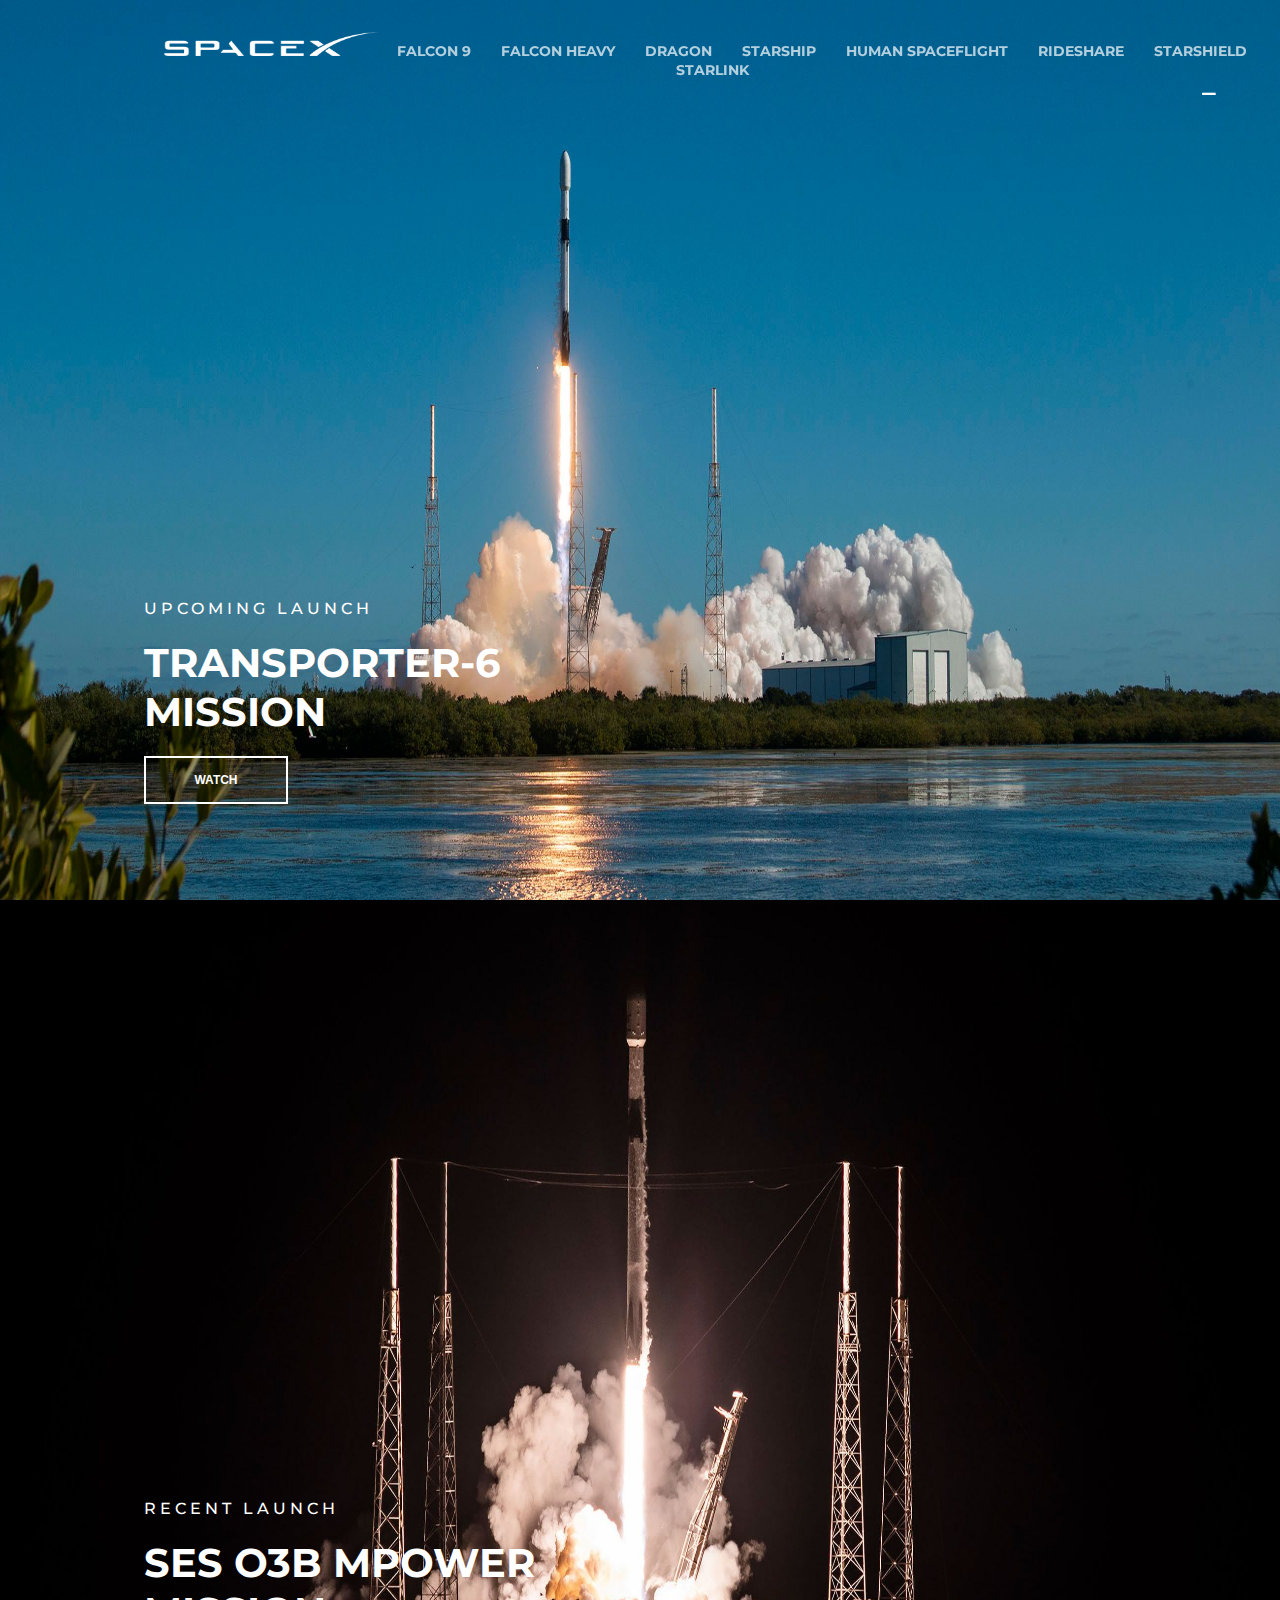
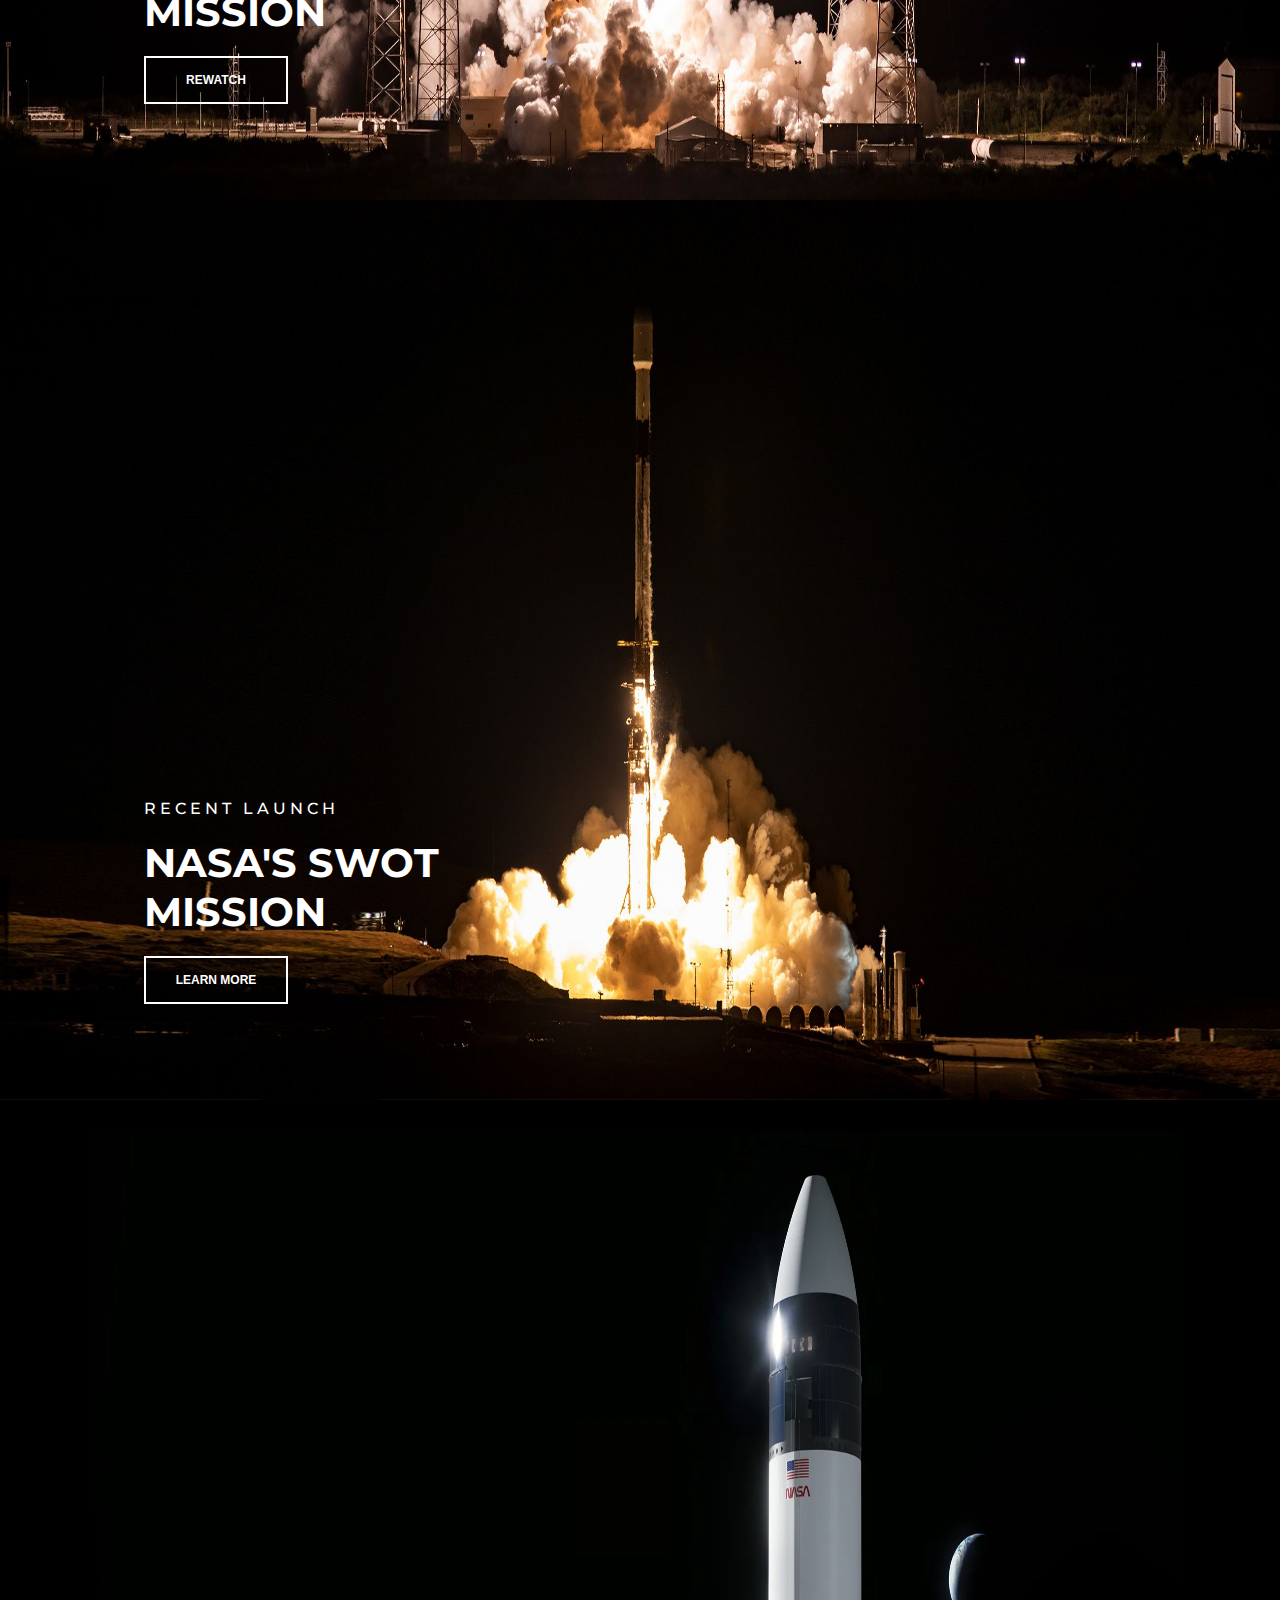
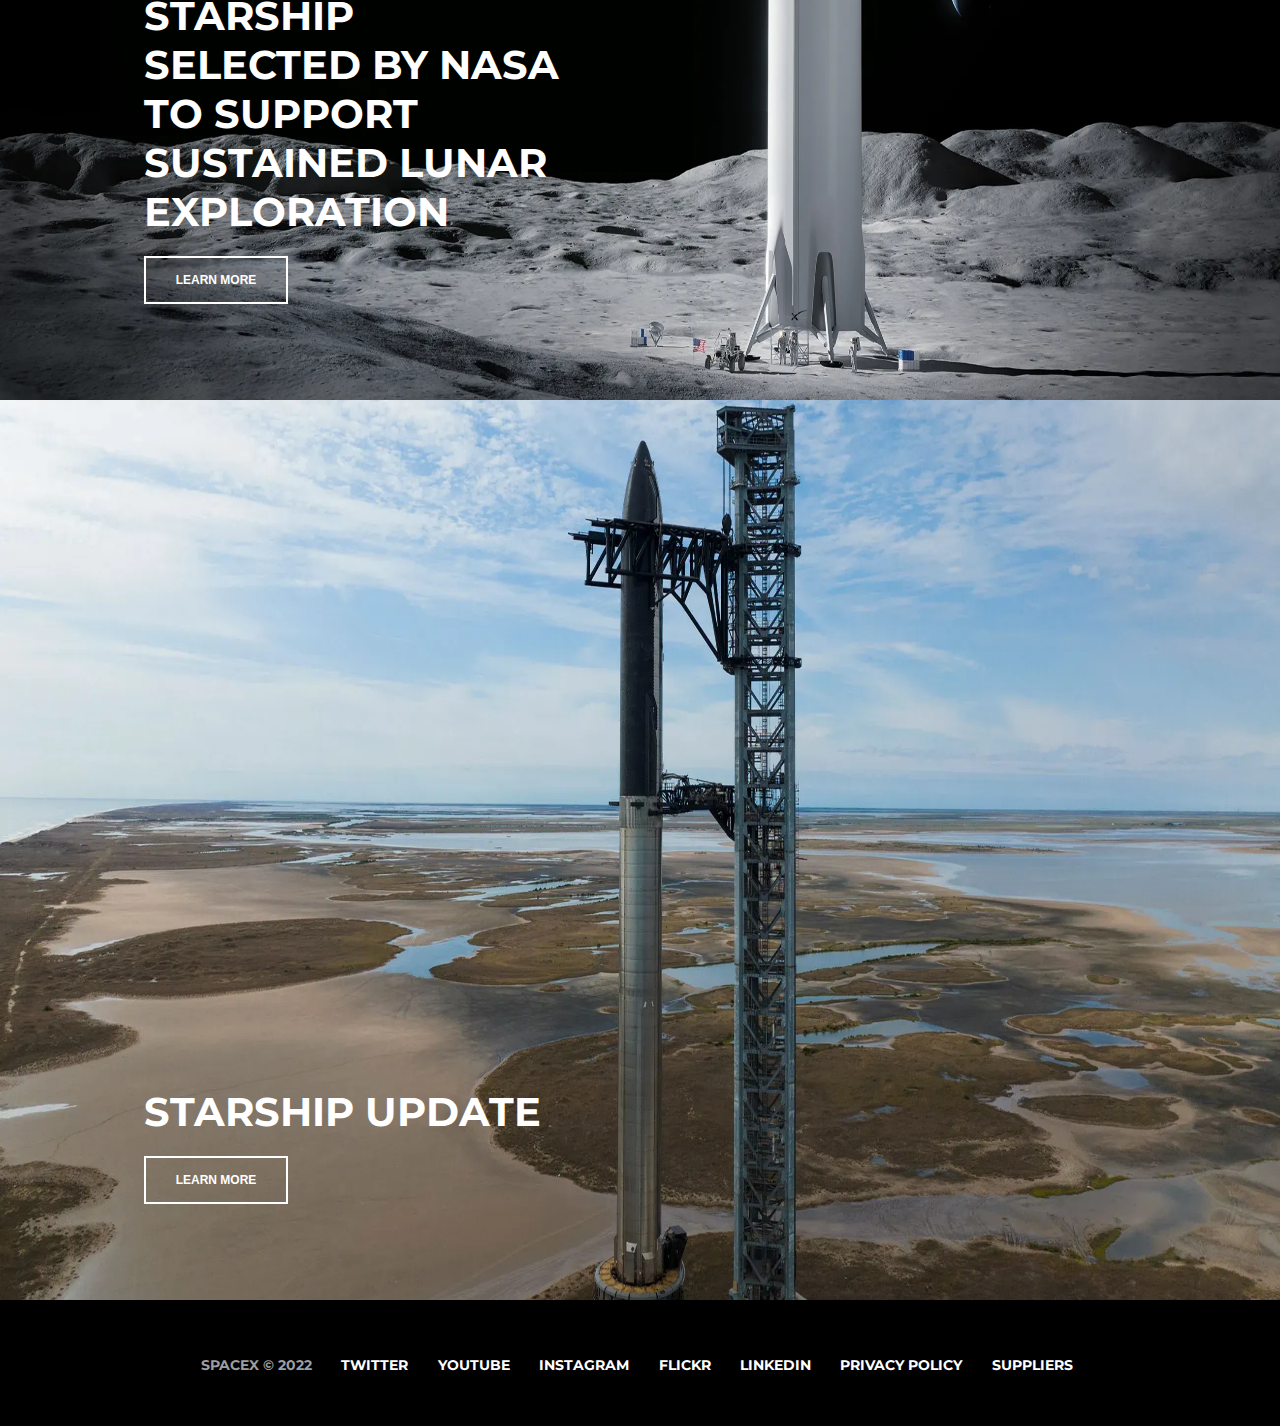
<file: index.html>
<!DOCTYPE html>
<html lang="en">

<head>
    <meta charset="UTF-8">
    <meta http-equiv="X-UA-Compatible" content="IE=edge">
    <meta name="viewport" content="width=device-width, initial-scale=1.0">
    <title>SpaceX clone</title>
    <link rel="icon" type="image/png" href="images/spacex logo icon.png">
    <link rel="stylesheet" href="styles.css">
    <link rel="stylesheet" href="header-footer/header.css">
    <link rel="stylesheet" href="https://cdnjs.cloudflare.com/ajax/libs/font-awesome/4.7.0/css/font-awesome.min.css">
</head>

<body>
    <header>
        <nav id="navigation">
            <section id="left_side">
                <a href="index.html"><img src="images/spacex logo.png" alt="SpcaeX Logo"
                        id="navLogo"></a>
                <a class="nav_link" href="falcon 9/index.html">FALCON 9</a>
                <a class="nav_link" href="falcon_heavy/index.html">FALCON HEAVY</a>
                <a class="nav_link" href="dragon/index.html">DRAGON</a>
                <a class="nav_link" href="starship/index.html">STARSHIP</a>
                <a class="nav_link" href="human_spaceflight/index.html">HUMAN SPACEFLIGHT</a>
                <a class="nav_link" href="rideshare/index.html">RIDESHARE</a>
                <a class="nav_link" href="starshield/index.html">STARSHIELD</a>
                <a class="nav_link" href="https://www.starlink.com/">STARLINK</a>
            </section>
            <section id="right_side">
                <i class="fa fa-bars" id="menuicon" onclick="menu()"></i>
                <nav id="menubar">
                    <ul><a href="falcon 9/index.html">FALCON 9</a></ul>
                    <hr>
                    <ul><a href="falcon_heavy/index.html">FALCON HEAVY</a></ul>
                    <hr>
                    <ul><a href="dragon/index.html">DRAGON</a></ul>
                    <hr>
                    <ul><a href="starship/index.html">STARSHIP</a></ul>
                    <hr>
                    <ul><a href="human_spaceflight/index.html">HUMAN SPACEFLIGHT</a></ul>
                    <hr>
                    <ul><a href="rideshare/index.html">RIDESHARE</a></ul>
                    <hr>
                    <ul><a href="starshield/index.html">STARSHIELD</a></ul>
                    <hr>
                    <ul><a href="https://www.starlink.com/">STARLINK</a></ul>
                    <hr>
                    <ul><a href="mission/index.html">MISSION</a></ul>
                    <hr>
                    <ul><a href="launches/index.html">LAUNCHES</a></ul>
                    <hr>
                    <ul><a href="careers/index.html">CAREERS</a></ul>
                    <hr>
                    <ul><a href="updates/index.html">UPDATES</a></ul>
                    <hr>
                    <ul><a href="https://shop.spacex.com/">SHOP</a></ul>
                    <hr>
                </nav>
            </section>
        </nav>
    </header>
    <main>
        <div class="content" id="TRANSPORTER-6 MISSION">
            <section class="outer_section">
                <img src="images/transporter-6 mission .jpg" alt="TRANSPORTER-6 MISSION IMAGE">
            </section>
            <section class="inner_section">
                <section class="section_description">
                    <h5>UPCOMING LAUNCH</h5>
                    <h1>TRANSPORTER-6 MISSION</h1>
                    <button>WATCH</button>
                </section>

            </section>
        </div>
        <div class="content" id="SES O3B MPOWER MISSION">
            <section class="outer_section">
                <img src="images/ses o3b mpower mission .jpg" alt="SES O3B MPOWER MISSION IMAGE">
            </section>
            <section class="inner_section">

                <section class="section_description">
                    <h5>RECENT LAUNCH</h5>
                    <h1>SES O3B MPOWER MISSION</h1>
                    <button>REWATCH</button>
                </section>

            </section>
        </div>
        <div class="content" id="NASA-S SWOT MISSION">
            <section class="outer_section">
                <img src="images/nasa's s swot mission.jpg" alt="NASA-S SWOT MISSION IMAGE">
            </section>
            <section class="inner_section">

                <section class="section_description">
                    <h5>RECENT LAUNCH</h5>
                    <h1>NASA'S SWOT MISSION</h1>
                    <button>LEARN MORE</button>
                </section>

            </section>
        </div>
        <div class="content" id="SUSTAINED LUNAR EXPLORATION">
            <section class="outer_section">
                <img src="images/sustained lunar exploration .webp"
                    alt="STARSHIP SELECTED BY NASA TO SUPPORT SUSTAINED LUNAR EXPLORATION IMAGE">
            </section>
            <section class="inner_section">

                <section class="section_description">
                    <h5></h5>
                    <h1>STARSHIP SELECTED BY NASA TO SUPPORT SUSTAINED LUNAR EXPLORATION</h1>
                    <button>LEARN MORE</button>
                </section>

            </section>
        </div>
        <div class="content" id="STARSHIP UPDATE">
            <section class="outer_section">
                <img src="images/starship update .webp" alt="STARSHIP UPDATE IMAGE">
            </section>
            <section class="inner_section">

                <section class="section_description">
                    <h5></h5>
                    <h1>STARSHIP UPDATE</h1>
                    <button>LEARN MORE</button>
                </section>

            </section>
        </div>
    </main>
    <footer>
        <span>SPACEX © 2022</span>
        <a href="#">TWITTER</a>
        <a href="#">YOUTUBE</a>
        <a href="#">INSTAGRAM</a>
        <a href="#">FLICKR</a>
        <a href="#">LINKEDIN</a>
        <a href="#">PRIVACY POLICY</a>
        <a href="#">SUPPLIERS</a>
    </footer>
    <script src="javascript/script.js"></script>
    <style>
        @keyframes in {
            from {
                opacity: 0;
                transform: translateX(5em);
            }

            to {
                opacity: 1;
                transform: translateX(0);
            }
        }

        @keyframes out {
            from {
                opacity: 1;
                transform: translateX(0);
            }

            to {
                opacity: 0;
                transform: translateX(5em);
            }
        }
    </style>
</body>

</html>
</file>
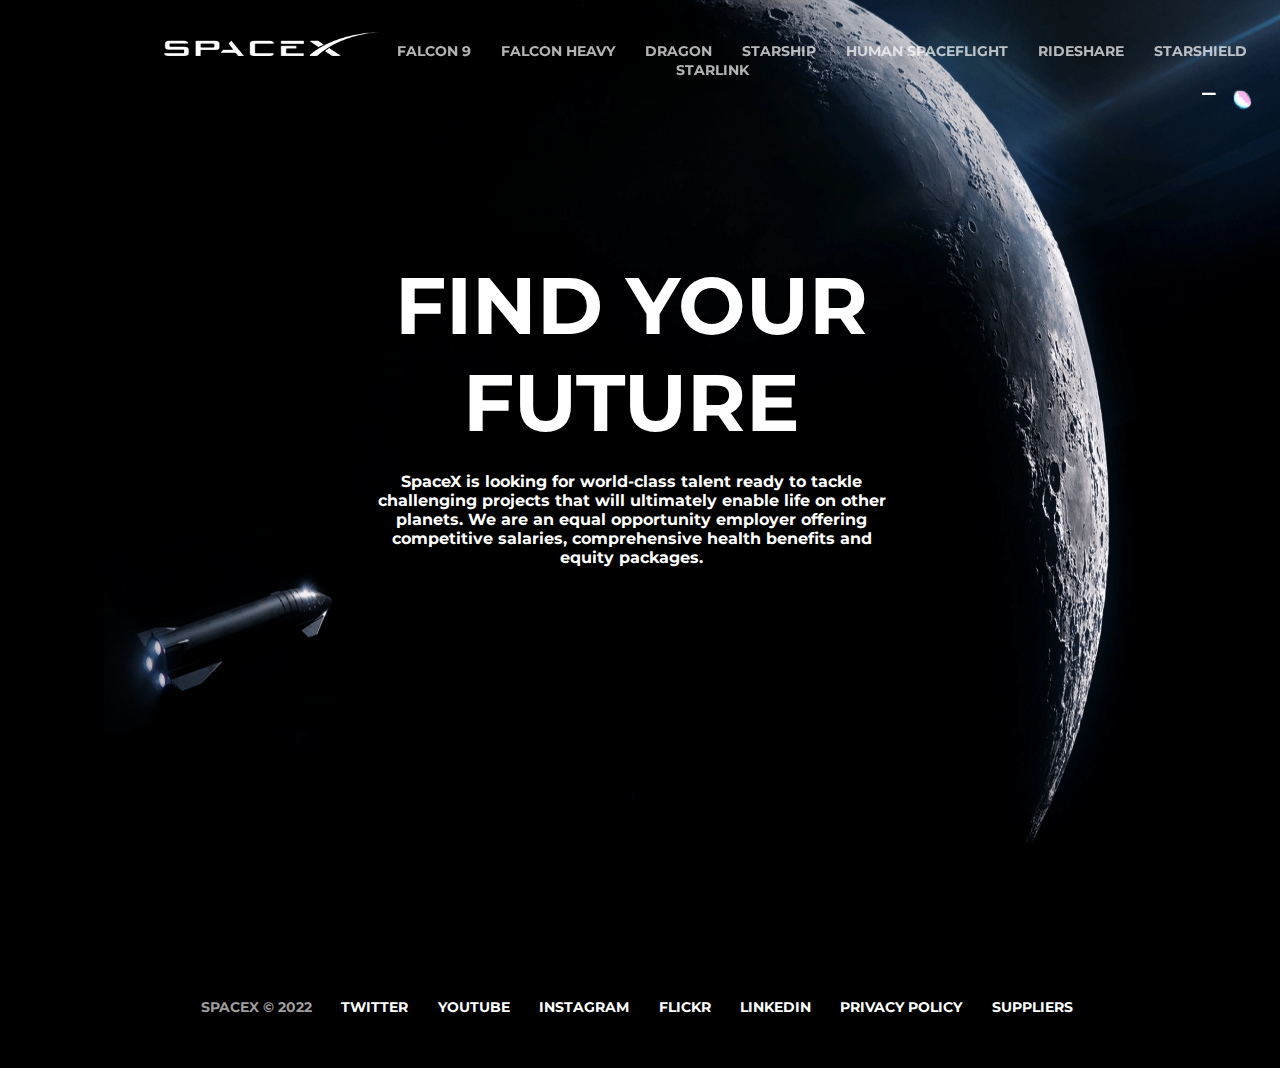
<file: careers/index.html>
<!DOCTYPE html>
<html lang="en">

<head>
    <meta charset="UTF-8">
    <meta http-equiv="X-UA-Compatible" content="IE=edge">
    <meta name="viewport" content="width=device-width, initial-scale=1.0">
    <title>SpaceX - Careers</title>
    <link rel="icon" type="image/png" href="../images/spacex logo icon.png">
    <link rel="stylesheet" href="styles.css">
    <link rel="stylesheet" href="../header-footer/header.css">
    <link rel="stylesheet" href="../header-footer/footer.css">
    <link rel="stylesheet" href="https://cdnjs.cloudflare.com/ajax/libs/font-awesome/4.7.0/css/font-awesome.min.css">

<body>
    <header>
        <nav id="navigation">
            <section id="left_side">
                <a href="../index.html"><img src="../images/spacex logo.png" alt="SpcaeX Logo"
                        id="navLogo"></a>
                <a class="nav_link" href="../falcon 9/index.html">FALCON 9</a>
                <a class="nav_link" href="../falcon_heavy/index.html">FALCON HEAVY</a>
                <a class="nav_link" href="../dragon/index.html">DRAGON</a>
                <a class="nav_link" href="../starship/index.html">STARSHIP</a>
                <a class="nav_link" href="../human_spaceflight/index.html">HUMAN SPACEFLIGHT</a>
                <a class="nav_link" href="../rideshare/index.html">RIDESHARE</a>
                <a class="nav_link" href="../starshield/index.html">STARSHIELD</a>
                <a class="nav_link" href="https://www.starlink.com/">STARLINK</a>
            </section>
            <section id="right_side">
                <i class="fa fa-bars" id="menuicon" onclick="menu()"></i>
                <nav id="menubar">
                    <ul><a href="../falcon 9/index.html">FALCON 9</a></ul>
                    <hr>
                    <ul><a href="../falcon_heavy/index.html">FALCON HEAVY</a></ul>
                    <hr>
                    <ul><a href="../dragon/index.html">DRAGON</a></ul>
                    <hr>
                    <ul><a href="../starship/index.html">STARSHIP</a></ul>
                    <hr>
                    <ul><a href="../human_spaceflight/index.html">HUMAN SPACEFLIGHT</a></ul>
                    <hr>
                    <ul><a href="../rideshare/index.html">RIDESHARE</a></ul>
                    <hr>
                    <ul><a href="../starshield/index.html">STARSHIELD</a></ul>
                    <hr>
                    <ul><a href="https://www.starlink.com/">STARLINK</a></ul>
                    <hr>
                    <ul><a href="../mission/index.html">MISSION</a></ul>
                    <hr>
                    <ul><a href="../launches/index.html">LAUNCHES</a></ul>
                    <hr>
                    <ul><a href="../careers/index.html">CAREERS</a></ul>
                    <hr>
                    <ul><a href="../updates/index.html">UPDATES</a></ul>
                    <hr>
                    <ul><a href="https://shop.spacex.com/">SHOP</a></ul>
                    <hr>
                </nav>
            </section>
        </nav>
    </header>
    <main>
        <div class="content">
            <section class="outer_section">
                <img src="SpaceX_Careers_BG.png" alt="CAREERS IMAGE">
            </section>
            <section class="inner_section">
                <section class="section_description section_description_mid">
                    <h1>FIND YOUR FUTURE</h1>
                    <h4>SpaceX is looking for world-class talent ready to tackle challenging
                        projects that will ultimately enable life on other planets.
                        We are an equal opportunity employer offering competitive salaries,
                        comprehensive health benefits and equity packages.</h4>
                </section>
            </section>
        </div>
    </main>
    <footer>
        <span>SPACEX © 2022</span>
        <a href="#">TWITTER</a>
        <a href="#">YOUTUBE</a>
        <a href="#">INSTAGRAM</a>
        <a href="#">FLICKR</a>
        <a href="#">LINKEDIN</a>
        <a href="#">PRIVACY POLICY</a>
        <a href="#">SUPPLIERS</a>
    </footer>
    <script src="../javascript/script.js"></script>
    <style>
        @keyframes in {
            from {
                opacity: 0;
                transform: translateX(5em);
            }

            to {
                opacity: 1;
                transform: translateX(0);
            }
        }

        @keyframes out {
            from {
                opacity: 1;
                transform: translateX(0);
            }

            to {
                opacity: 0;
                transform: translateX(5em);
            }
        }
    </style>
</body>

</html>
</file>
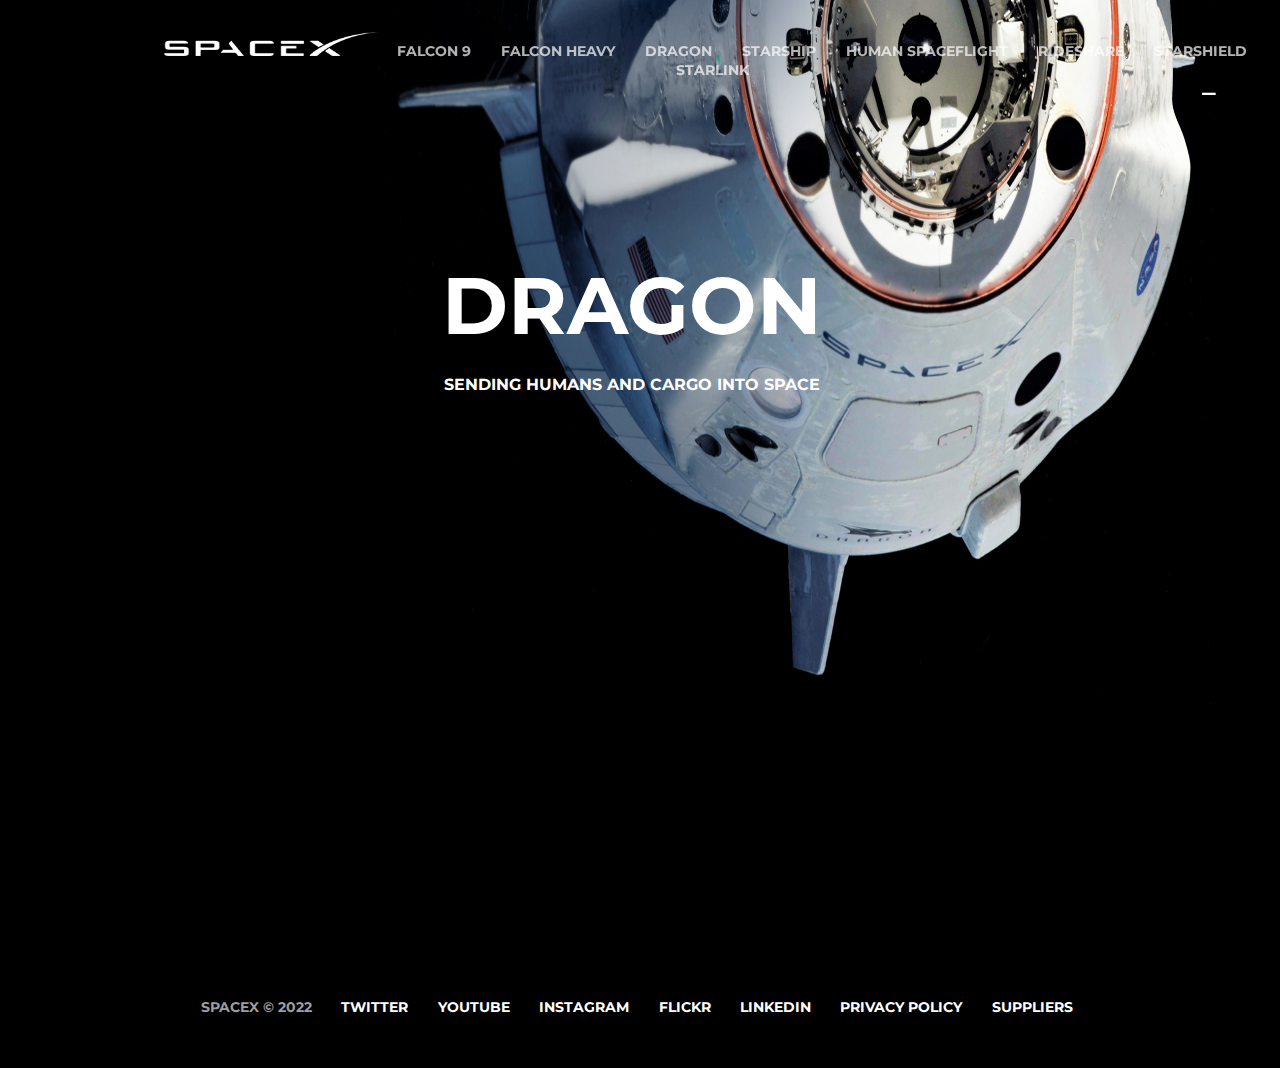
<file: dragon/index.html>
<!DOCTYPE html>
<html lang="en">

<head>
    <meta charset="UTF-8">
    <meta http-equiv="X-UA-Compatible" content="IE=edge">
    <meta name="viewport" content="width=device-width, initial-scale=1.0">
    <title>SpaceX - Dragon</title>
    <link rel="icon" type="image/png" href="../images/spacex logo icon.png">
    <link rel="stylesheet" href="styles.css">
    <link rel="stylesheet" href="../header-footer/header.css">
    <link rel="stylesheet" href="../header-footer/footer.css">
    <link rel="stylesheet" href="https://cdnjs.cloudflare.com/ajax/libs/font-awesome/4.7.0/css/font-awesome.min.css">

<body>
    <header>
        <nav id="navigation">
            <section id="left_side">
                <a href="../index.html"><img src="../images/spacex logo.png" alt="SpcaeX Logo"
                        id="navLogo"></a>
                <a class="nav_link" href="../falcon 9/index.html">FALCON 9</a>
                <a class="nav_link" href="../falcon_heavy/index.html">FALCON HEAVY</a>
                <a class="nav_link" href="../dragon/index.html">DRAGON</a>
                <a class="nav_link" href="../starship/index.html">STARSHIP</a>
                <a class="nav_link" href="../human_spaceflight/index.html">HUMAN SPACEFLIGHT</a>
                <a class="nav_link" href="../rideshare/index.html">RIDESHARE</a>
                <a class="nav_link" href="../starshield/index.html">STARSHIELD</a>
                <a class="nav_link" href="https://www.starlink.com/">STARLINK</a>
            </section>
            <section id="right_side">
                <i class="fa fa-bars" id="menuicon" onclick="menu()"></i>
                <nav id="menubar">
                    <ul><a href="../falcon 9/index.html">FALCON 9</a></ul>
                    <hr>
                    <ul><a href="../falcon_heavy/index.html">FALCON HEAVY</a></ul>
                    <hr>
                    <ul><a href="../dragon/index.html">DRAGON</a></ul>
                    <hr>
                    <ul><a href="../starship/index.html">STARSHIP</a></ul>
                    <hr>
                    <ul><a href="../human_spaceflight/index.html">HUMAN SPACEFLIGHT</a></ul>
                    <hr>
                    <ul><a href="../rideshare/index.html">RIDESHARE</a></ul>
                    <hr>
                    <ul><a href="../starshield/index.html">STARSHIELD</a></ul>
                    <hr>
                    <ul><a href="https://www.starlink.com/">STARLINK</a></ul>
                    <hr>
                    <ul><a href="../mission/index.html">MISSION</a></ul>
                    <hr>
                    <ul><a href="../launches/index.html">LAUNCHES</a></ul>
                    <hr>
                    <ul><a href="../careers/index.html">CAREERS</a></ul>
                    <hr>
                    <ul><a href="../updates/index.html">UPDATES</a></ul>
                    <hr>
                    <ul><a href="https://shop.spacex.com/">SHOP</a></ul>
                    <hr>
                </nav>
            </section>
        </nav>
    </header>
    <main>
        <div class="content">
            <section class="outer_section">
                <img src="dragon_feature.jpg" alt="DRAGON IMAGE">
            </section>
            <section class="inner_section">
                <section class="section_description section_description_mid">
                    <h1>DRAGON</h1>
                    <h4>SENDING HUMANS AND CARGO INTO SPACE</h4>
                </section>
            </section>
        </div>
    </main>
    <footer>
        <span>SPACEX © 2022</span>
        <a href="#">TWITTER</a>
        <a href="#">YOUTUBE</a>
        <a href="#">INSTAGRAM</a>
        <a href="#">FLICKR</a>
        <a href="#">LINKEDIN</a>
        <a href="#">PRIVACY POLICY</a>
        <a href="#">SUPPLIERS</a>
    </footer>
    <script src="../javascript/script.js"></script>
    <style>
        @keyframes in {
            from {
                opacity: 0;
                transform: translateX(5em);
            }

            to {
                opacity: 1;
                transform: translateX(0);
            }
        }

        @keyframes out {
            from {
                opacity: 1;
                transform: translateX(0);
            }

            to {
                opacity: 0;
                transform: translateX(5em);
            }
        }
    </style>
</body>

</html>
</file>
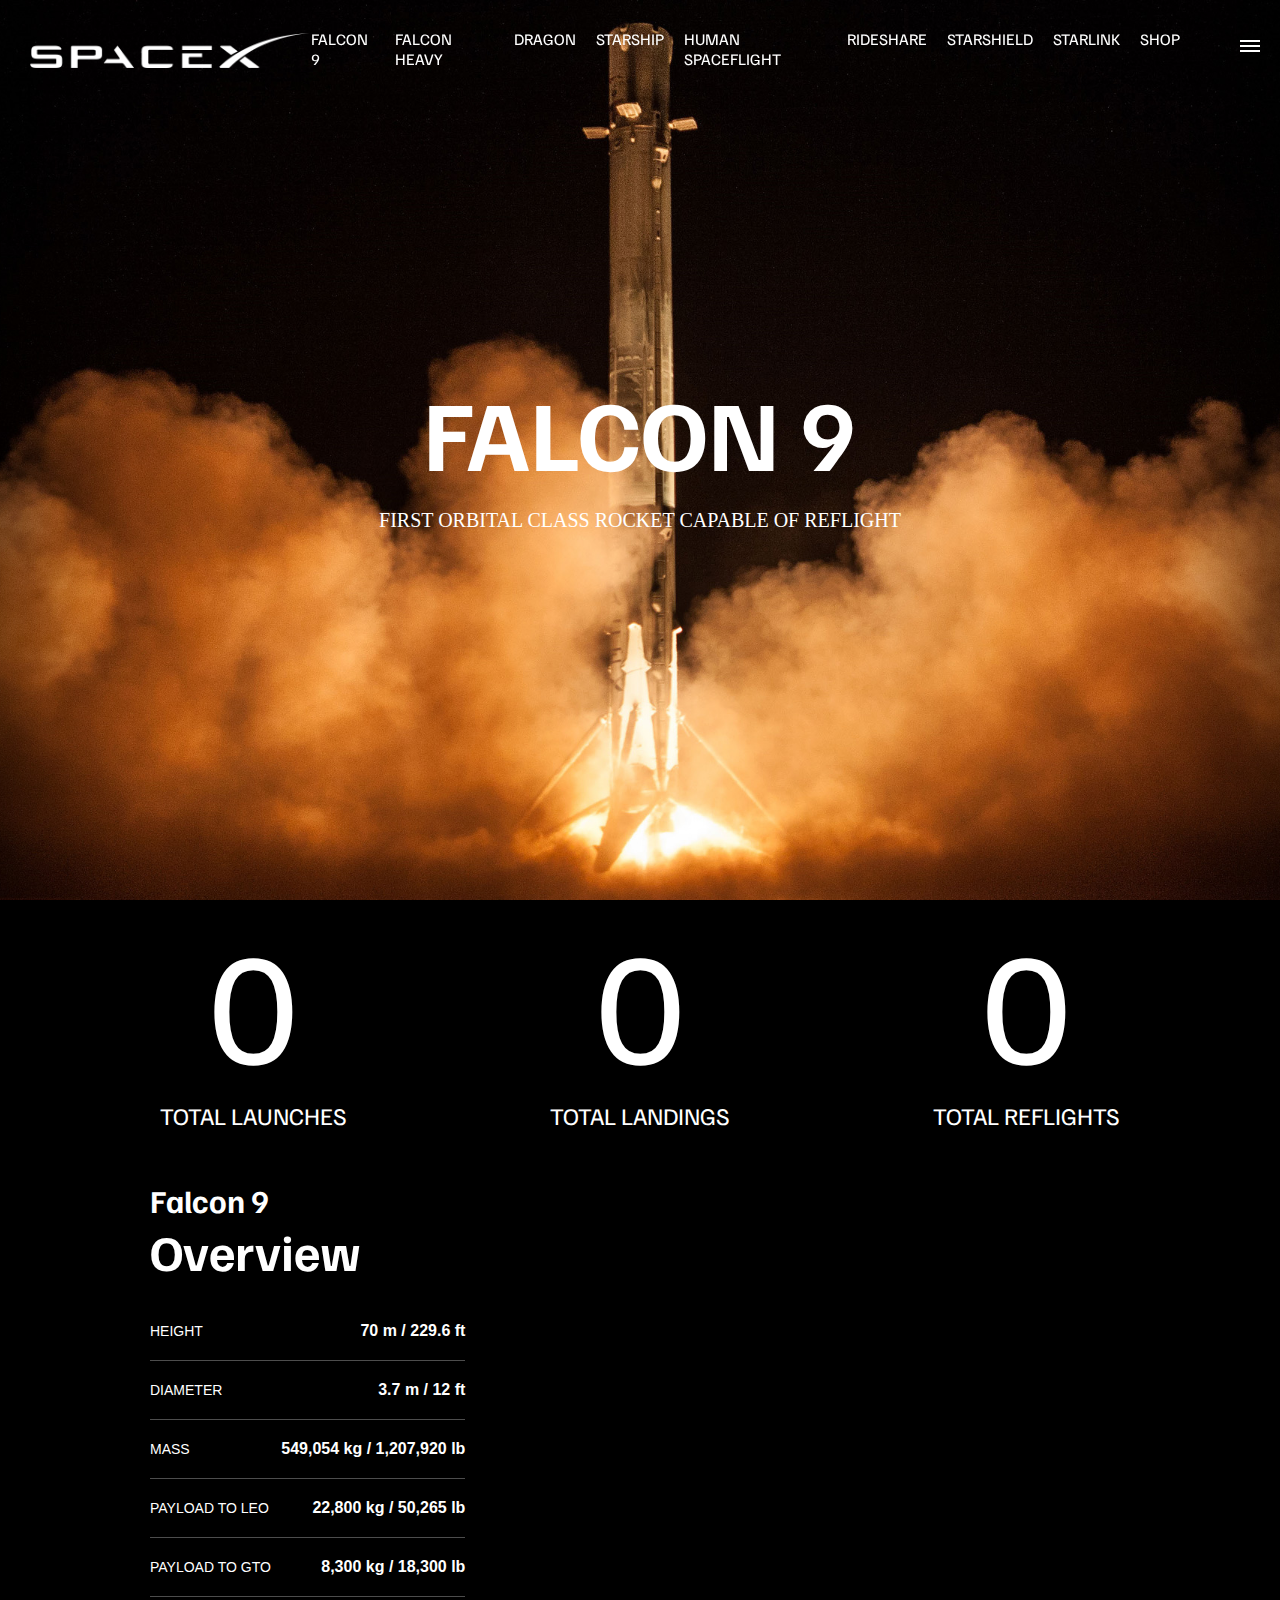
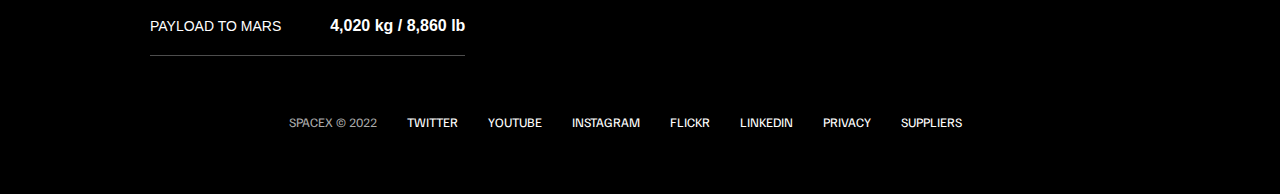
<file: falcon 9/index.html>
<!DOCTYPE html>
<html lang="en">
  <head>
    <meta charset="UTF-8" />
    <meta http-equiv="X-UA-Compatible" content="IE=edge" />
    <meta name="viewport" content="width=device-width, initial-scale=1.0" />
    <link rel="stylesheet" href="style.css" />
    <link rel="icon" type="image/png" href="../images/spacex logo icon.png">
    
    <title>SpaceX - Falcon 9</title>
  </head>
  <body>
    <div id="overlay"></div>
   
    <header class="main-header">
      <div class="logo">
        <a href="../index.html"><img src="../images/spacex logo.png" alt="SpcaeX Logo" id="navLogo" style="height: 35px;"></a>
      </div>
      <nav class="desktop-main-menu">
        <ul>
          <li><a href="../falcon 9/index.html">Falcon 9</a></li>
          <li><a href="../falcon_heavy/index.html">Falcon Heavy</a></li>
          <li><a href="../dragon/index.html">Dragon</a></li>
          <li><a href="../starship/index.html">Starship</a></li>
          <li><a href="../human_spaceflight/index.html">Human Spaceflight</a></li>
          <li><a href="../rideshare/index.html">Rideshare</a></li>
          <li><a href="../starshield/index.html">Starshield</a></li>
          <li><a href="https://www.starlink.com/">Starlink</a></li>
          <li><a href="https://shop.spacex.com/">Shop</a></li>
        </ul>
      </nav>
    </header>

    
    <button id="menu-btn" class="hamburger" type="button">
      <span class="hamburger-top"></span>
      <span class="hamburger-middle"></span>
      <span class="hamburger-bottom"></span>
    </button>

    <section class="section-animate bg-falcon-9"></section>
    <div class="section-inner-center">
      <h3>Falcon 9</h3>
      <p>First orbital class rocket capable of reflight</p>
    </div>

    <div class="stats">
     
      <div>
        <span class="counter" data-target="193">0</span>
        <h4>Total Launches</h4>
      </div>
      <div>
        <span class="counter" data-target="151">0</span>
        <h4>Total Landings</h4>
      </div>
      <div>
        <span class="counter" data-target="130">0</span>
        <h4>Total Reflights</h4>
      </div>
    </div>


    <div class="section-inner">
      <div id="reveal-overview" class="inner-left-middle">
        <h1 class="over-header js-stagger">Falcon 9</h1>
        <h2 class="js-stagger">Overview</h2>
        <table class="data additional-toggle" style="display: table;">
          <tbody>
            <tr class="js-stagger">
              <td>HEIGHT</td>
              <td>70 m <span>/ 229.6 ft</span></td>
            </tr>
            <tr class="js-stagger">
              <td>DIAMETER</td>
              <td>3.7 m <span>/ 12 ft</span></td>
            </tr>
            <tr class="js-stagger">
              <td>MASS</td>
              <td>549,054 kg <span>/ 1,207,920 lb</span></td>
            </tr>
            <tr class="js-stagger">
              <td>PAYLOAD TO LEO</td>
              <td>22,800 kg <span>/ 50,265 lb</span></td>
            </tr>
            <tr class="js-stagger">
              <td>PAYLOAD TO GTO</td>
              <td>8,300 kg <span>/ 18,300 lb</span></td>
            </tr>
            <tr class="js-stagger">
              <td>PAYLOAD TO MARS</td>
              <td>4,020 kg <span>/ 8,860 lb</span></td>
            </tr>
          </tbody>
        </table>
      </div>
    </div>


    
    

    <footer>
      <script src="script.js"></script>
      <ul>
        <li>SpaceX &copy; 2022</li>
        <li><a href="#">Twitter</a></li>
        <li><a href="#">YouTube</a></li>
        <li><a href="#">Instagram</a></li>
        <li><a href="#">Flickr</a></li>
        <li><a href="#">LinkedIn</a></li>
        <li><a href="#">Privacy</a></li>
        <li><a href="#">Suppliers</a></li>
      </ul>
    </footer>
  </body>
</html>
</file>
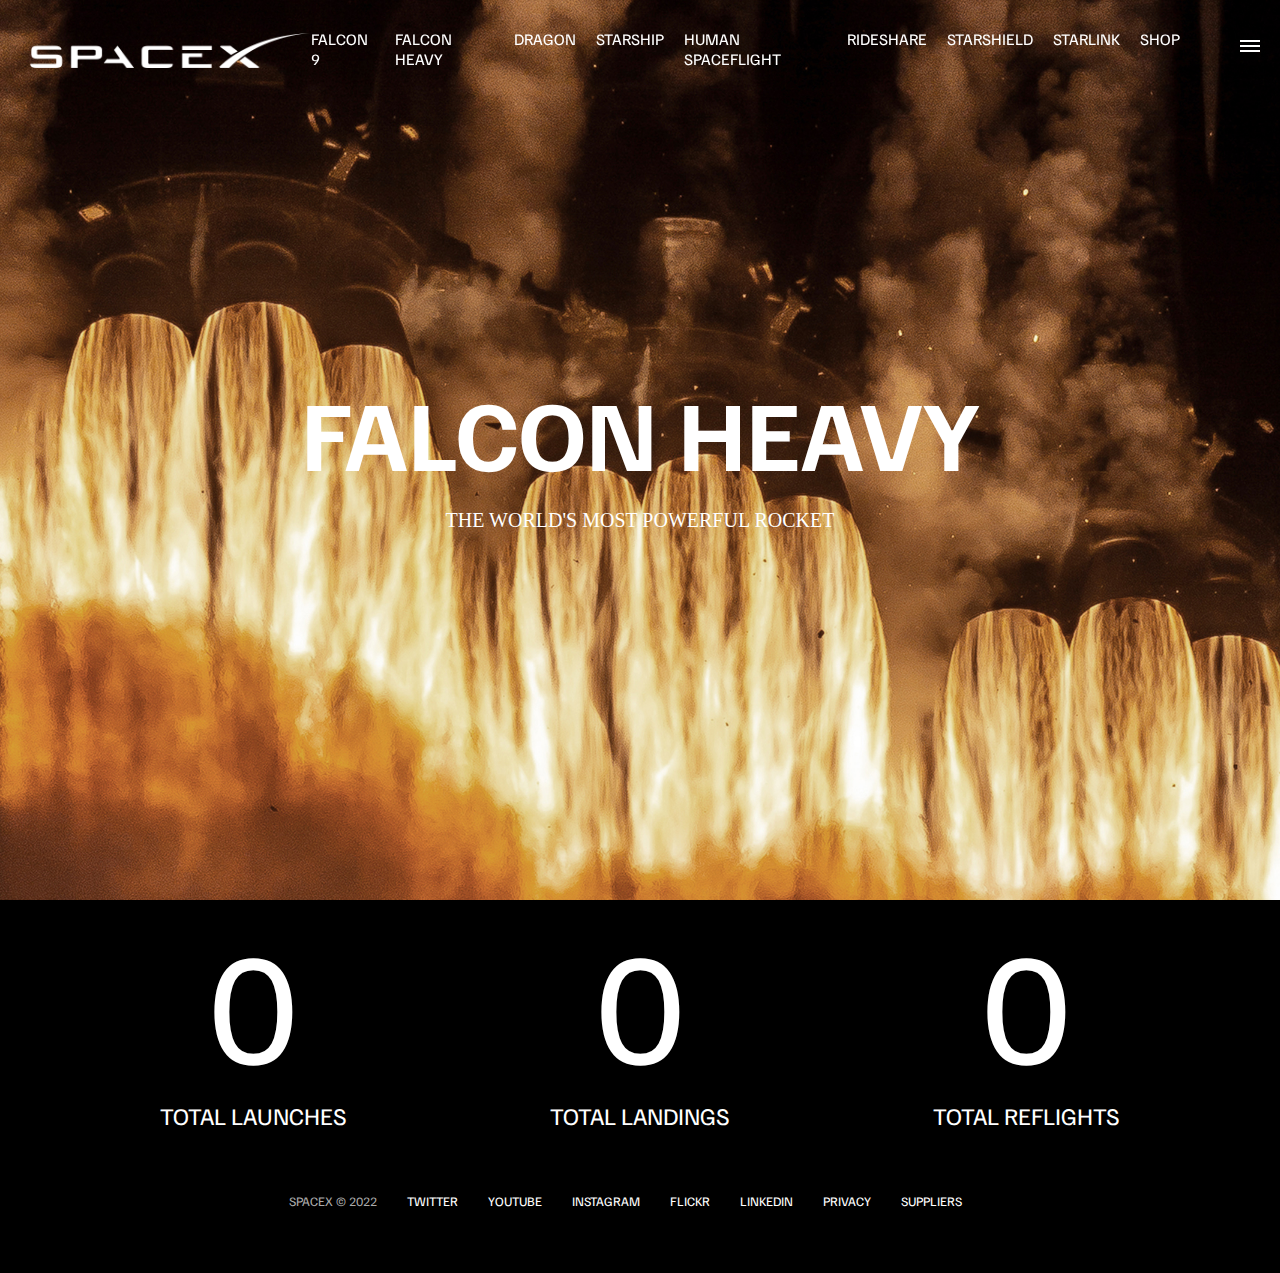
<file: falcon_heavy/index.html>
<!DOCTYPE html>
<html lang="en">
  <head>
    <meta charset="UTF-8" />
    <meta http-equiv="X-UA-Compatible" content="IE=edge" />
    <meta name="viewport" content="width=device-width, initial-scale=1.0" />
    <link rel="stylesheet" href="styles.css" />
    <link rel="icon" type="image/png" href="../images/spacex logo icon.png">
    
    <title>SpaceX - Falcon Heavy</title>
  </head>
  <body>
    <div id="overlay"></div>
   
    <header class="main-header">
      <div class="logo">
        <a href="../index.html"><img src="../images/spacex logo.png" alt="SpcaeX Logo" id="navLogo" style="height: 35px;"></a>
      </div>
      <nav class="desktop-main-menu">
        <ul>
          <li><a href="../falcon 9/index.html">Falcon 9</a></li>
          <li><a href="../falcon_heavy/index.html">Falcon Heavy</a></li>
          <li><a href="../dragon/index.html">Dragon</a></li>
          <li><a href="../starship/index.html">Starship</a></li>
          <li><a href="../human_spaceflight/index.html">Human Spaceflight</a></li>
          <li><a href="../rideshare/index.html">Rideshare</a></li>
          <li><a href="../starshield/index.html">Starshield</a></li>
          <li><a href="https://www.starlink.com/">Starlink</a></li>
          <li><a href="https://shop.spacex.com/">Shop</a></li>
        </ul>
      </nav>
    </header>

    
    <button id="menu-btn" class="hamburger" type="button">
      <span class="hamburger-top"></span>
      <span class="hamburger-middle"></span>
      <span class="hamburger-bottom"></span>
    </button>

    <section class="section-animate bg-falcon-9"></section>
    <div class="section-inner-center">
      <h3>FALCON HEAVY</h3>
      <p>The world's most powerful rocket</p>
    </div>

    <div class="stats">
      <div>
        <span class="counter" data-target="4">0</span>
        <h4>Total Launches</h4>
      </div>
      <div>
        <span class="counter" data-target="9">0</span>
        <h4>Total Landings</h4>
      </div>
      <div>
        <span class="counter" data-target="4">0</span>
        <h4>Total Reflights</h4>
      </div>
    </div>

    

    <footer>
      <script src="script.js"></script>
      <ul>
        <li>SpaceX &copy; 2022</li>
        <li><a href="#">Twitter</a></li>
        <li><a href="#">YouTube</a></li>
        <li><a href="#">Instagram</a></li>
        <li><a href="#">Flickr</a></li>
        <li><a href="#">LinkedIn</a></li>
        <li><a href="#">Privacy</a></li>
        <li><a href="#">Suppliers</a></li>
      </ul>
    </footer>
  </body>
</html>
</file>
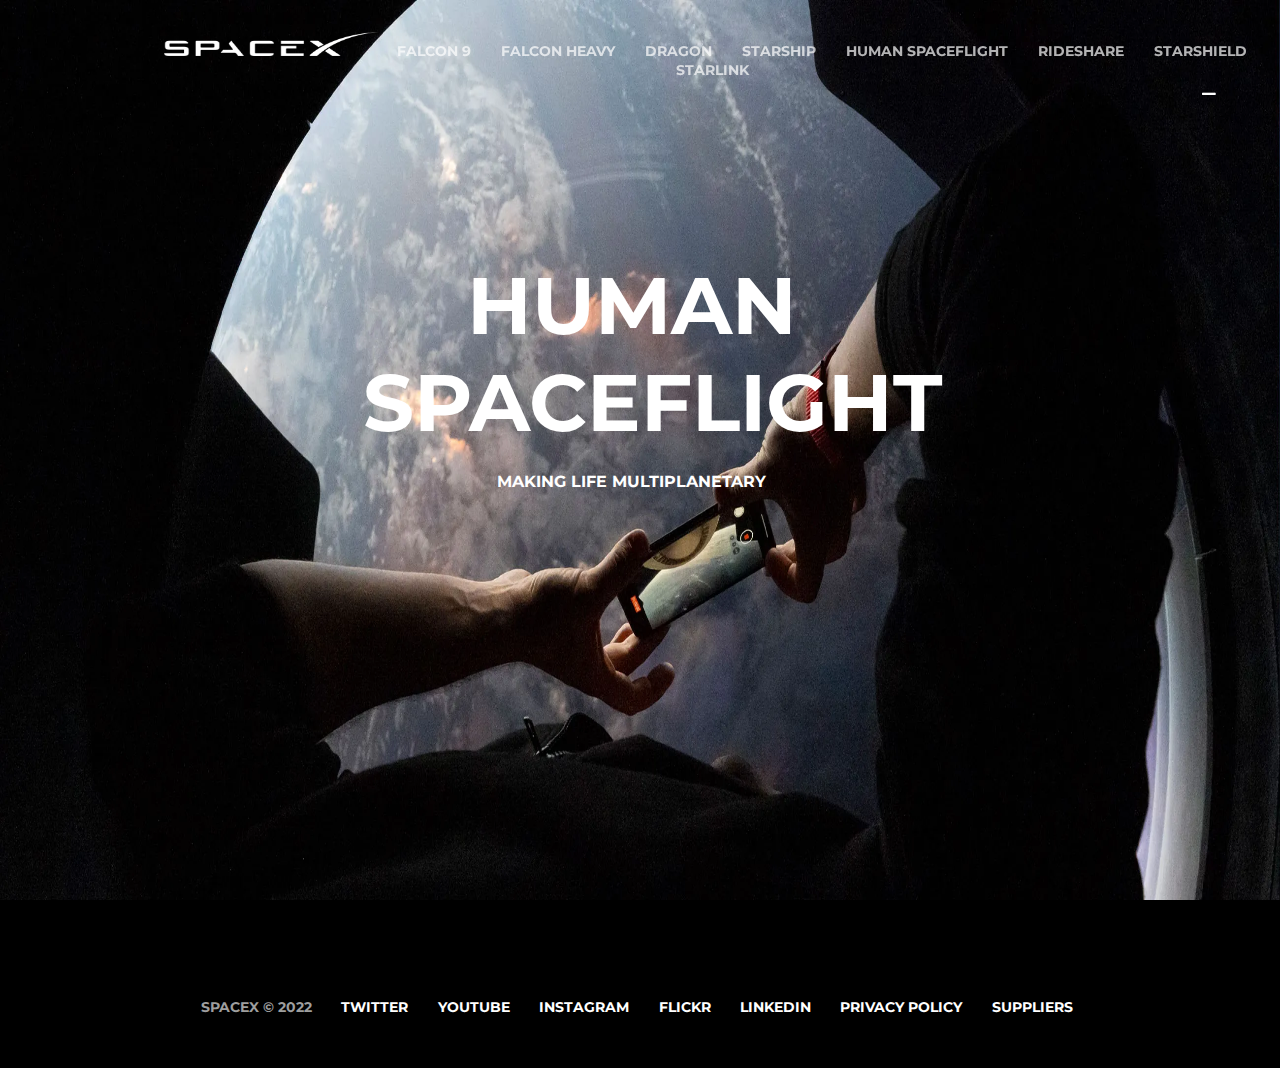
<file: human_spaceflight/index.html>
<!DOCTYPE html>
<html lang="en">

<head>
    <meta charset="UTF-8">
    <meta http-equiv="X-UA-Compatible" content="IE=edge">
    <meta name="viewport" content="width=device-width, initial-scale=1.0">
    <title>SpaceX - HUMAN SPACEFLIGHT</title>
    <link rel="icon" type="image/png" href="../images/spacex logo icon.png">
    <link rel="stylesheet" href="styles.css">
    <link rel="stylesheet" href="../header-footer/header.css">
    <link rel="stylesheet" href="../header-footer/footer.css">
    <link rel="stylesheet" href="https://cdnjs.cloudflare.com/ajax/libs/font-awesome/4.7.0/css/font-awesome.min.css">

<body>
    <header>
        <nav id="navigation">
            <section id="left_side">
                <a href="../index.html"><img src="../images/spacex logo.png" alt="SpcaeX Logo"
                        id="navLogo"></a>
                <a class="nav_link" href="../falcon 9/index.html">FALCON 9</a>
                <a class="nav_link" href="../falcon_heavy/index.html">FALCON HEAVY</a>
                <a class="nav_link" href="../dragon/index.html">DRAGON</a>
                <a class="nav_link" href="../starship/index.html">STARSHIP</a>
                <a class="nav_link" href="../human_spaceflight/index.html">HUMAN SPACEFLIGHT</a>
                <a class="nav_link" href="../rideshare/index.html">RIDESHARE</a>
                <a class="nav_link" href="../starshield/index.html">STARSHIELD</a>
                <a class="nav_link" href="https://www.starlink.com/">STARLINK</a>
            </section>
            <section id="right_side">
                <i class="fa fa-bars" id="menuicon" onclick="menu()"></i>
                <nav id="menubar">
                    <ul><a href="../falcon 9/index.html">FALCON 9</a></ul>
                    <hr>
                    <ul><a href="../falcon_heavy/index.html">FALCON HEAVY</a></ul>
                    <hr>
                    <ul><a href="../dragon/index.html">DRAGON</a></ul>
                    <hr>
                    <ul><a href="../starship/index.html">STARSHIP</a></ul>
                    <hr>
                    <ul><a href="../human_spaceflight/index.html">HUMAN SPACEFLIGHT</a></ul>
                    <hr>
                    <ul><a href="../rideshare/index.html">RIDESHARE</a></ul>
                    <hr>
                    <ul><a href="../starshield/index.html">STARSHIELD</a></ul>
                    <hr>
                    <ul><a href="https://www.starlink.com/">STARLINK</a></ul>
                    <hr>
                    <ul><a href="../mission/index.html">MISSION</a></ul>
                    <hr>
                    <ul><a href="../launches/index.html">LAUNCHES</a></ul>
                    <hr>
                    <ul><a href="../careers/index.html">CAREERS</a></ul>
                    <hr>
                    <ul><a href="../updates/index.html">UPDATES</a></ul>
                    <hr>
                    <ul><a href="https://shop.spacex.com/">SHOP</a></ul>
                    <hr>
                </nav>
            </section>
        </nav>
    </header>
    <main>
        <div class="content">
            <section class="outer_section">
                <img src="HSF.webp" alt="HUMAN SPACEFLIGHT IMAGE">
            </section>
            <section class="inner_section">
                <section class="section_description section_description_mid">
                    <h1>HUMAN SPACEFLIGHT</h1>
                    <h4>MAKING LIFE MULTIPLANETARY</h4>
                </section>
            </section>
        </div>
    </main>
    <footer>
        <span>SPACEX © 2022</span>
        <a href="#">TWITTER</a>
        <a href="#">YOUTUBE</a>
        <a href="#">INSTAGRAM</a>
        <a href="#">FLICKR</a>
        <a href="#">LINKEDIN</a>
        <a href="#">PRIVACY POLICY</a>
        <a href="#">SUPPLIERS</a>
    </footer>
    <script src="../javascript/script.js"></script>
    <style>
        @keyframes in {
            from {
                opacity: 0;
                transform: translateX(5em);
            }

            to {
                opacity: 1;
                transform: translateX(0);
            }
        }

        @keyframes out {
            from {
                opacity: 1;
                transform: translateX(0);
            }

            to {
                opacity: 0;
                transform: translateX(5em);
            }
        }
    </style>
</body>

</html>
</file>
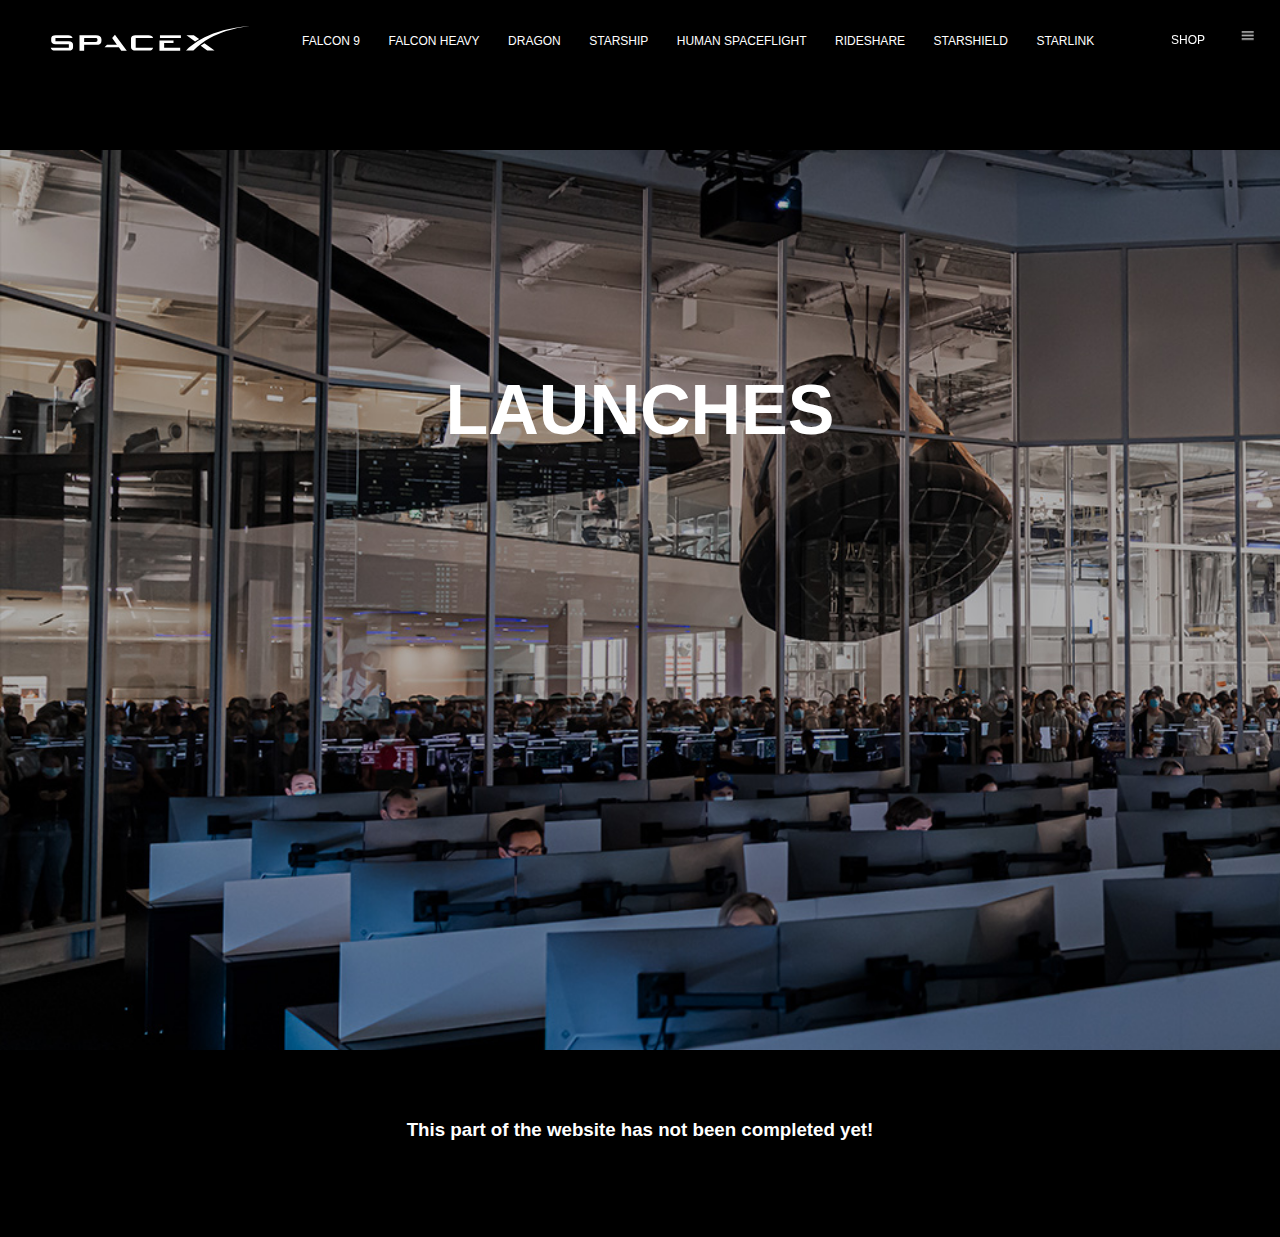
<file: launches/index.html>
<!DOCTYPE html>
<html lang="en">

<head>
  <meta charset="UTF-8">
  <meta http-equiv="X-UA-Compatible" content="IE=edge">
  <meta name="viewport" content="width=device-width, initial-scale=1.0">
  <title>SpaceX - Launches</title>
  <link rel="stylesheet" href="styles.css">
</head>
</head>

<body>
  <header>
    <a href="" class="logo">
      <svg version="1.1" x="0px" y="0px" viewBox="0 0 400 50">
        <title>SpaceX Logo</title>
        <g class="letter_s">
          <path class="fill-white" d="M37.5,30.5H10.9v-6.6h34.3c-0.9-2.8-3.8-5.4-8.9-5.4H11.4c-5.7,0-9,2.1-9,6.7v4.9c0,4,3.4,6.3,8.4,6.3h26.9v7H1.5
              c0.9,3.8,3.8,5.8,9,5.8h27.1c5.7,0,8.5-2.2,8.5-6.9v-4.9C46.1,33.1,42.8,30.8,37.5,30.5z"></path>
        </g>
        <g class="letter_p">
          <path class="fill-white" d="M91.8,18.6H59v30.7h9.3V37.5h24.2c6.7,0,10.4-2.3,10.4-7.7v-3.4C102.8,21.4,98.6,18.6,91.8,18.6z M94.8,28.4
              c0,2.2-0.4,3.4-4,3.4H68.3l0.1-8h22c4,0,4.5,1.2,4.5,3.3V28.4z"></path>
        </g>
        <g class="letter_a">
          <polygon class="fill-white"
            points="129.9,17.3 124.3,24.2 133.8,37.3 114,37.3 109.1,42.5 137.7,42.5 142.6,49.3 153.6,49.3  "></polygon>
        </g>
        <g class="letter_c">
          <path class="fill-white" d="M171.4,23.9h34.8c-0.9-3.6-4.4-5.4-9.4-5.4h-26c-4.5,0-8.8,1.8-8.8,6.7v17.2c0,4.9,4.3,6.7,8.8,6.7h26.3
              c6,0,8.1-1.7,9.1-5.8h-34.8V23.9z"></path>
        </g>
        <g class="letter_e">
          <polygon class="fill-white"
            points="228.3,43.5 228.3,34.1 247,34.1 247,28.9 218.9,28.9 218.9,49.3 260.4,49.3 260.4,43.5  "></polygon>
          <rect class="fill-white" x="219.9" y="18.6" width="41.9" height="5.4"></rect>
        </g>
        <g class="letter_x">
          <path class="fill-white" d="M287.6,18.6H273l17.2,12.6c2.5-1.7,5.4-3.5,8-5L287.6,18.6z"></path>
          <path class="fill-white" d="M308.8,34.3c-2.5,1.7-5,3.6-7.4,5.4l13,9.5h14.7L308.8,34.3z"></path>
        </g>
        <g class="letter_swoosh">
          <path class="fill-white"
            d="M399,0.7c-80,4.6-117,38.8-125.3,46.9l-1.7,1.6h14.8C326.8,9.1,384.3,2,399,0.7L399,0.7z"></path>
        </g>
      </svg>
    </a>
    <nav class="center-nav">
      <a href="../falcon 9/index.html">FALCON 9</a>
      <a href="../falcon_heavy/index.html">FALCON HEAVY</a>
      <a href="../dragon/index.html">DRAGON</a>
      <a href="../starship/index.html">STARSHIP</a>
      <a href="../human_spaceflight/index.html">HUMAN SPACEFLIGHT</a>
      <a href="../rideshare/index.html">RIDESHARE</a>
      <a href="../starshield/index.html">STARSHIELD</a>
      <a href="https://www.starlink.com/">STARLINK</a>
    </nav>
    <nav class="right-nav">
      <a href="https://shop.spacex.com/">SHOP</a>
    </nav>
  </header>
  <div class="shadow"></div>
  <button id="hamburger" onclick="toggle()">|||</button>
  <nav class="mobile-nav">
    <a href="">FALCON 9</a>
    <a href="../falcon 9/index.html">FALCON 9</a>
    <a href="../falcon_heavy/index.html">FALCON HEAVY</a>
    <a href="../dragon/index.html">DRAGON</a>
    <a href="../starship/index.html">STARSHIP</a>
    <a href="../human_spaceflight/index.html">HUMAN SPACEFLIGHT</a>
    <a href="../rideshare/index.html">RIDESHARE</a>
    <a href="../starshield/index.html">STARSHIELD</a>
    <a href="https://www.starlink.com/">STARLINK</a>
    <a href="../mission/index.html">MISSION</a>
    <a href="../launches/index.html">LAUNCHES</a>
    <a href="../careers/index.html">CAREERS</a>
    <a href="../updates/index.html">UPDATES</a>
    <a href="https://shop.spacex.com/">SHOP</a>
  </nav>
  <div class="launches" style="background-image:url('images/launches.jpg')">
    <h3 id="launches-quote">LAUNCHES</h3>
  </div>
  <div>
    <h3 id="down">This part of the website has not been completed yet!</h3>
  </div>
  <script src="nav.js"></script>
</body>

</html>
</file>
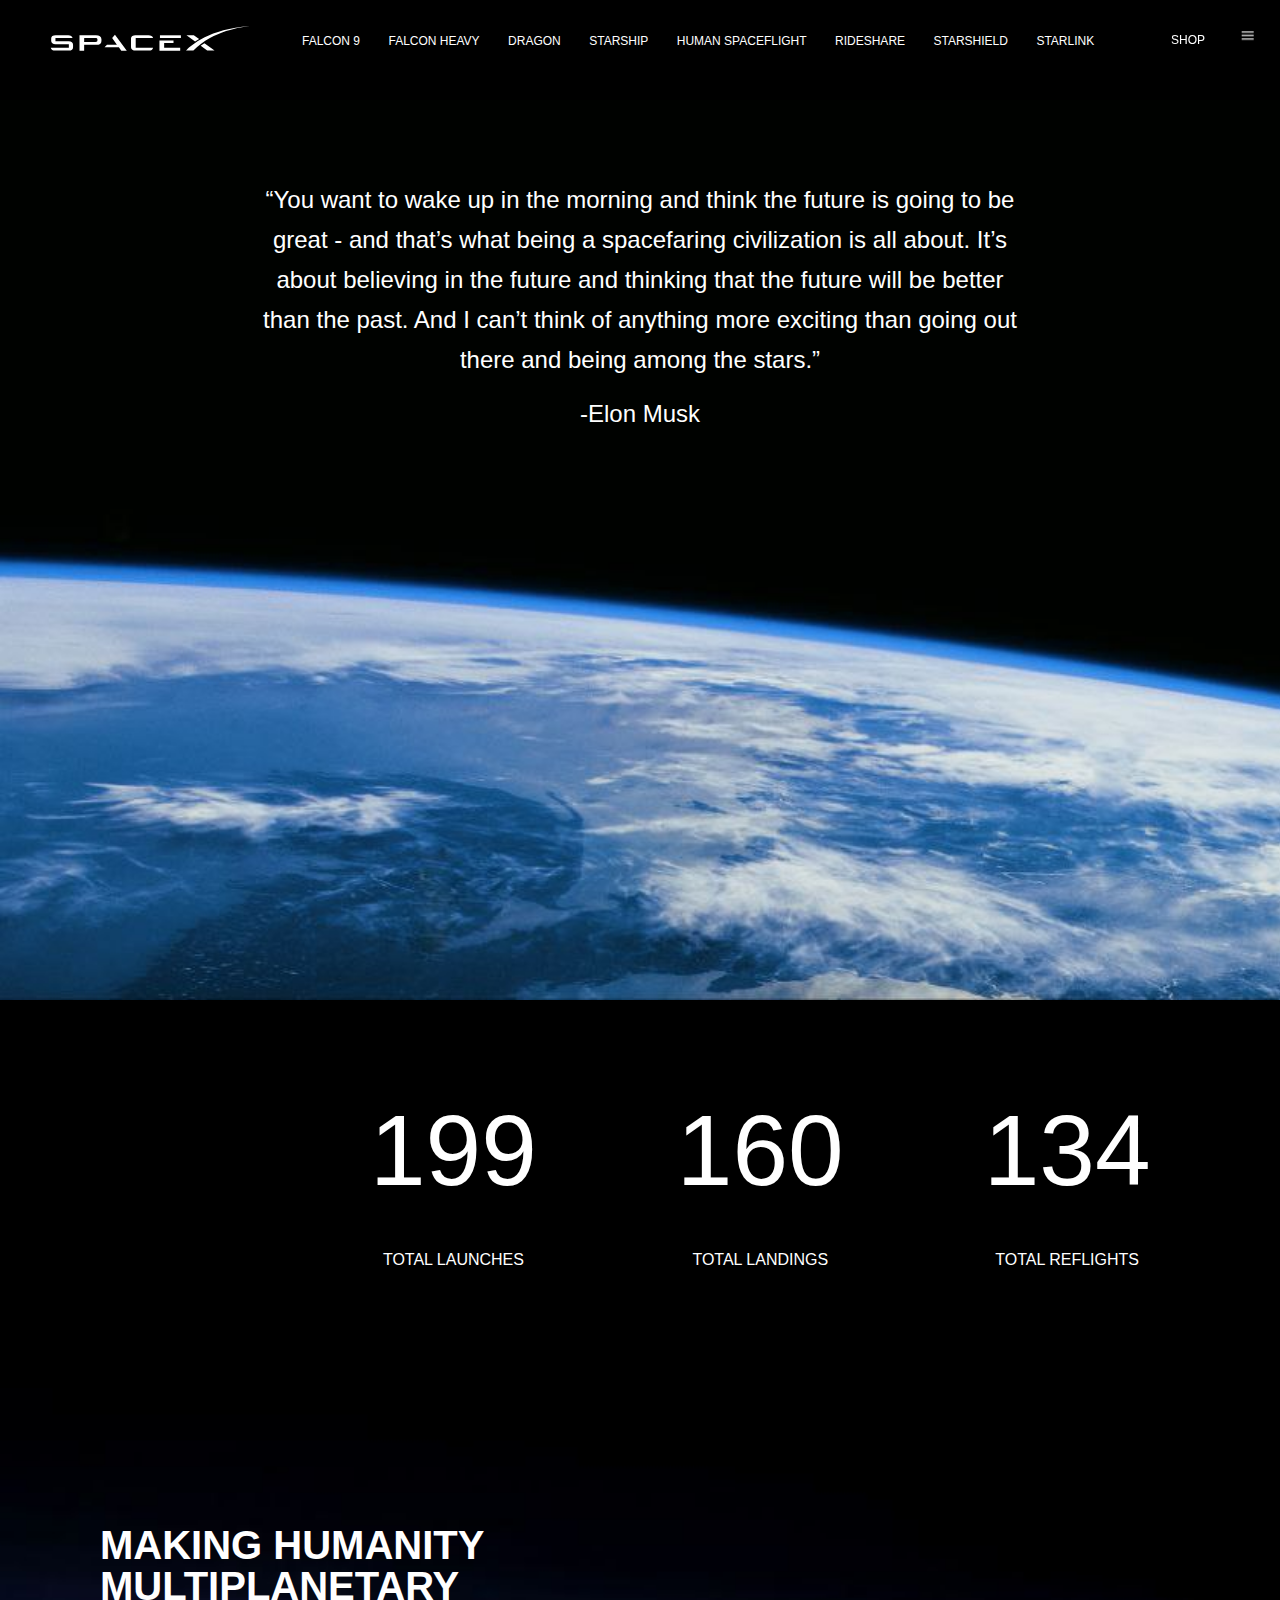
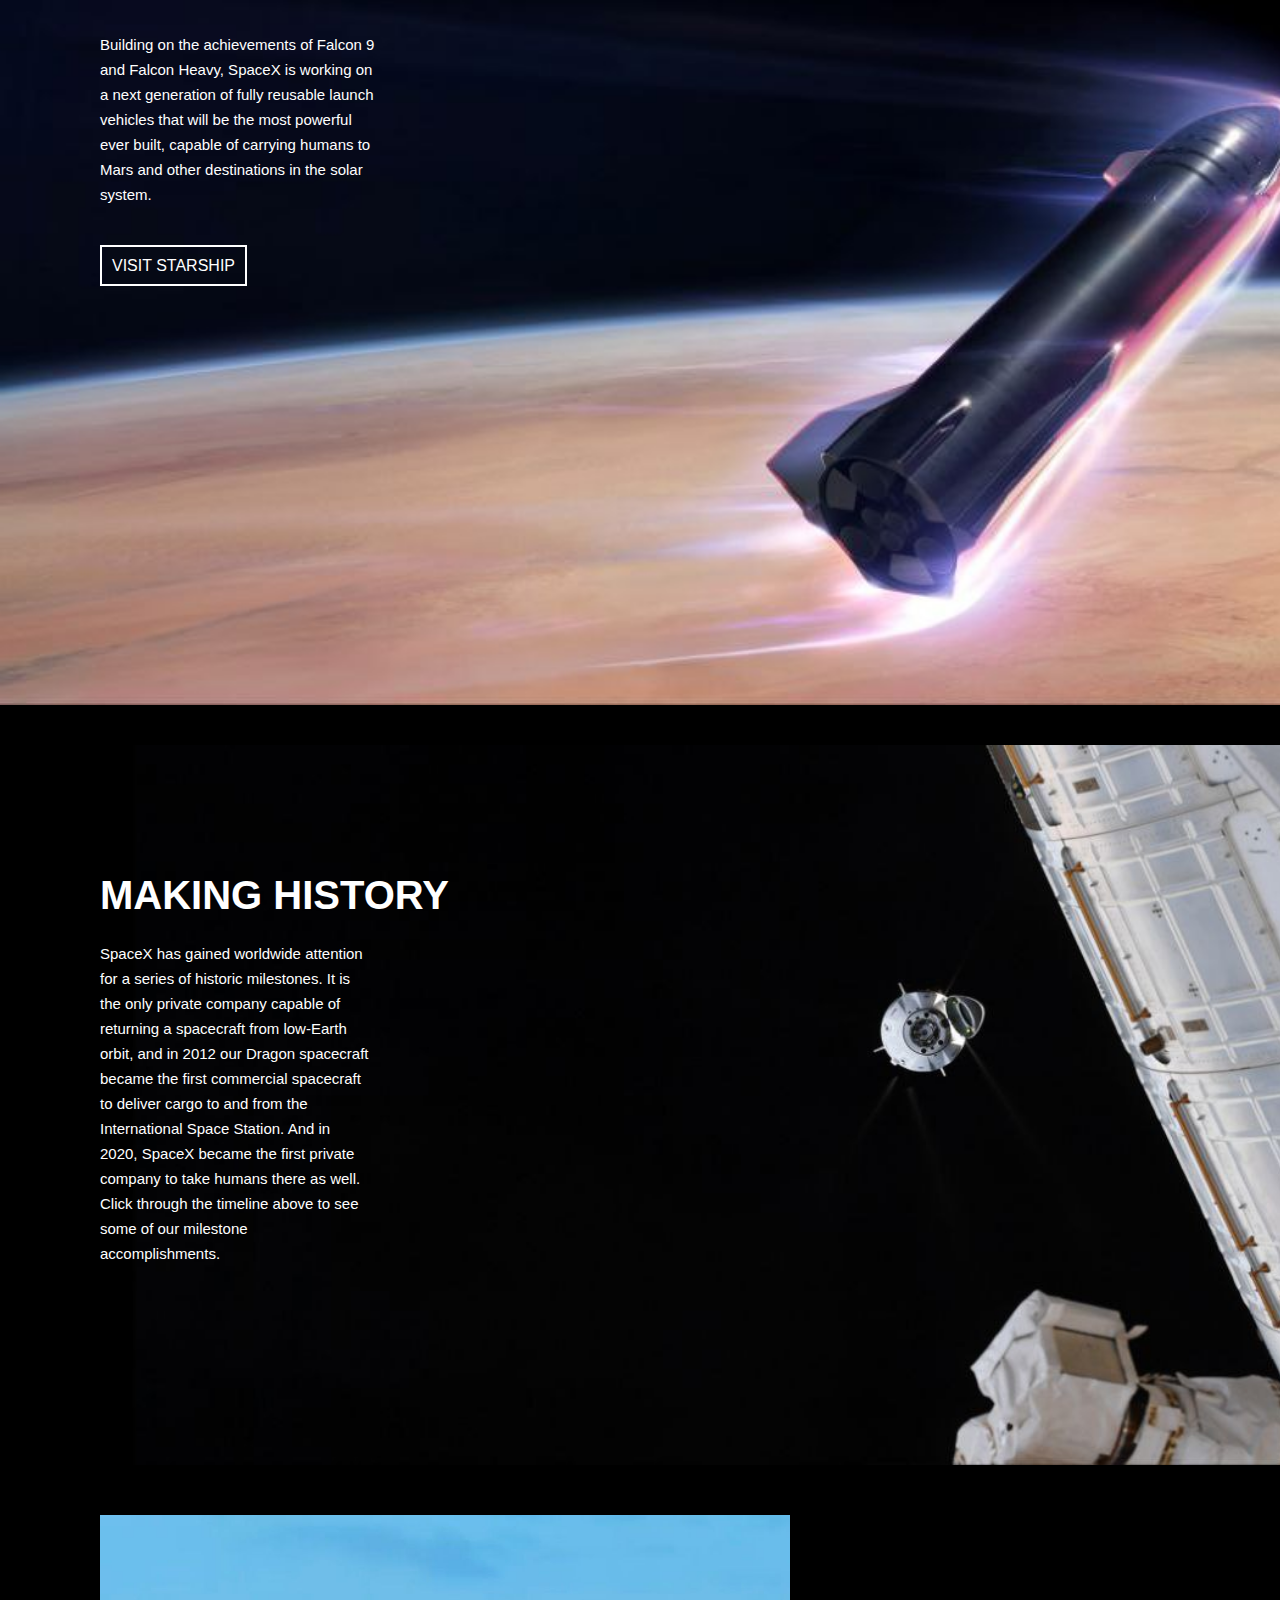
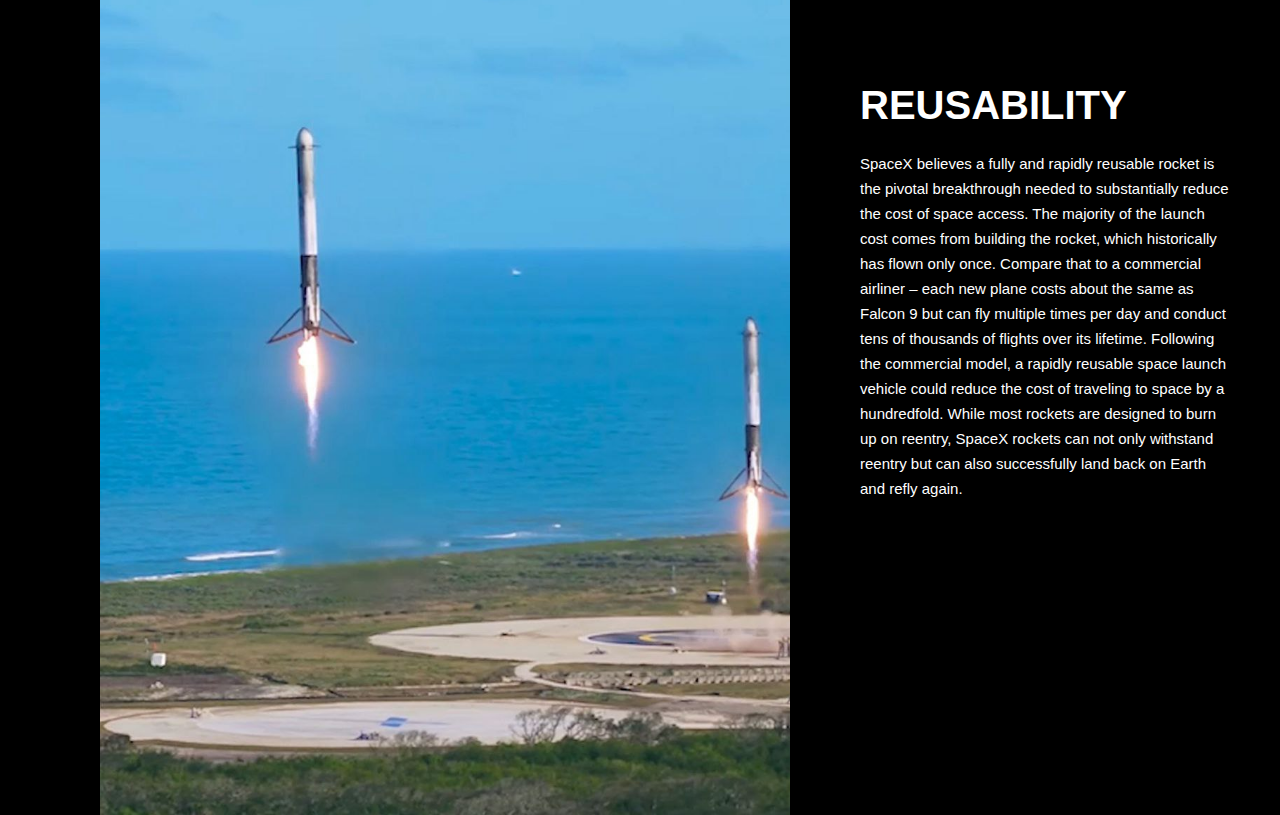
<file: mission/index.html>
<!DOCTYPE html>
<html lang="en">

<head>
  <meta charset="UTF-8">
  <meta http-equiv="X-UA-Compatible" content="IE=edge">
  <meta name="viewport" content="width=device-width, initial-scale=1.0">
  <title>SpaceX - Mission</title>
  <!--CSS link-->
  <link rel="stylesheet" href="styles.css">
</head>

<body>
  <header>
    <a href="" class="logo">
      <svg version="1.1" x="0px" y="0px" viewBox="0 0 400 50">
        <title>SpaceX Logo</title>
        <g class="letter_s">
          <path class="fill-white" d="M37.5,30.5H10.9v-6.6h34.3c-0.9-2.8-3.8-5.4-8.9-5.4H11.4c-5.7,0-9,2.1-9,6.7v4.9c0,4,3.4,6.3,8.4,6.3h26.9v7H1.5
          c0.9,3.8,3.8,5.8,9,5.8h27.1c5.7,0,8.5-2.2,8.5-6.9v-4.9C46.1,33.1,42.8,30.8,37.5,30.5z"></path>
        </g>
        <g class="letter_p">
          <path class="fill-white" d="M91.8,18.6H59v30.7h9.3V37.5h24.2c6.7,0,10.4-2.3,10.4-7.7v-3.4C102.8,21.4,98.6,18.6,91.8,18.6z M94.8,28.4
          c0,2.2-0.4,3.4-4,3.4H68.3l0.1-8h22c4,0,4.5,1.2,4.5,3.3V28.4z"></path>
        </g>
        <g class="letter_a">
          <polygon class="fill-white"
            points="129.9,17.3 124.3,24.2 133.8,37.3 114,37.3 109.1,42.5 137.7,42.5 142.6,49.3 153.6,49.3  "></polygon>
        </g>
        <g class="letter_c">
          <path class="fill-white" d="M171.4,23.9h34.8c-0.9-3.6-4.4-5.4-9.4-5.4h-26c-4.5,0-8.8,1.8-8.8,6.7v17.2c0,4.9,4.3,6.7,8.8,6.7h26.3
          c6,0,8.1-1.7,9.1-5.8h-34.8V23.9z"></path>
        </g>
        <g class="letter_e">
          <polygon class="fill-white"
            points="228.3,43.5 228.3,34.1 247,34.1 247,28.9 218.9,28.9 218.9,49.3 260.4,49.3 260.4,43.5  "></polygon>
          <rect class="fill-white" x="219.9" y="18.6" width="41.9" height="5.4"></rect>
        </g>
        <g class="letter_x">
          <path class="fill-white" d="M287.6,18.6H273l17.2,12.6c2.5-1.7,5.4-3.5,8-5L287.6,18.6z"></path>
          <path class="fill-white" d="M308.8,34.3c-2.5,1.7-5,3.6-7.4,5.4l13,9.5h14.7L308.8,34.3z"></path>
        </g>
        <g class="letter_swoosh">
          <path class="fill-white"
            d="M399,0.7c-80,4.6-117,38.8-125.3,46.9l-1.7,1.6h14.8C326.8,9.1,384.3,2,399,0.7L399,0.7z"></path>
        </g>
      </svg>
    </a>
    <nav class="center-nav">
      <a href="../falcon 9/index.html">FALCON 9</a>
      <a href="../falcon_heavy/index.html">FALCON HEAVY</a>
      <a href="../dragon/index.html">DRAGON</a>
      <a href="../starship/index.html">STARSHIP</a>
      <a href="../human_spaceflight/index.html">HUMAN SPACEFLIGHT</a>
      <a href="../rideshare/index.html">RIDESHARE</a>
      <a href="../starshield/index.html">STARSHIELD</a>
      <a href="https://www.starlink.com/">STARLINK</a>
    </nav>
    <nav class="right-nav">
      <a href="https://shop.spacex.com/">SHOP</a>
    </nav>
  </header>
  <div class="shadow"></div>
  <button id="hamburger" onclick="toggle()">|||</button>
  <nav class="mobile-nav">
    <a href="">FALCON 9</a>
    <a href="../falcon 9/index.html">FALCON 9</a>
    <a href="../falcon_heavy/index.html">FALCON HEAVY</a>
    <a href="../dragon/index.html">DRAGON</a>
    <a href="../starship/index.html">STARSHIP</a>
    <a href="../human_spaceflight/index.html">HUMAN SPACEFLIGHT</a>
    <a href="../rideshare/index.html">RIDESHARE</a>
    <a href="../starshield/index.html">STARSHIELD</a>
    <a href="https://www.starlink.com/">STARLINK</a>
    <a href="../mission/index.html">MISSION</a>
    <a href="../launches/index.html">LAUNCHES</a>
    <a href="../careers/index.html">CAREERS</a>
    <a href="../updates/index.html">UPDATES</a>
    <a href="https://shop.spacex.com/">SHOP</a>
  </nav>
  <section>
    <div class="mission-feature" style="background-image:url('images/mission_feature.jpg')">
      <h2 id="mission-quote">“You want to wake up in the morning and think the future is going to be great - and that’s
        what being a spacefaring civilization is all about. It’s about believing in the future and thinking that the
        future will be better than the past. And I can’t think of anything more exciting than going out there and being
        among the stars.”
      </h2>
      <h2 id="mission-quote2">-Elon Musk</h2>
    </div>
  </section>

  <!--content -->
  <section id="content-center">
    <div class="col-lg-4 features">
      <h3>199</h3>
      <p>TOTAL LAUNCHES</p>
    </div>
    <div class="col-lg-4 features">
      <h3>160</h3>
      <p>TOTAL LANDINGS</p>
    </div>
    <div class="col-lg-4 features">
      <h3>134</h3>
      <p>TOTAL REFLIGHTS</p>
    </div>
  </section>
  <!--Making Humanity-->
  <div class="making-humanity" style="background-image:url(images/mission_humans.jpg)">
    <h3 id="making-humanity-quote">MAKING HUMANITY</h3>
    <h3 id="making-humanity-quote2">MULTIPLANETARY</h3>
    <h1 id="making-humanity-quote3">Building on the achievements of Falcon 9 and Falcon Heavy, SpaceX is working on a
      next generation of fully reusable launch vehicles that will be the most powerful ever built, capable of carrying
      humans to Mars and other destinations in the solar system.</h1>
    <a href="" id="making-humanity-button">VISIT STARSHIP </a>
  </div>
  <script src="nav.js"></script>
  <!--Slider-->
  <div class="slider" style="background-image:url(images/mission-slider-01.jpg)">
    <h3 id="slider-quote-01">MAKING HISTORY</h3>
    <h1 id="slider-quote-02">SpaceX has gained worldwide attention for a series of historic milestones. It is the only
      private company capable of returning a spacecraft from low-Earth orbit, and in 2012 our Dragon spacecraft became
      the first commercial spacecraft to deliver cargo to and from the International Space Station. And in 2020, SpaceX
      became the first private company to take humans there as well. Click through the timeline above to see some of our
      milestone accomplishments.</h1>
  </div>
  <section id="REUSABILITY">
    <div class="video" style="background-image: url(images/mission_reusability.jpg);">

    </div>
    <div class="re">
      <h3 id="re-text">REUSABILITY</h3>
      <h1 id="re-text2">SpaceX believes a fully and rapidly reusable rocket is the pivotal breakthrough needed to
        substantially reduce the cost of space access. The majority of the launch cost comes from building the rocket,
        which historically has flown only once.

        Compare that to a commercial airliner – each new plane costs about the same as Falcon 9 but can fly multiple
        times per day and conduct tens of thousands of flights over its lifetime. Following the commercial model, a
        rapidly reusable space launch vehicle could reduce the cost of traveling to space by a hundredfold.

        While most rockets are designed to burn up on reentry, SpaceX rockets can not only withstand reentry but can
        also successfully land back on Earth and refly again.</h1>
    </div>
  </section>
</body>

</html>
</file>
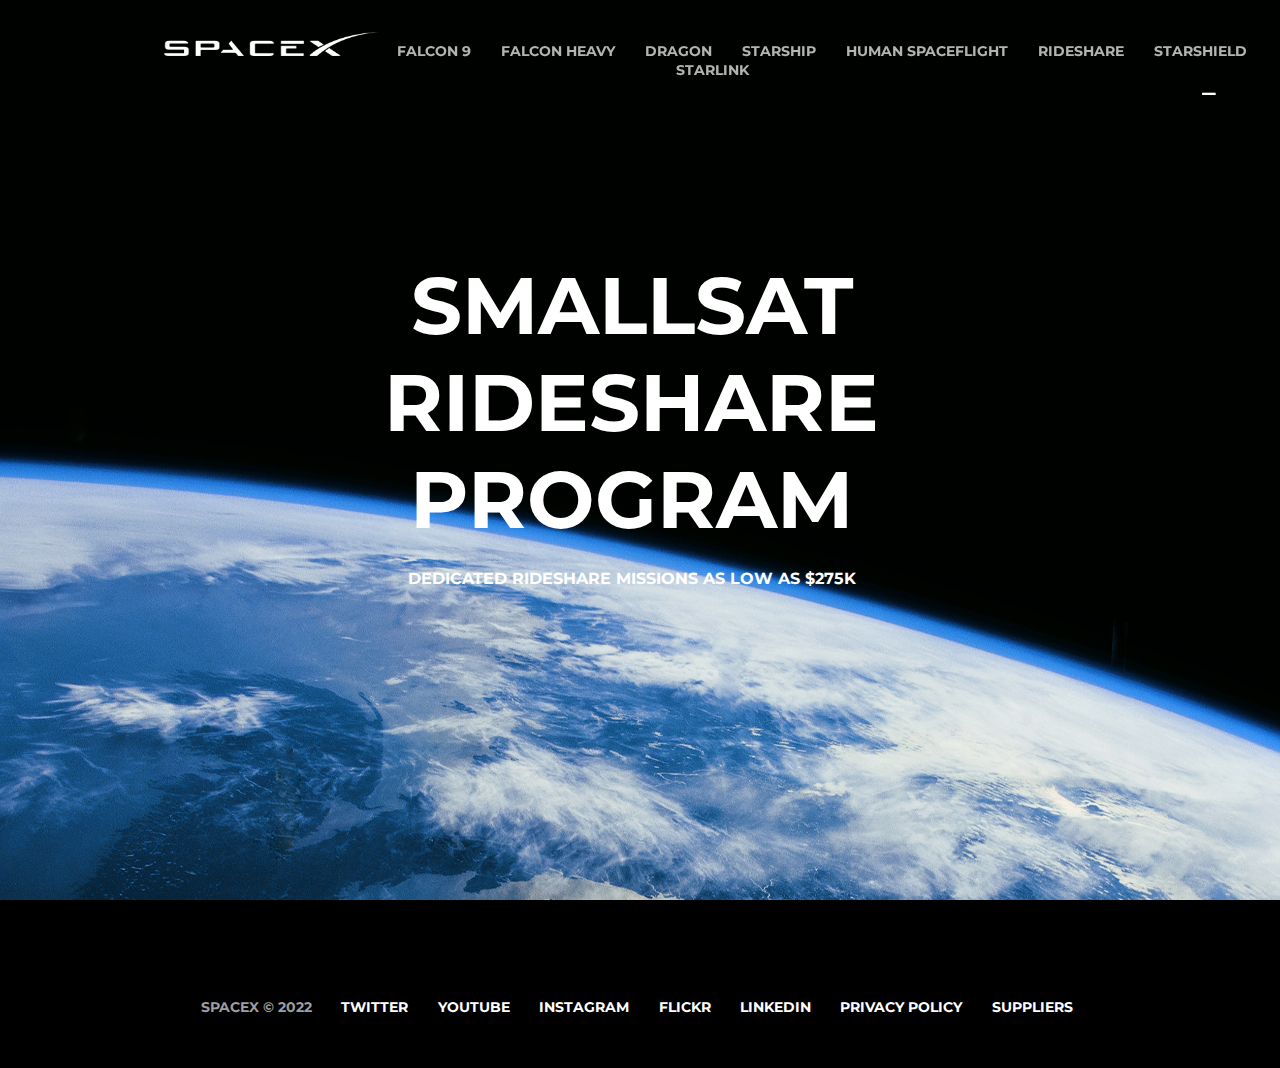
<file: rideshare/index.html>
<!DOCTYPE html>
<html lang="en">

<head>
    <meta charset="UTF-8">
    <meta http-equiv="X-UA-Compatible" content="IE=edge">
    <meta name="viewport" content="width=device-width, initial-scale=1.0">
    <title>SpaceX - Rideshare</title>
    <link rel="icon" type="image/png" href="../images/spacex logo icon.png">
    <link rel="stylesheet" href="styles.css">
    <link rel="stylesheet" href="../header-footer/header.css">
    <link rel="stylesheet" href="../header-footer/footer.css">
    <link rel="stylesheet" href="https://cdnjs.cloudflare.com/ajax/libs/font-awesome/4.7.0/css/font-awesome.min.css">

<body>
    <header>
        <nav id="navigation">
            <section id="left_side">
                <a href="../index.html"><img src="../images/spacex logo.png" alt="SpcaeX Logo"
                        id="navLogo"></a>
                <a class="nav_link" href="../falcon 9/index.html">FALCON 9</a>
                <a class="nav_link" href="../falcon_heavy/index.html">FALCON HEAVY</a>
                <a class="nav_link" href="../dragon/index.html">DRAGON</a>
                <a class="nav_link" href="../starship/index.html">STARSHIP</a>
                <a class="nav_link" href="../human_spaceflight/index.html">HUMAN SPACEFLIGHT</a>
                <a class="nav_link" href="../rideshare/index.html">RIDESHARE</a>
                <a class="nav_link" href="../starshield/index.html">STARSHIELD</a>
                <a class="nav_link" href="https://www.starlink.com/">STARLINK</a>
            </section>
            <section id="right_side">
                <i class="fa fa-bars" id="menuicon" onclick="menu()"></i>
                <nav id="menubar">
                    <ul><a href="../falcon 9/index.html">FALCON 9</a></ul>
                    <hr>
                    <ul><a href="../falcon_heavy/index.html">FALCON HEAVY</a></ul>
                    <hr>
                    <ul><a href="../dragon/index.html">DRAGON</a></ul>
                    <hr>
                    <ul><a href="../starship/index.html">STARSHIP</a></ul>
                    <hr>
                    <ul><a href="../human_spaceflight/index.html">HUMAN SPACEFLIGHT</a></ul>
                    <hr>
                    <ul><a href="../rideshare/index.html">RIDESHARE</a></ul>
                    <hr>
                    <ul><a href="../starshield/index.html">STARSHIELD</a></ul>
                    <hr>
                    <ul><a href="https://www.starlink.com/">STARLINK</a></ul>
                    <hr>
                    <ul><a href="../mission/index.html">MISSION</a></ul>
                    <hr>
                    <ul><a href="../launches/index.html">LAUNCHES</a></ul>
                    <hr>
                    <ul><a href="../careers/index.html">CAREERS</a></ul>
                    <hr>
                    <ul><a href="../updates/index.html">UPDATES</a></ul>
                    <hr>
                    <ul><a href="https://shop.spacex.com/">SHOP</a></ul>
                    <hr>
                </nav>
            </section>
        </nav>
    </header>
    <main>
        <div class="content">
            <section class="outer_section">
                <img src="rideshare_feature.jpg" alt="RIDESHARE IMAGE">
            </section>
            <section class="inner_section">
                <section class="section_description section_description_mid">
                    <h1>SMALLSAT
                        RIDESHARE PROGRAM</h1>
                    <h4>DEDICATED RIDESHARE MISSIONS AS LOW AS $275K</h4>
                </section>
            </section>
        </div>
    </main>
    <footer>
        <span>SPACEX © 2022</span>
        <a href="#">TWITTER</a>
        <a href="#">YOUTUBE</a>
        <a href="#">INSTAGRAM</a>
        <a href="#">FLICKR</a>
        <a href="#">LINKEDIN</a>
        <a href="#">PRIVACY POLICY</a>
        <a href="#">SUPPLIERS</a>
    </footer>
    <script src="../javascript/script.js"></script>
    <style>
        @keyframes in {
            from {
                opacity: 0;
                transform: translateX(5em);
            }

            to {
                opacity: 1;
                transform: translateX(0);
            }
        }

        @keyframes out {
            from {
                opacity: 1;
                transform: translateX(0);
            }

            to {
                opacity: 0;
                transform: translateX(5em);
            }
        }
    </style>
</body>

</html>
</file>
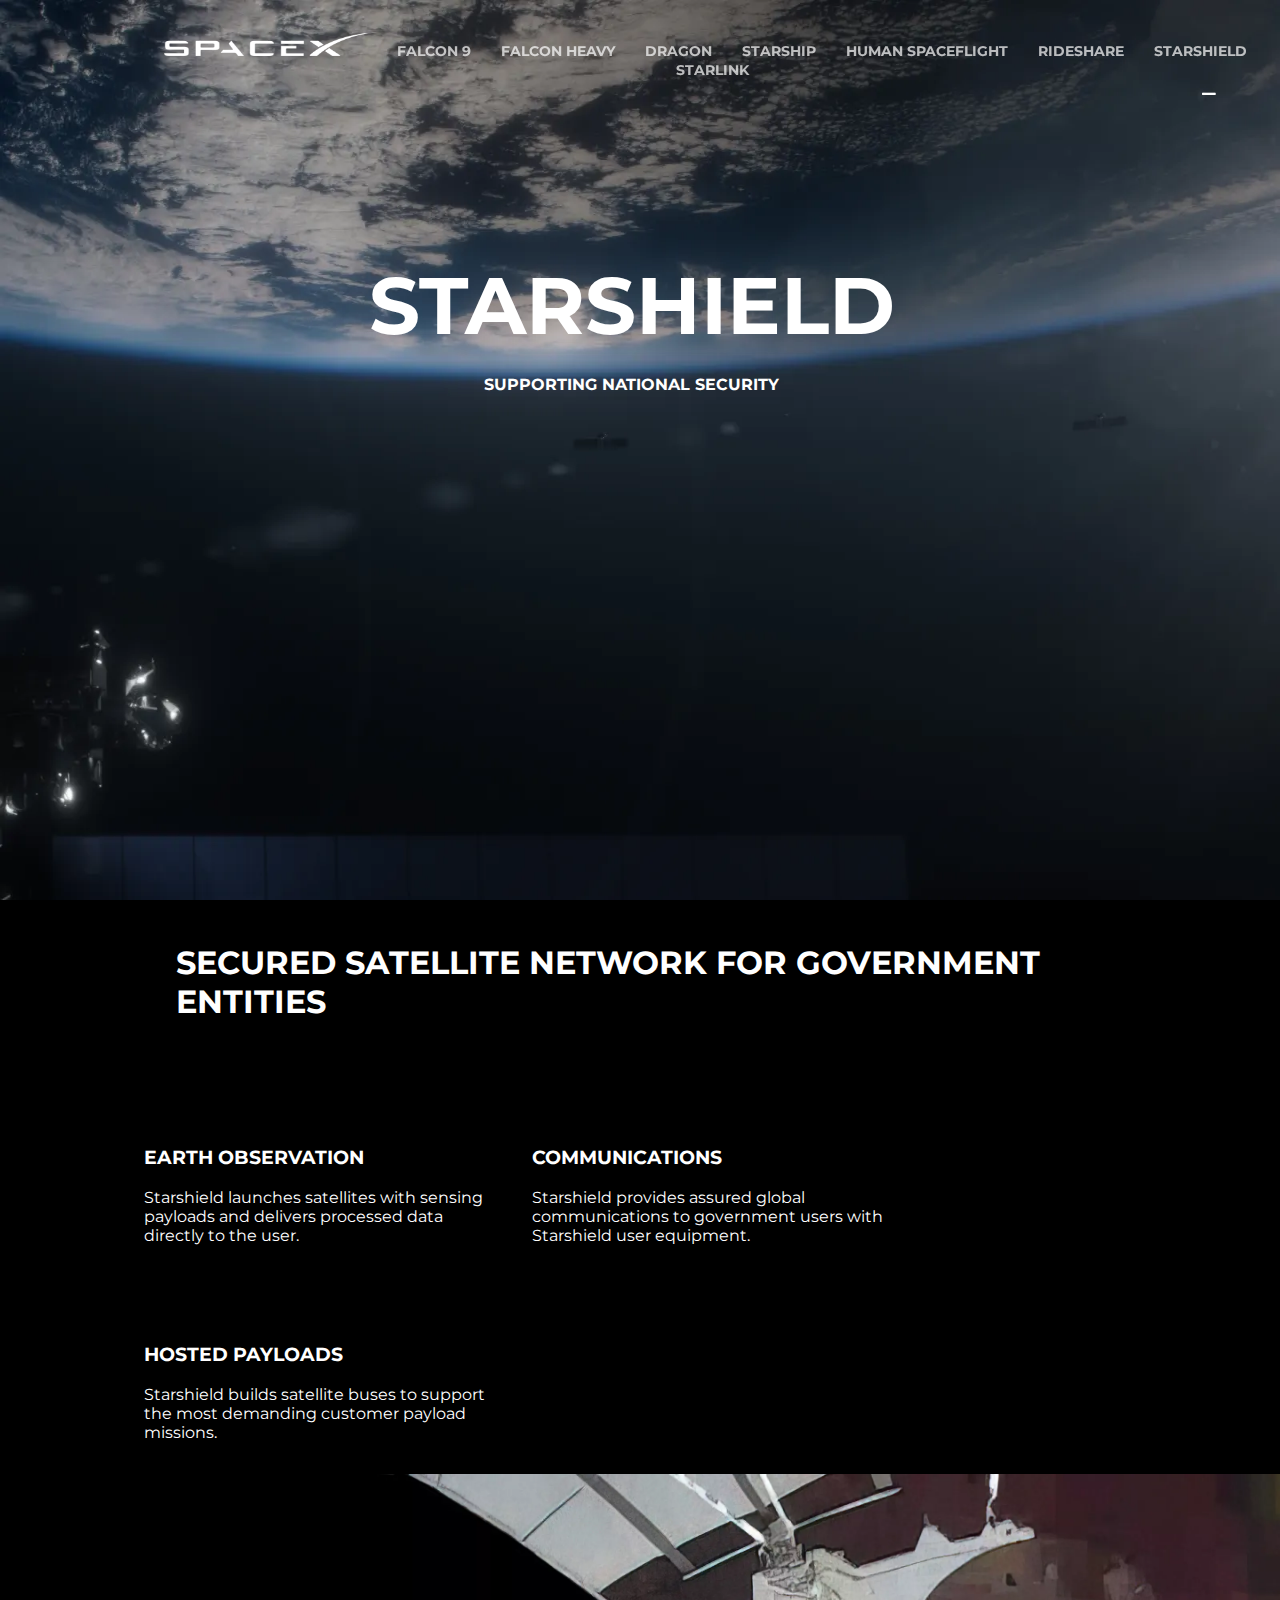
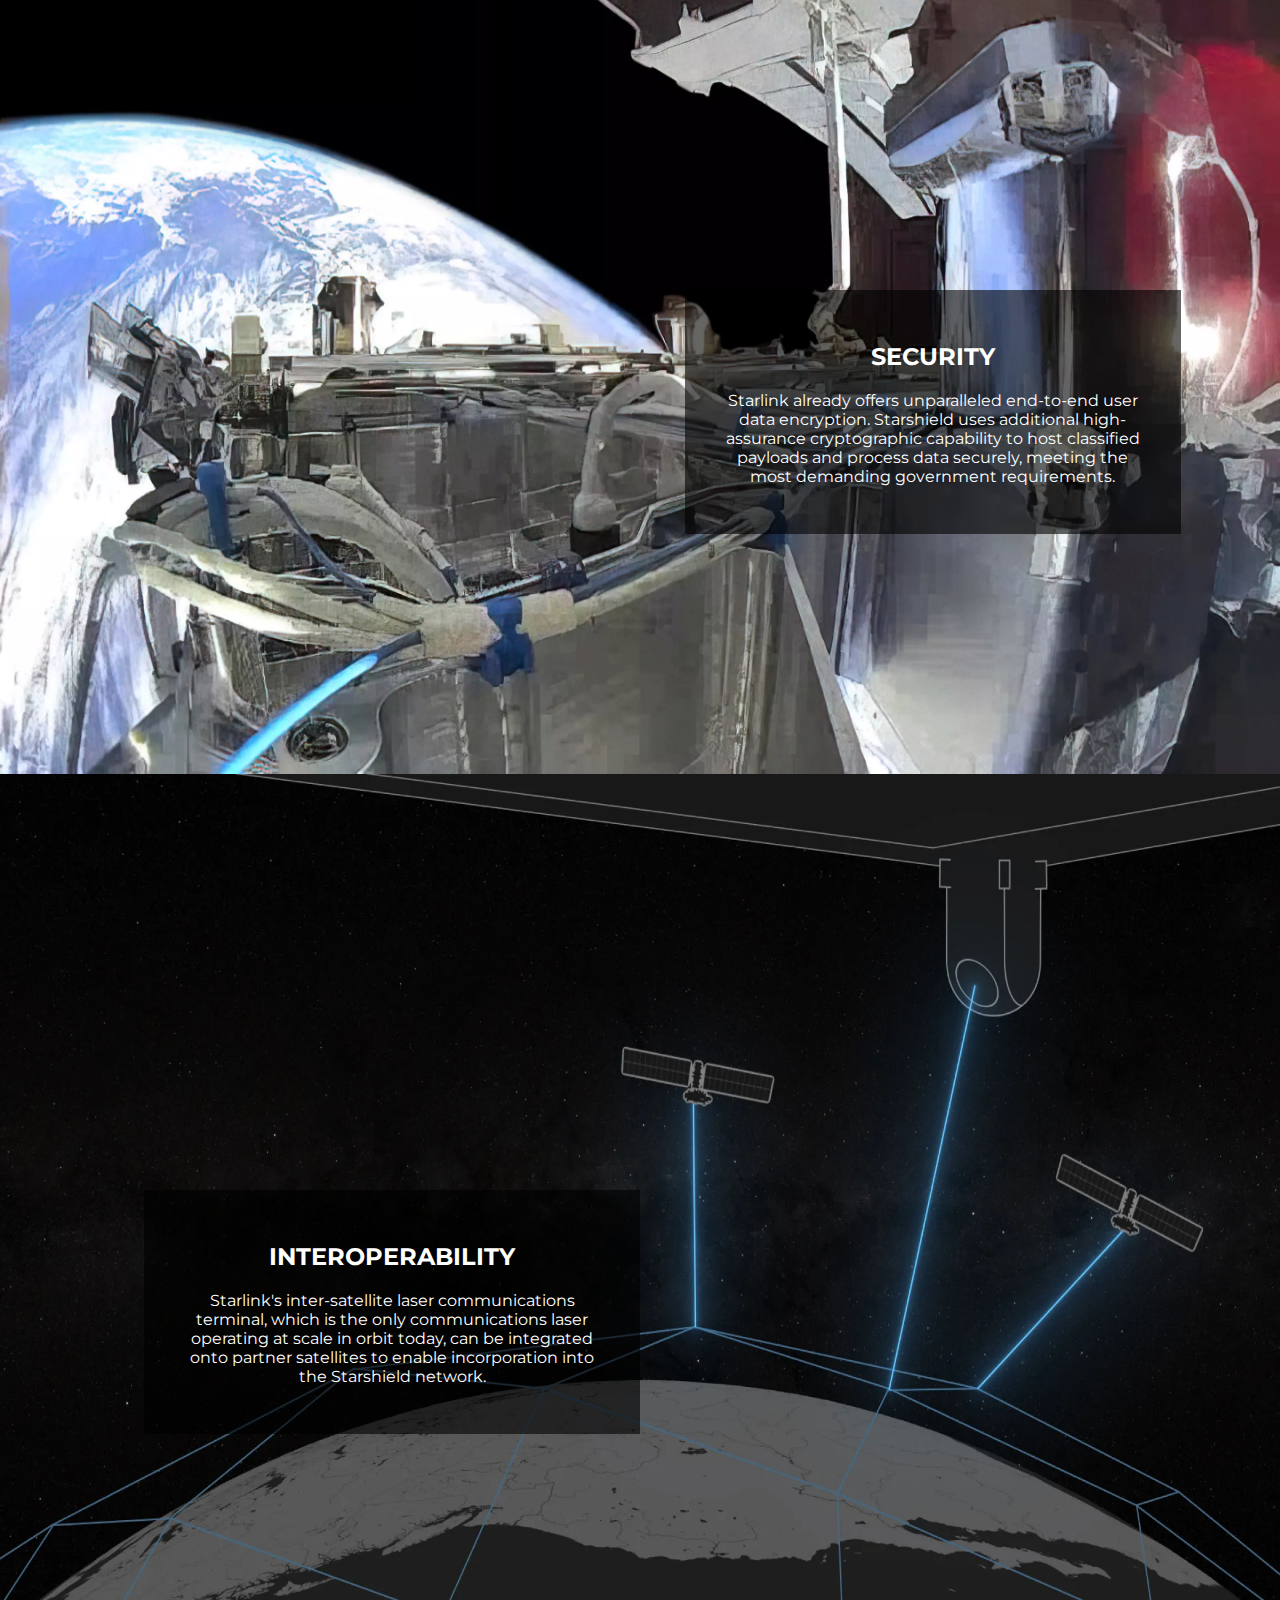
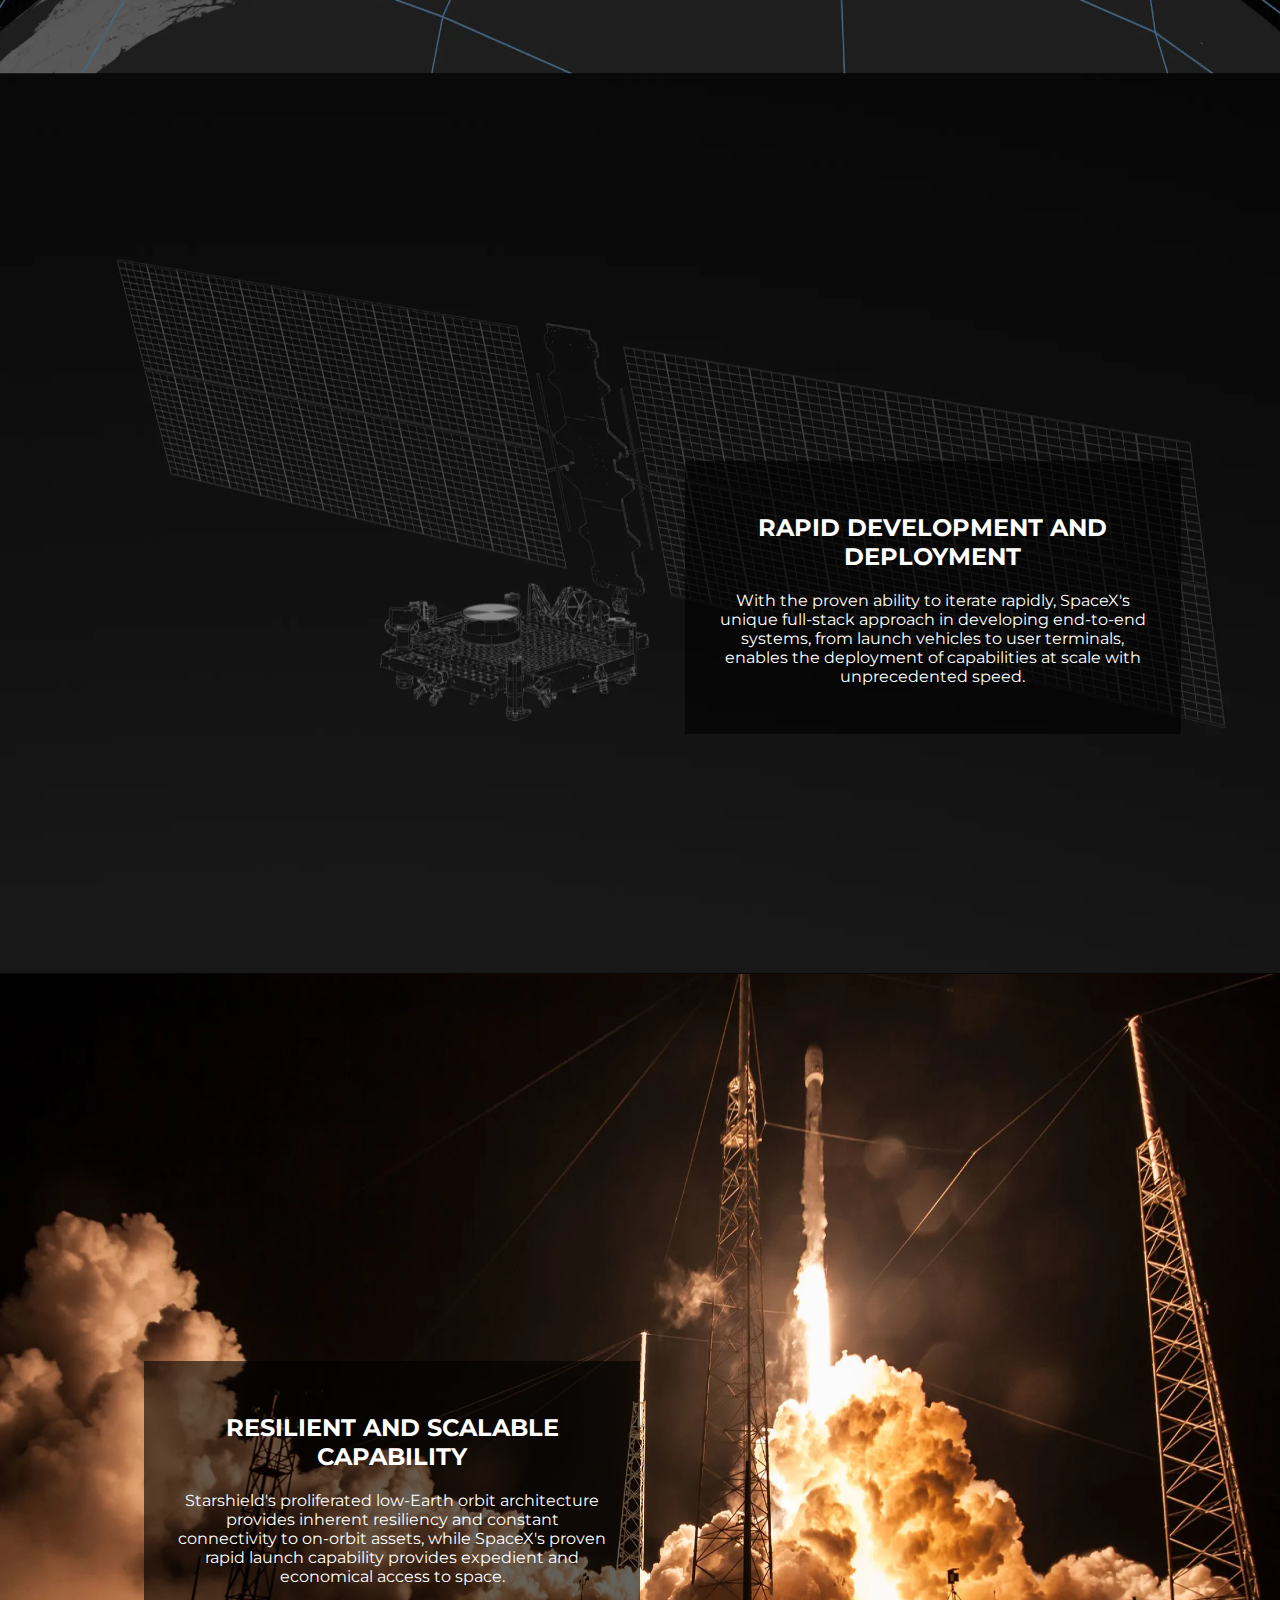
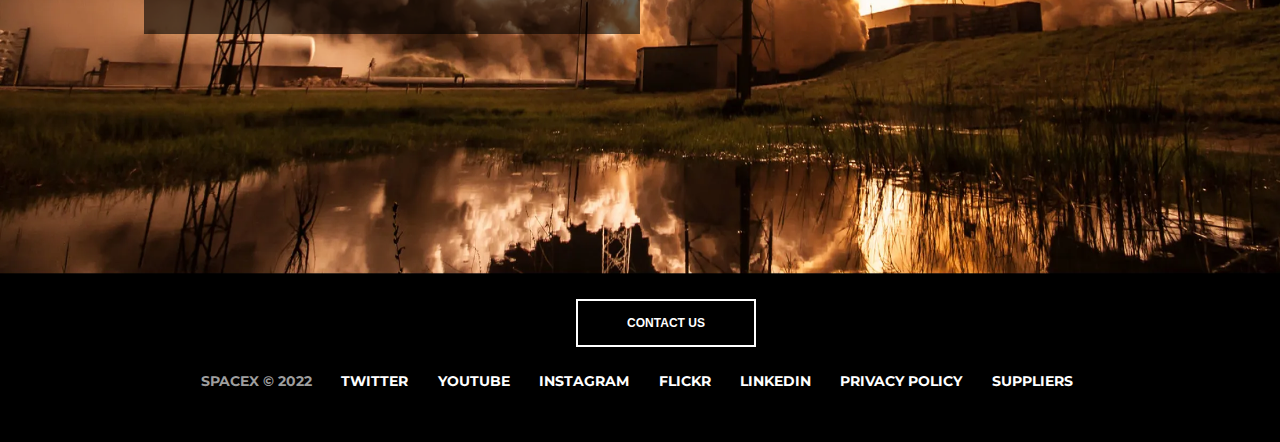
<file: starshield/index.html>
<!DOCTYPE html>
<html lang="en">
    <head>
        <meta charset="UTF-8">
        <meta http-equiv="X-UA-Compatible" content="IE=edge">
        <meta name="viewport" content="width=device-width, initial-scale=1.0">
        <title>SpaceX - Starshield</title>
        <link rel="icon" type="image/png" href="../images/spacex logo icon.png">
        <link rel="stylesheet" href="styles.css">
        <link rel="stylesheet" href="../header-footer/header.css">
        <link rel="stylesheet" href="../header-footer/footer.css">
        <link rel="stylesheet" href="https://cdnjs.cloudflare.com/ajax/libs/font-awesome/4.7.0/css/font-awesome.min.css">
    </head>
<body>
    <header>
        <nav id="navigation">
            <section id="left_side">
                <a href="../index.html"><img src="../images/spacex logo.png" alt="SpcaeX Logo"
                        id="navLogo"></a>
                <a class="nav_link" href="../falcon 9/index.html">FALCON 9</a>
                <a class="nav_link" href="../falcon_heavy/index.html">FALCON HEAVY</a>
                <a class="nav_link" href="../dragon/index.html">DRAGON</a>
                <a class="nav_link" href="../starship/index.html">STARSHIP</a>
                <a class="nav_link" href="../human_spaceflight/index.html">HUMAN SPACEFLIGHT</a>
                <a class="nav_link" href="../rideshare/index.html">RIDESHARE</a>
                <a class="nav_link" href="../starshield/index.html">STARSHIELD</a>
                <a class="nav_link" href="https://www.starlink.com/">STARLINK</a>
            </section>
            <section id="right_side">
                <i class="fa fa-bars" id="menuicon" onclick="menu()"></i>
                <nav id="menubar">
                    <ul><a href="../falcon 9/index.html">FALCON 9</a></ul>
                    <hr>
                    <ul><a href="../falcon_heavy/index.html">FALCON HEAVY</a></ul>
                    <hr>
                    <ul><a href="../dragon/index.html">DRAGON</a></ul>
                    <hr>
                    <ul><a href="../starship/index.html">STARSHIP</a></ul>
                    <hr>
                    <ul><a href="../human_spaceflight/index.html">HUMAN SPACEFLIGHT</a></ul>
                    <hr>
                    <ul><a href="../rideshare/index.html">RIDESHARE</a></ul>
                    <hr>
                    <ul><a href="../starshield/index.html">STARSHIELD</a></ul>
                    <hr>
                    <ul><a href="https://www.starlink.com/">STARLINK</a></ul>
                    <hr>
                    <ul><a href="../mission/index.html">MISSION</a></ul>
                    <hr>
                    <ul><a href="../launches/index.html">LAUNCHES</a></ul>
                    <hr>
                    <ul><a href="../careers/index.html">CAREERS</a></ul>
                    <hr>
                    <ul><a href="../updates/index.html">UPDATES</a></ul>
                    <hr>
                    <ul><a href="https://shop.spacex.com/">SHOP</a></ul>
                    <hr>
                </nav>
            </section>
        </nav>
    </header>
    <main>
        <div class="content">
            <section class="outer_section">
                <img src="images/SUPPORTING NATIONAL SECURITY.webp"
                    alt="SUPPORTING NATIONAL SECURITY IMAGE">
            </section>
            <section class="inner_section">
                <section class="section_description section_description_mid">
                    <h1>STARSHIELD</h1>
                    <h4>SUPPORTING NATIONAL SECURITY</h4>
                </section>
            </section>
        </div>
        <div class="content">
            <section class="content_details">
                <section class="details upper">
                    <h2>SECURED SATELLITE NETWORK FOR GOVERNMENT ENTITIES</h2>
                </section>
            </section>
            <section class="content_details">
                <section class="details lower">
                    <h3>EARTH OBSERVATION</h3>
                    <p>Starshield launches satellites with sensing payloads and
                        delivers processed data directly to the user.</p>
                </section>
                <section class="details lower">
                    <h3>COMMUNICATIONS</h3>
                    <p>Starshield provides assured global communications to
                        government users with Starshield user equipment.</p>
                </section>
                <section class="details lower">
                    <h3>HOSTED PAYLOADS</h3>
                    <p>Starshield builds satellite buses to support the
                        most demanding customer payload missions.</p>
                </section>
            </section>
        </div>
        <div class="content">
            <section class="outer_section">
                <img src="images/SECURITY.webp"
                    alt="SECURITY IMAGE">
            </section>
            <section class="inner_section">
                <section class="section_description section_description_right">
                    <h2>SECURITY</h2>
                    <p>Starlink already offers unparalleled end-to-end user data encryption.
                        Starshield uses additional high-assurance cryptographic capability to host
                        classified payloads and process data securely,
                        meeting the most demanding government requirements.</p>                 
                </section>
            </section>
        </div>
        <div class="content">
            <section class="outer_section">
                <img src="images/INTEROPERABILITY.webp"
                    alt="INTEROPERABILITY IMAGE">
            </section>
            <section class="inner_section">
                <section class="section_description section_description_left">
                    <h2>INTEROPERABILITY</h2>
                    <p>Starlink's inter-satellite laser communications terminal,
                        which is the only communications laser operating at scale in orbit today,
                        can be integrated onto partner satellites
                        to enable incorporation into the Starshield network.</p>
                </section>
            </section>
        </div>
        <div class="content">
            <section class="outer_section">
                <img src="images/RAPID DEVELOPMENT AND DEPLOYMENT.webp"
                    alt="RAPID DEVELOPMENT AND DEPLOYMENT IMAGE">
            </section>
            <section class="inner_section">
                <section class=" section_description section_description_right">
                    <h2>RAPID DEVELOPMENT AND DEPLOYMENT</h2>
                    <p>With the proven ability to iterate rapidly,
                        SpaceX's unique full-stack approach in developing end-to-end systems,
                        from launch vehicles to user terminals, enables the deployment of
                        capabilities at scale with unprecedented speed.</p>
                </section>
            </section>
        </div>
        <div class="content">
            <section class="outer_section">
                <img src="images/RESILIENT AND SCALABLE CAPABILITY.webp"
                    alt="RESILIENT AND SCALABLE CAPABILITY IMAGE">
            </section>
            <section class="inner_section">
                <section class="section_description section_description_left">
                    <h2>RESILIENT AND SCALABLE CAPABILITY</h2>
                    <p>Starshield's proliferated low-Earth orbit architecture provides inherent
                        resiliency and constant connectivity to on-orbit assets, while SpaceX's
                        proven rapid launch capability provides expedient 
                        and economical access to space.</p>
                </section>
            </section>
        </div>
        <div>
            <button>CONTACT US</button>
        </div>
    </main>
    <footer>
        <span>SPACEX © 2022</span>
        <a href="#">TWITTER</a>
        <a href="#">YOUTUBE</a>
        <a href="#">INSTAGRAM</a>
        <a href="#">FLICKR</a>
        <a href="#">LINKEDIN</a>
        <a href="#">PRIVACY POLICY</a>
        <a href="#">SUPPLIERS</a>
    </footer>
    <style>
        @keyframes in {
            from{
                opacity: 0;
                transform: translateX(5em);
            }
            to{
                opacity: 1;
                transform: translateX(0);
            }
        }
        @keyframes out {
            from{
                opacity: 1;
                transform: translateX(0);
            }
            to{
                opacity: 0;
                transform: translateX(5em);
            }
        }
    </style>
    <script src="../javascript/script.js"></script>
</body>
</html>
</file>
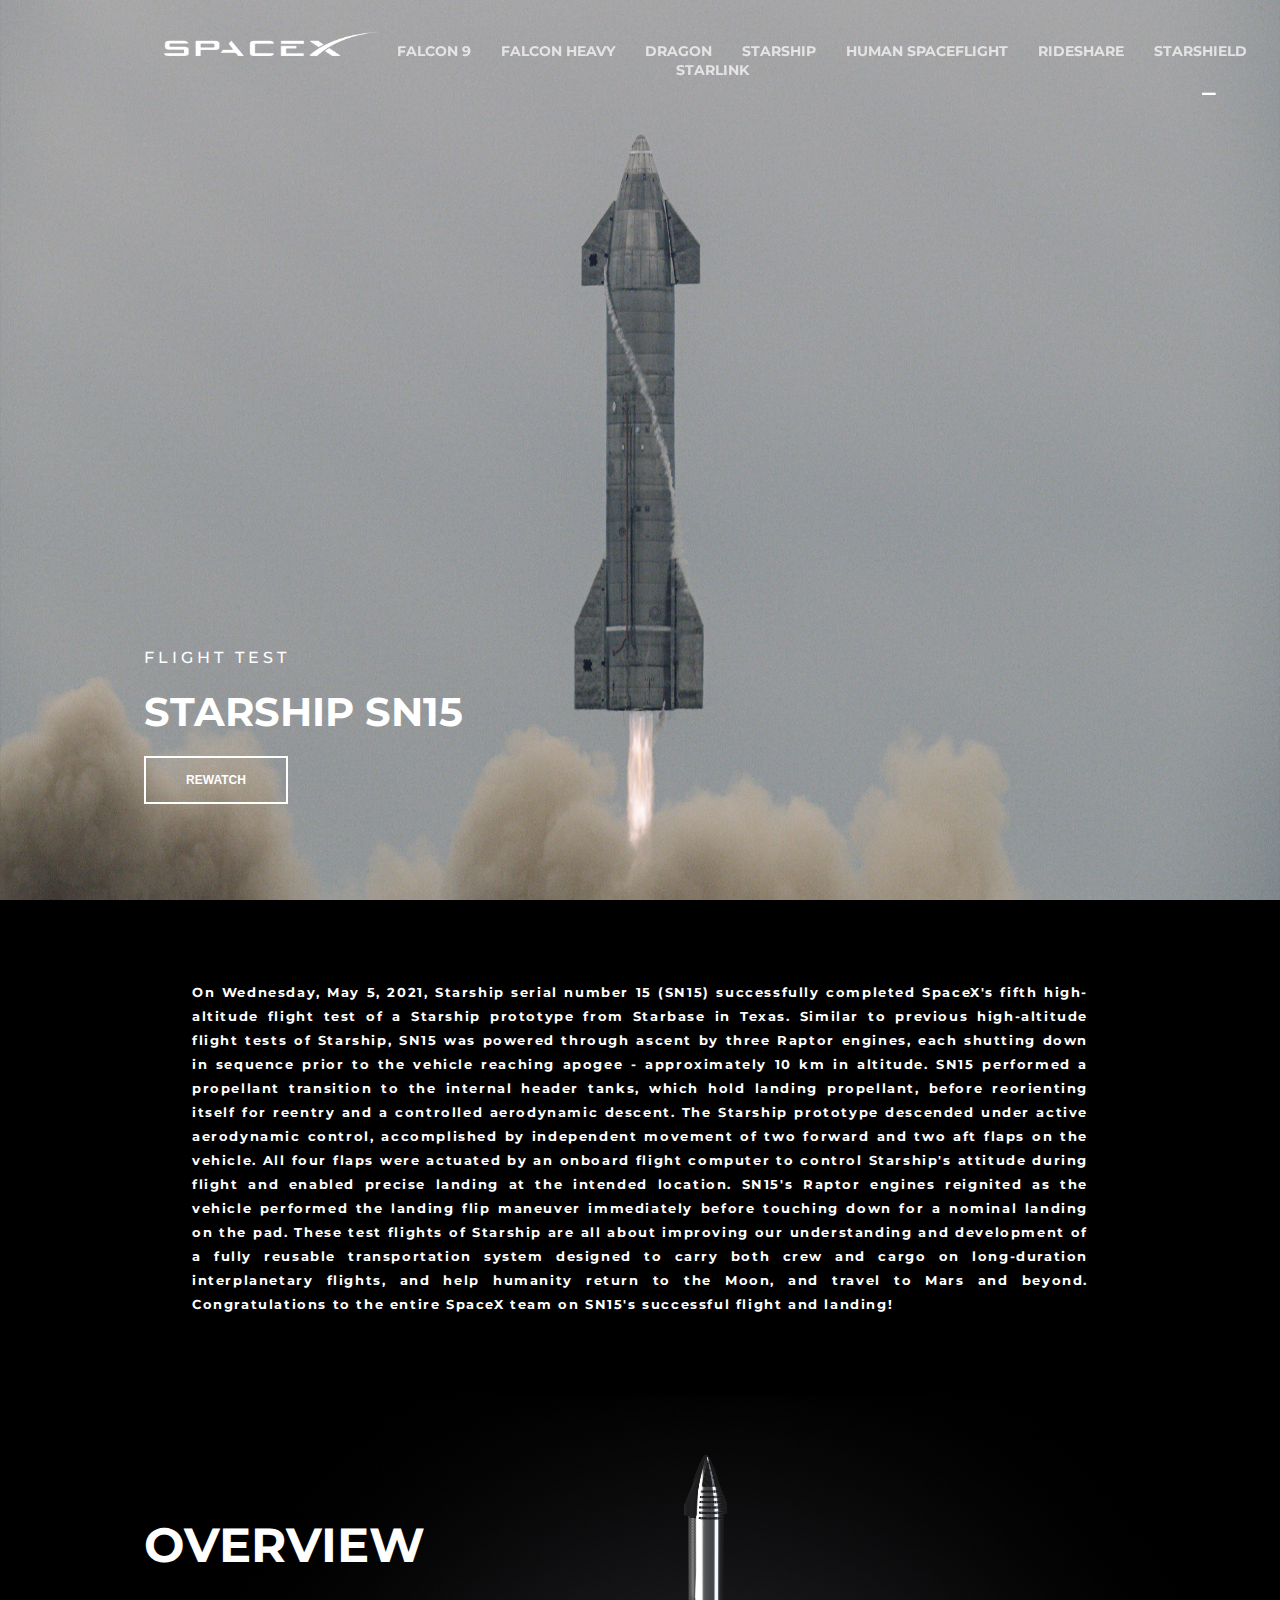
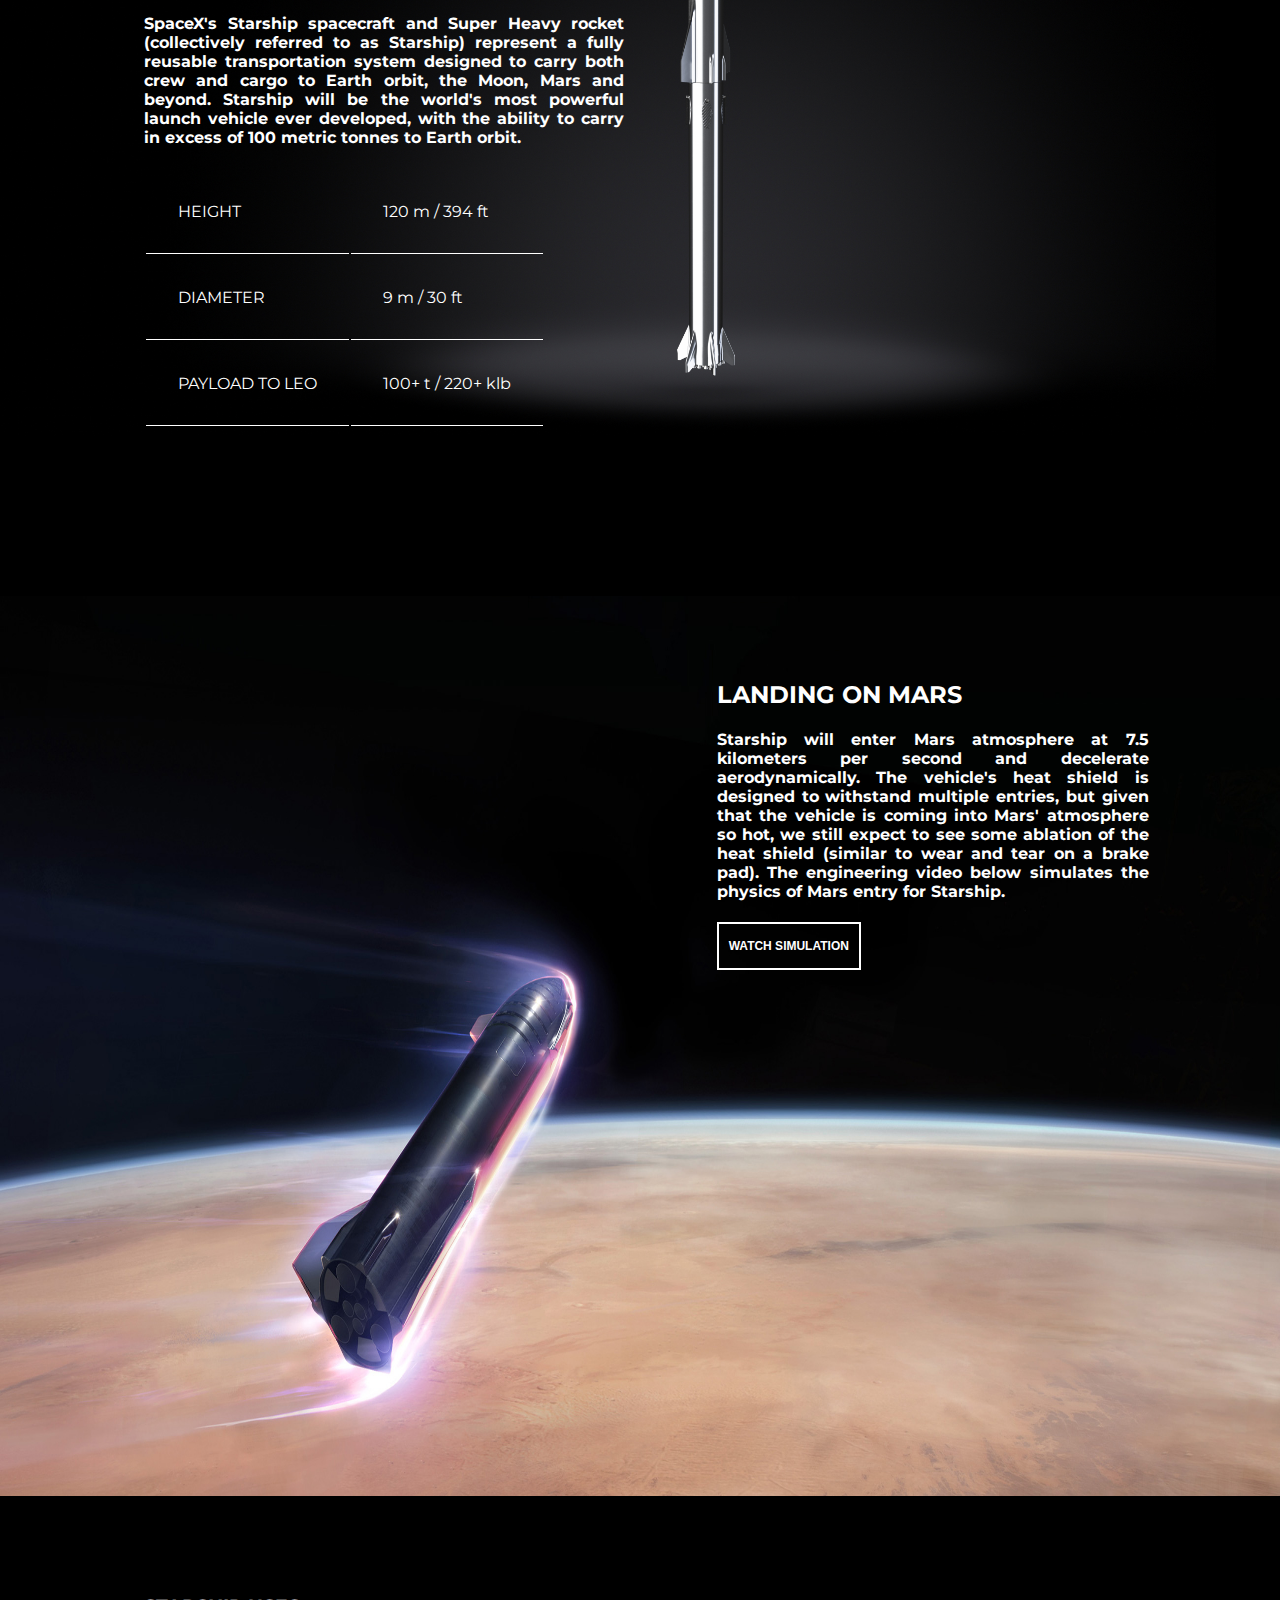
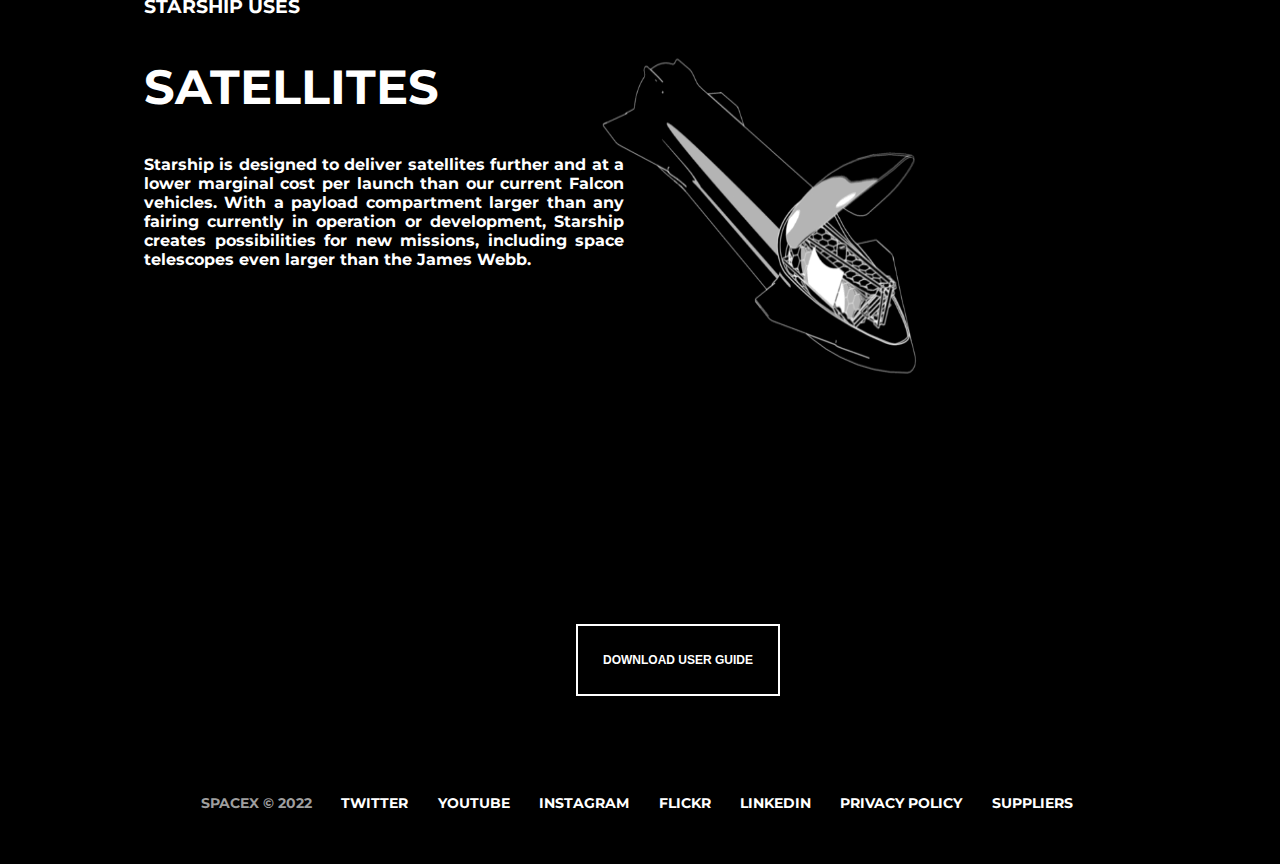
<file: starship/index.html>
<!DOCTYPE html>
<html lang="en">

<head>
    <meta charset="UTF-8">
    <meta http-equiv="X-UA-Compatible" content="IE=edge">
    <meta name="viewport" content="width=device-width, initial-scale=1.0">
    <title>SpaceX - Starship</title>
    <link rel="icon" type="image/png" href="../images/spacex logo icon.png">
    <link rel="stylesheet" href="styles.css">
    <link rel="stylesheet" href="../header-footer/header.css">
    <link rel="stylesheet" href="../header-footer/footer.css">
    <link rel="stylesheet" href="https://cdnjs.cloudflare.com/ajax/libs/font-awesome/4.7.0/css/font-awesome.min.css">
</head>

<body>
    <header>
        <nav id="navigation">
            <section id="left_side">
                <a href="../index.html"><img src="../images/spacex logo.png" alt="SpcaeX Logo"
                        id="navLogo"></a>
                <a class="nav_link" href="../falcon 9/index.html">FALCON 9</a>
                <a class="nav_link" href="../falcon_heavy/index.html">FALCON HEAVY</a>
                <a class="nav_link" href="../dragon/index.html">DRAGON</a>
                <a class="nav_link" href="../starship/index.html">STARSHIP</a>
                <a class="nav_link" href="../human_spaceflight/index.html">HUMAN SPACEFLIGHT</a>
                <a class="nav_link" href="../rideshare/index.html">RIDESHARE</a>
                <a class="nav_link" href="../starshield/index.html">STARSHIELD</a>
                <a class="nav_link" href="https://www.starlink.com/">STARLINK</a>
            </section>
            <section id="right_side">
                <i class="fa fa-bars" id="menuicon" onclick="menu()"></i>
                <nav id="menubar">
                    <ul><a href="../falcon 9/index.html">FALCON 9</a></ul>
                    <hr>
                    <ul><a href="../falcon_heavy/index.html">FALCON HEAVY</a></ul>
                    <hr>
                    <ul><a href="../dragon/index.html">DRAGON</a></ul>
                    <hr>
                    <ul><a href="../starship/index.html">STARSHIP</a></ul>
                    <hr>
                    <ul><a href="../human_spaceflight/index.html">HUMAN SPACEFLIGHT</a></ul>
                    <hr>
                    <ul><a href="../rideshare/index.html">RIDESHARE</a></ul>
                    <hr>
                    <ul><a href="../starshield/index.html">STARSHIELD</a></ul>
                    <hr>
                    <ul><a href="https://www.starlink.com/">STARLINK</a></ul>
                    <hr>
                    <ul><a href="../mission/index.html">MISSION</a></ul>
                    <hr>
                    <ul><a href="../launches/index.html">LAUNCHES</a></ul>
                    <hr>
                    <ul><a href="../careers/index.html">CAREERS</a></ul>
                    <hr>
                    <ul><a href="../updates/index.html">UPDATES</a></ul>
                    <hr>
                    <ul><a href="https://shop.spacex.com/">SHOP</a></ul>
                    <hr>
                </nav>
            </section>
        </nav>
    </header>
    <main>
        <div class="content" id="STARSHIP SN15">
            <section class="outer_section">
                <img src="images/STARSHIP SN15.jpg" alt="STARSHIP SN15 IMAGE">
            </section>
            <section class="inner_section">
                <section class="section_description">
                    <h5>FLIGHT TEST</h5>
                    <h1>STARSHIP SN15</h1>
                    <button>REWATCH</button>
                </section>
            </section>
        </div>
        <div class="details">
            <h5>
                On Wednesday, May 5, 2021, Starship serial number 15 (SN15) successfully completed SpaceX's fifth high-altitude
                flight test of a Starship prototype from Starbase in Texas.
                Similar to previous high-altitude flight tests of Starship, SN15 was powered through ascent by three Raptor engines,
                each shutting down in sequence prior to the vehicle reaching apogee - approximately 10 km in altitude. SN15 performed
                a propellant transition to the internal header tanks, which hold landing propellant, before reorienting itself for
                reentry and a controlled aerodynamic descent.
                The Starship prototype descended under active aerodynamic control, accomplished by independent movement of two forward
                and two aft flaps on the vehicle. All four flaps were actuated by an onboard flight computer to control Starship's 
                attitude during flight and enabled precise landing at the intended location. SN15's Raptor engines reignited as the
                vehicle performed the landing flip maneuver immediately before touching down for a nominal landing on the pad.
                These test flights of Starship are all about improving our understanding and development of a fully reusable
                transportation system designed to carry both crew and cargo on long-duration interplanetary flights,
                and help humanity return to the Moon, and travel to Mars and beyond.
                Congratulations to the entire SpaceX team on SN15's successful flight and landing!
            </h5>
        </div>
        <div class="slide_division">
            <section class="slide_details">
                <section class="slide_image">
                    <img src="images/overview.jpg" alt="OVERVIEW IMAGE">
                </section>
                <section class="slide_description">
                    <h2>OVERVIEW</h2>
                    <h4>
                        SpaceX's Starship spacecraft and Super Heavy rocket (collectively referred to as Starship)
                        represent a fully reusable transportation system designed to carry both crew and cargo to Earth orbit,
                        the Moon, Mars and beyond. Starship will be the world's most powerful launch vehicle ever developed,
                        with the ability to carry in excess of 100 metric tonnes to Earth orbit.
                    </h4>
                    <table>
                        <tr>
                            <td>HEIGHT</td>
                            <td>120 m / 394 ft</td>
                        </tr>
                        <tr>
                            <td>DIAMETER</td>
                            <td>9 m / 30 ft</td>
                        </tr>
                        <tr>
                            <td>PAYLOAD TO LEO</td>
                            <td>100+ t / 220+ klb</td>
                        </tr>
                    </table>
                </section>
            </section>
        </div>
        <div>
            <section class="outer_section">
                <img src="images/mars_landing.jpg" alt="MARS LANDING IMAGE">
            </section>
            <section class="inner_section"> 
                <section class="section_description mars_landing">
                    <h2>LANDING ON MARS</h2>
                    <h4>
                        Starship will enter Mars atmosphere at 7.5 kilometers per second and decelerate aerodynamically.
                        The vehicle's heat shield is designed to withstand multiple entries, but given that the vehicle 
                        is coming into Mars' atmosphere so hot, we still expect to see some ablation of the heat shield
                        (similar to wear and tear on a brake pad). The engineering video below simulates the physics of
                        Mars entry for Starship.
                    </h4>
                    <button>WATCH SIMULATION</button>
                </section>
            </section>
        </div>
        <div class="slide_division">
            <section class="slide_details">
                <section class="slide_image">
                    <img src="images/CAPABILITIES__SATELLITE.gif" alt="SATELLITES IMAGE">
                </section>
                <section class="slide_description">
                    <h3>STARSHIP USES</h3>
                    <h2>SATELLITES</h2>
                    <h4>
                        Starship is designed to deliver satellites further and at a lower marginal
                        cost per launch than our current Falcon vehicles. With a payload compartment
                        larger than any fairing currently in operation or development, Starship creates
                        possibilities for new missions, including space telescopes even larger than the James Webb.
                    </h4>
                </section>
            </section>
        </div>
        <div>
            <button class="bottom_button">DOWNLOAD USER GUIDE</button>
        </div>
    </main>
    <footer>
        <span>SPACEX © 2022</span>
        <a href="#">TWITTER</a>
        <a href="#">YOUTUBE</a>
        <a href="#">INSTAGRAM</a>
        <a href="#">FLICKR</a>
        <a href="#">LINKEDIN</a>
        <a href="#">PRIVACY POLICY</a>
        <a href="#">SUPPLIERS</a>
    </footer>
    <script src="../javascript/script.js"></script>
    <style>
        @keyframes in {
            from {
                opacity: 0;
                transform: translateX(5em);
            }

            to {
                opacity: 1;
                transform: translateX(0);
            }
        }

        @keyframes out {
            from {
                opacity: 1;
                transform: translateX(0);
            }

            to {
                opacity: 0;
                transform: translateX(5em);
            }
        }
    </style>
</body>
</html>
</file>
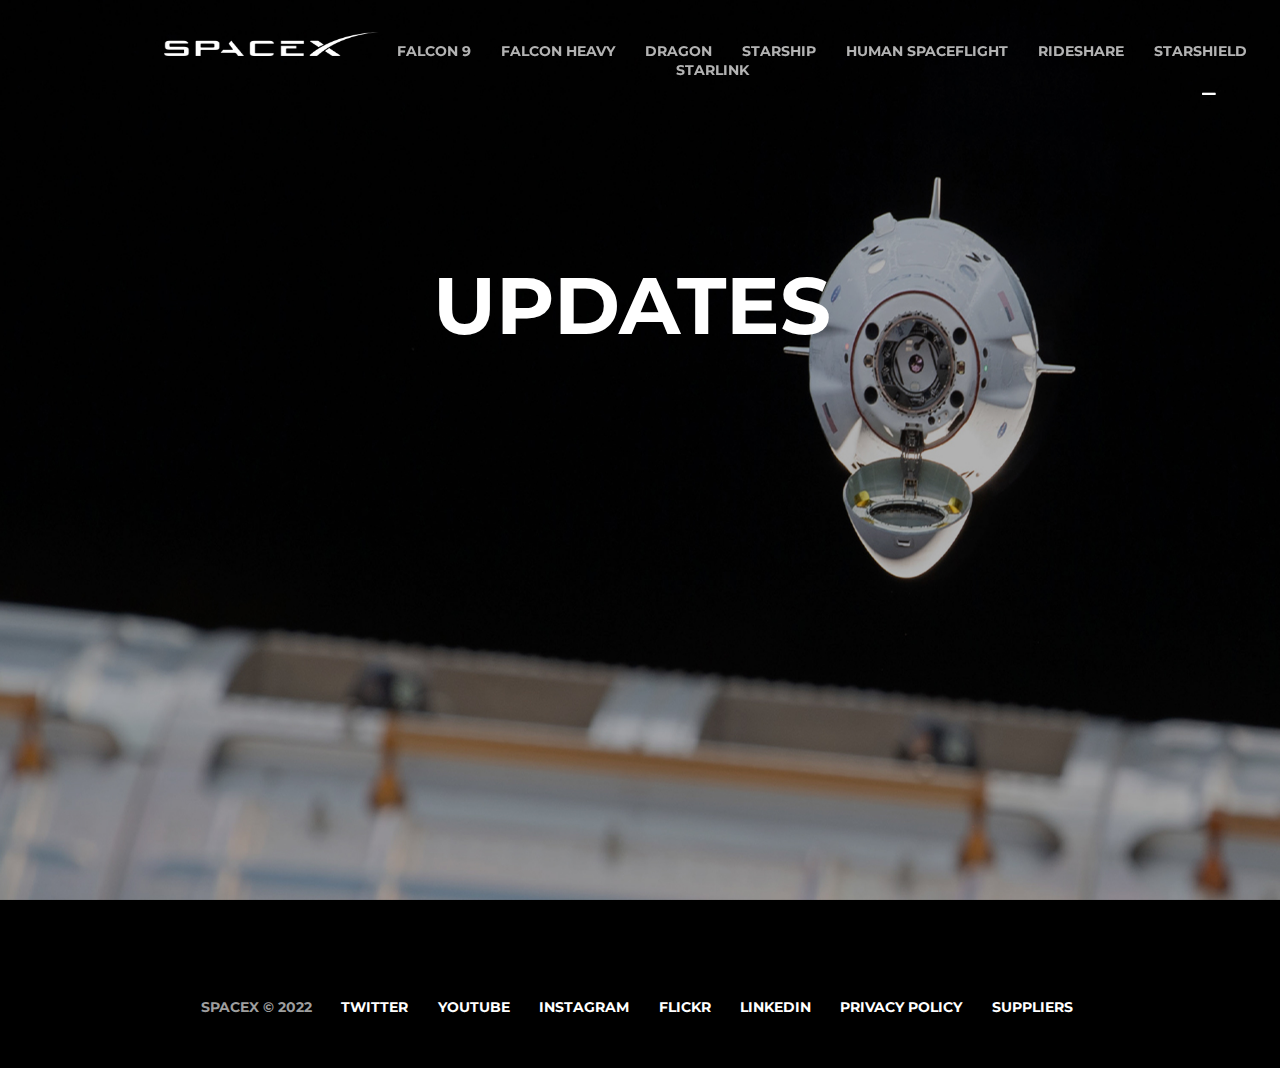
<file: updates/index.html>
<!DOCTYPE html>
<html lang="en">

<head>
    <meta charset="UTF-8">
    <meta http-equiv="X-UA-Compatible" content="IE=edge">
    <meta name="viewport" content="width=device-width, initial-scale=1.0">
    <title>SpaceX - Updates</title>
    <link rel="icon" type="image/png" href="../images/spacex logo icon.png">
    <link rel="stylesheet" href="styles.css">
    <link rel="stylesheet" href="../header-footer/header.css">
    <link rel="stylesheet" href="../header-footer/footer.css">
    <link rel="stylesheet" href="https://cdnjs.cloudflare.com/ajax/libs/font-awesome/4.7.0/css/font-awesome.min.css">

<body>
    <header>
        <nav id="navigation">
            <section id="left_side">
                <a href="../index.html"><img src="../images/spacex logo.png" alt="SpcaeX Logo"
                        id="navLogo"></a>
                <a class="nav_link" href="../falcon 9/index.html">FALCON 9</a>
                <a class="nav_link" href="../falcon_heavy/index.html">FALCON HEAVY</a>
                <a class="nav_link" href="../dragon/index.html">DRAGON</a>
                <a class="nav_link" href="../starship/index.html">STARSHIP</a>
                <a class="nav_link" href="../human_spaceflight/index.html">HUMAN SPACEFLIGHT</a>
                <a class="nav_link" href="../rideshare/index.html">RIDESHARE</a>
                <a class="nav_link" href="../starshield/index.html">STARSHIELD</a>
                <a class="nav_link" href="https://www.starlink.com/">STARLINK</a>
            </section>
            <section id="right_side">
                <i class="fa fa-bars" id="menuicon" onclick="menu()"></i>
                <nav id="menubar">
                    <ul><a href="../falcon 9/index.html">FALCON 9</a></ul>
                    <hr>
                    <ul><a href="../falcon_heavy/index.html">FALCON HEAVY</a></ul>
                    <hr>
                    <ul><a href="../dragon/index.html">DRAGON</a></ul>
                    <hr>
                    <ul><a href="../starship/index.html">STARSHIP</a></ul>
                    <hr>
                    <ul><a href="../human_spaceflight/index.html">HUMAN SPACEFLIGHT</a></ul>
                    <hr>
                    <ul><a href="../rideshare/index.html">RIDESHARE</a></ul>
                    <hr>
                    <ul><a href="../starshield/index.html">STARSHIELD</a></ul>
                    <hr>
                    <ul><a href="https://www.starlink.com/">STARLINK</a></ul>
                    <hr>
                    <ul><a href="../mission/index.html">MISSION</a></ul>
                    <hr>
                    <ul><a href="../launches/index.html">LAUNCHES</a></ul>
                    <hr>
                    <ul><a href="../careers/index.html">CAREERS</a></ul>
                    <hr>
                    <ul><a href="../updates/index.html">UPDATES</a></ul>
                    <hr>
                    <ul><a href="https://shop.spacex.com/">SHOP</a></ul>
                    <hr>
                </nav>
            </section>
        </nav>
    </header>
    <main>
        <div class="content">
            <section class="outer_section">
                <img src="Updates_Header.jpg" alt="UPDATES IMAGE">
            </section>
            <section class="inner_section">
                <section class="section_description section_description_mid">
                    <h1>UPDATES</h1>
                </section>
            </section>
        </div>
    </main>
    <footer>
        <span>SPACEX © 2022</span>
        <a href="#">TWITTER</a>
        <a href="#">YOUTUBE</a>
        <a href="#">INSTAGRAM</a>
        <a href="#">FLICKR</a>
        <a href="#">LINKEDIN</a>
        <a href="#">PRIVACY POLICY</a>
        <a href="#">SUPPLIERS</a>
    </footer>
    <script src="../javascript/script.js"></script>
    <style>
        @keyframes in {
            from {
                opacity: 0;
                transform: translateX(5em);
            }

            to {
                opacity: 1;
                transform: translateX(0);
            }
        }

        @keyframes out {
            from {
                opacity: 1;
                transform: translateX(0);
            }

            to {
                opacity: 0;
                transform: translateX(5em);
            }
        }
    </style>
</body>

</html>
</file>
<file: styles.css>
@import url('https://fonts.googleapis.com/css2?family=Lato:wght@700&family=Mohave:wght@700&family=Montserrat:wght@100;200;300;400;500;600;700&family=Nothing+You+Could+Do&display=swap');


body{
    background-color: #000000;
    color: #ffffff;
    font-family: 'Montserrat', sans-serif;
    margin: 0;
}
.outer_section{
    width: 100%;
    overflow: hidden;
    height: 100vh;
    position: absolute;
    background-size: cover;
}
.outer_section>img{
    background-size: cover;
    width: 100%;
    overflow: hidden;
    height: 100vh;
}
.inner_section{
    position: relative;
    width: 81%;
    height: 100vh;
    z-index: 1;
    padding: 0 9em 0 9em;
}
.section_description{
    width: 27em;
    position: absolute;
    bottom: 6em; 
}
.show{
    animation: fade 1.5s ease-in;
}
.section_description>h5{
    font-size: 1em;
    letter-spacing: 0.25em;
    font-weight: 500;
    margin: 0;
}
.section_description>h1{
    padding: 0.5em 0 0.5em 0;
    font-size: 2.5em;
    margin: 0;
}
.section_description>button {
    position: relative;
    width: 12em;
    height: 4em;
    border: #ffffff solid 2px;
    background-color: rgba(255, 255, 255, 0);
    color: #ffffff;
    text-align: center;
    font-weight: bold;
    font-size: 0.75em;
    z-index: 1;
    transition: 0.5s ease;
}
.section_description>button::before{
    content: "";
    position: absolute;
    bottom:0;
    left:0;
    width:100%;
    height: 0%;
    z-index: -1;
    transition: 0.5s ease;
    border-radius: 50% 50% 0 0;
}
.section_description>button:hover{
    color: #000000;
    font-weight: bold;
    transition: 0.5s ease;
}
.section_description>button:hover::before{
    height: 100%;
    background-color: #ffffff;
    transition: 0.5s ease;
}
footer{
    min-height: 5em;
    width: 99.5%;
    text-align: center;
    font-size: 14px;
    font-weight: bold;
    padding: 4em 0 0 0;
}
footer>a{
    padding: 0 1% 0 1%;
    color: #ffffff;
    text-decoration: none;
}
footer>a:hover{
    color: #9e9e9e;
    transition: 0.5s;
}
footer>span{
    padding: 0 1% 0 1%;
    color: #9e9e9e;
}

@keyframes fade {
    from{
        opacity: 0;
        transform: translateY(50px);
    }
    to{
        opacity: 1;
        transform: translateY(0);
    }
}
@media screen and (max-width:1000px) {
    .nav_link{
        display: none;
    }
    .inner_section{
        padding-left: 1.5em;
    }
}
</file>
<file: header-footer/header.css>
nav{
    padding-top: 2em;
    font-size: 1em;
    position: fixed;
    width: 100%;
    overflow: hidden;
    height: 4em;
    text-align: center;
    background-color: rgba(255, 255, 255, 0);
    z-index: 2;
    top: 0;
}
.nav_link{
    color: #ffffff;
    position: relative;
    margin: 0 13px;
    padding: 0;
    text-decoration: none;
    font-size: 14px;
    font-weight: bold;
    opacity: 0.7;
}
.nav_link::before{
    content: "";
    width: 0;
    right: 0;
    height: 2px;
    position: absolute;
    background-color: #ffffff;
    border-radius: 5px;
    bottom: -3px;
    transition: width 0.2s linear;
    z-index: -1;
}
.nav_link:hover{
    opacity: 1;
}
.nav_link:hover::before{
    width: 100%;
    right: initial;
    left: 0;
}

#right_side i{
    color: #ffffff;
}
#navLogo {
    width: 13.5em;
    height: 1.5em;
    cursor: pointer;;
}
#left_side{
    float: left;
    clear: both;
    padding: 0 0 0 9em;
}
#right_side{
    float: right;
    padding: 0.65em 4em 0 0;
}
#menubar{
    display: none;
    z-index: -1;
    width: 18em;
    height: 100%;
    right: 0em;
    padding-top: 5em;
    padding-right: 2em;
    text-align: right;
    background-color: #000000d7;
}
.menubarclose{
    display: none;
}
.menubaropen{
    display: block;
}
#menubar a{
    color: #ffffff;
    text-decoration: none;
    padding-right: 2em;
    font-size: 0.95em;
    font-weight: bold;
}
#menubar a:hover{
    color: #9e9e9e;
    transition: 0.5s;
}
#menubar hr{
    border-color: #9e9e9e;
    width: 90%;
}
</file>
<file: careers/styles.css>
@import url('https://fonts.googleapis.com/css2?family=Lato:wght@700&family=Mohave:wght@700&family=Montserrat:wght@100;200;300;400;500;600;700&family=Nothing+You+Could+Do&display=swap');


body{
    background-color: #000000;
    color: #ffffff;
    font-family: 'Montserrat', sans-serif;
    margin: 0;
}
.outer_section{
    width: 100%;
    overflow: hidden;
    height: 100vh;
    position: absolute;
    background-size: cover;
}
.outer_section>img{
    background-size: cover;
    width: 100%;
    overflow: hidden;
    height: 100vh;
}
.inner_section{
    position: relative;
    width: 81%;
    height: 100vh;
    z-index: 1;
    padding: 0 9em 0 9em;
    text-align: center;
}
.section_description{
    padding: 2em;
    background-color: rgba(0,0,0,0.6);
    width: 27em;
    position: absolute;
    bottom: 15em;
}
.show{
    animation: fade 1s ease-in;
}
.section_description_mid{
    width: 42vw;
    height: 26vh;
    position: absolute;
    top: 25%;
    left: 25%;
    background:none;
}
.section_description_mid>h1{
    font-size: 5em;
    margin: 0;
    font-weight: bold;
}
.section_description_right{
    right: 9em;
}
.section_description_left{
    left: 9em;
}
@keyframes fade {
    from{
        opacity: 0;
        transform: translateY(50px);
    }
    to{
        opacity: 1;
        transform: translateY(0);
    }
}
@media screen and (max-width:1000px) {
    .nav_link{
        display: none;
    }
    .outer_section, .inner_section, .section_description{
        padding:0;
        margin: 0;
    }
}
</file>
<file: header-footer/footer.css>
footer{
    min-height: 5em;
    width: 99.5%;
    text-align: center;
    font-size: 14px;
    font-weight: bold;
    padding: 7em 0 0 0;
}
footer>a{
    padding: 0 1% 0 1%;
    color: #ffffff;
    text-decoration: none;
}
footer>a:hover{
    color: #9e9e9e;
    transition: 0.5s;
}
footer>span{
    padding: 0 1% 0 1%;
    color: #9e9e9e;
}
</file>
<file: dragon/styles.css>
@import url('https://fonts.googleapis.com/css2?family=Lato:wght@700&family=Mohave:wght@700&family=Montserrat:wght@100;200;300;400;500;600;700&family=Nothing+You+Could+Do&display=swap');


body{
    background-color: #000000;
    color: #ffffff;
    font-family: 'Montserrat', sans-serif;
    margin: 0;
}
.outer_section{
    width: 100%;
    overflow: hidden;
    height: 100vh;
    position: absolute;
    background-size: cover;
}
.outer_section>img{
    background-size: cover;
    width: 100%;
    overflow: hidden;
    height: 100vh;
}
.inner_section{
    position: relative;
    width: 81%;
    height: 100vh;
    z-index: 1;
    padding: 0 9em 0 9em;
    text-align: center;
}
.section_description{
    padding: 2em;
    background-color: rgba(0,0,0,0.6);
    width: 27em;
    position: absolute;
    bottom: 15em;
}
.show{
    animation: fade 1s ease-in;
}
.section_description_mid{
    width: 42vw;
    height: 26vh;
    position: absolute;
    top: 25%;
    left: 25%;
    background:none;
}
.section_description_mid>h1{
    font-size: 5em;
    margin: 0;
    font-weight: bold;
}
.section_description_right{
    right: 9em;
}
.section_description_left{
    left: 9em;
}
@keyframes fade {
    from{
        opacity: 0;
        transform: translateY(50px);
    }
    to{
        opacity: 1;
        transform: translateY(0);
    }
}
@media screen and (max-width:1000px) {
    .nav_link{
        display: none;
    }
    .outer_section, .inner_section, .section_description{
        padding:0;
        margin: 0;
    }
}
</file>
<file: falcon 9/style.css>
@import url('https://fonts.googleapis.com/css2?family=Familjen+Grotesk:wght@400;600;700&display=swap');

*,
*::before,
*::after {
  margin: 0;
  padding: 0;
  box-sizing: border-box;
}

body {
  font-family: 'Familjen Grotesk', sans-serif;
  background: #000;
  color: #fff;
}

a {
  text-decoration: none;
  color: #fff;
}

ul {
  list-style: none;
}


.main-header {
  position: fixed;
  top: 0;
  left: 0;
  width: 100%;
  z-index: 3;
  display: flex;
  justify-content: space-between;
  align-items: center;
  text-transform: uppercase;
  height: 100px;
  padding: 0 30px;
}

.logo {
  width: 290px;
  height: auto;
}

.logo img {
  display: block;
  width: 100%;
  height: auto;
}


.desktop-main-menu {
  margin-right: 50px;
}

.desktop-main-menu ul {
  display: flex;
}

.desktop-main-menu ul li {
  position: relative;
  margin-right: 20px;
  padding-bottom: 2px;
}


.desktop-main-menu ul li a::after {
    content: '';
    position: absolute;
    bottom: 0;
    left: 0;
    width: 100%;
    height: 1px;
    background: #fff;
    transform: scaleX(0);
    transition: transform 0.6s cubic-bezier(0.19, 1, 0.22, 1);
    transform-origin: right center;
  }
  
  .desktop-main-menu ul li a:hover::after {
    transform: scaleX(1);
    transform-origin: left center;
    transition-duration: 0.4s;
  }
  
  
  section {
    position: relative;
    height: 100vh;
    background-position: center center;
    background-repeat: no-repeat;
    background-size: cover;
    text-transform: uppercase;
  }
  
  .section-inner {
    position: absolute;
    bottom: 200px;
    left: 150px;
    max-width: 560px;
  }
  
  .section-inner h4 {
    font-size: 22px;
    margin-bottom: 5px;
    font-weight: 300;
    animation: fadeInUp 0.5s ease-in-out;
  }
  
  .section-inner h2 {
    font-size: 50px;
    font-weight: 700;
    margin-bottom: 20px;
    animation: fadeInUp 0.5s ease-in-out 0.2s;
    animation-fill-mode: both; 
  }
  
  .section-inner a {
    animation: fadeInUp 0.5s ease-in-out 0.4s;
    animation-fill-mode: both; 
  }
  
  .hamburger {
    position: fixed;
    top: 40px;
    right: 20px;
    z-index: 10;
    cursor: pointer;
    width: 20px;
    height: 20px;
    background: none;
    border: none;
  }
  .hamburger-top,
  .hamburger-middle,
  .hamburger-bottom {
    position: absolute;
    width: 20px;
    height: 2px;
    top: 0;
    left: 0;
    background: #fff;
    transition: all 0.5s;
  }
  
  .hamburger-middle {
    transform: translateY(5px);
  }
  
  .hamburger-bottom {
    transform: translateY(10px);
  }
  
  
  .open {
    transform: rotate(90deg);
  }
  
  .open .hamburger-top {
    transform: rotate(45deg) translateY(6px) translateX(6px);
  }
  
  .open .hamburger-middle {
    display: none;
  }
  .open .hamburger-bottom {
    transform: rotate(-45deg) translateY(6px) translateX(-6px);
  }
  
  /* Inner Pages */
  .bg-falcon-9 {
    background-image: url('images/Falcon\ 9.jpg');
  }
  
  
  .stats {
    max-width: 960px;
    margin: 0 auto;
    display: flex;
    align-items: center;
    justify-content: space-between;
    text-align: center;
    text-transform: uppercase;
  }
  
  .stats div span {
    font-size: 160px;
  }
  
  .stats div h4 {
    font-size: 24px;
    font-weight: 300;
  }
  
  
  footer {
    position: relative;
    padding: 55px 0;
  }
  footer ul {
    display: flex;
    justify-content: center;
    align-items: center;
    flex-wrap: wrap;
  }
  
  footer ul li {
    margin-right: 30px;
    color: #aaa;
    text-transform: uppercase;
    font-size: 13px;
    line-height: 2.5;
  }
  
  footer ul li a {
    color: #fff;
    transition: color 0.6s;
  }
  
  footer ul li a:hover {
    color: #aaa;
  }
  .section-inner-center {
    position: absolute;
    top: 50%;
    left: 50%;
    transform: translate(-50%, -50%);
    text-transform: uppercase;
    text-align: center;
    width: 80%;
  }
.section-inner-center h3 {
    font-size: 100px;
    margin-bottom: 15px;
    animation: fadeInUp 0.9s ease-in-out;
  }
  
  .section-inner-center p {
    font-size: 20px;
    animation: fadeInUp 0.9s ease-in-out 0.7s;
    animation-fill-mode: both;
    font-family: Georgia, 'Times New Roman', Times, serif;
  }
  .inner-left-middle{
        position: absolute;
        top: 30em;
        width: 28em;
        height: 25em;
  }
  footer {
    position: relative;
    padding-top: 36em;
}
  
  @keyframes fadeInUp {
    0% {
      opacity: 0;
      transform: translateY(140px);
    }
  
    100% {
      opacity: 1;
      transform: translateY(0);
    }
  }
  @keyframes fadeIn {
    0% {
      opacity: 0;
    }
  
    100% {
      opacity: 1;
    }
  }
  
  @keyframes fadeBounce {
    0%,
    20%,
    50%,
    80%,
    100% {
      opacity: 0;
      transform: translateY(-20px);
    }
  
    40% {
      opacity: 1;
      transform: translateY(0);
    }
  }
  
  table {
    border-collapse: collapse;
    border-spacing: 0;
  }
  
  table.data td:first-child {
    font: 14px/18px D-DIN-Bold,Arial,Verdana,sans-serif;
    text-align: left;
}
table.data td {
    text-align: right;
}
table td {
    font: 600 16px/18px D-DIN-Regular,Arial,Verdana,sans-serif;
    text-align: left;
    color: #fff;
    padding: 20px 0;
    border-bottom: 1pt solid rgba(255,255,255,.3);
}
</file>
<file: falcon_heavy/styles.css>
@import url('https://fonts.googleapis.com/css2?family=Familjen+Grotesk:wght@400;600;700&display=swap');

*,
*::before,
*::after {
  margin: 0;
  padding: 0;
  box-sizing: border-box;
}

body {
  font-family: 'Familjen Grotesk', sans-serif;
  background: #000;
  color: #fff;
}

a {
  text-decoration: none;
  color: #fff;
}

ul {
  list-style: none;
}


.main-header {
  position: fixed;
  top: 0;
  left: 0;
  width: 100%;
  z-index: 3;
  display: flex;
  justify-content: space-between;
  align-items: center;
  text-transform: uppercase;
  height: 100px;
  padding: 0 30px;
}

.logo {
  width: 290px;
  height: auto;
}

.logo img {
  display: block;
  width: 100%;
  height: auto;
}


.desktop-main-menu {
  margin-right: 50px;
}

.desktop-main-menu ul {
  display: flex;
}

.desktop-main-menu ul li {
  position: relative;
  margin-right: 20px;
  padding-bottom: 2px;
}


.desktop-main-menu ul li a::after {
  content: '';
  position: absolute;
  bottom: 0;
  left: 0;
  width: 100%;
  height: 1px;
  background: #fff;
  transform: scaleX(0);
  transition: transform 0.6s cubic-bezier(0.19, 1, 0.22, 1);
  transform-origin: right center;
}

.desktop-main-menu ul li a:hover::after {
  transform: scaleX(1);
  transform-origin: left center;
  transition-duration: 0.4s;
}


section {
  position: relative;
  height: 100vh;
  background-position: center center;
  background-repeat: no-repeat;
  background-size: cover;
  text-transform: uppercase;
}

.section-inner {
  position: absolute;
  bottom: 200px;
  left: 150px;
  max-width: 560px;
}

.section-inner h4 {
  font-size: 22px;
  margin-bottom: 5px;
  font-weight: 300;
  animation: fadeInUp 0.5s ease-in-out;
}

.section-inner h2 {
  font-size: 50px;
  font-weight: 700;
  margin-bottom: 20px;
  animation: fadeInUp 0.5s ease-in-out 0.2s;
  animation-fill-mode: both; 
}

.section-inner a {
  animation: fadeInUp 0.5s ease-in-out 0.4s;
  animation-fill-mode: both; 
}

.hamburger {
  position: fixed;
  top: 40px;
  right: 20px;
  z-index: 10;
  cursor: pointer;
  width: 20px;
  height: 20px;
  background: none;
  border: none;
}

.hamburger-top,
.hamburger-middle,
.hamburger-bottom {
  position: absolute;
  width: 20px;
  height: 2px;
  top: 0;
  left: 0;
  background: #fff;
  transition: all 0.5s;
}

.hamburger-middle {
  transform: translateY(5px);
}

.hamburger-bottom {
  transform: translateY(10px);
}


.open {
  transform: rotate(90deg);
}

.open .hamburger-top {
  transform: rotate(45deg) translateY(6px) translateX(6px);
}

.open .hamburger-middle {
  display: none;
}

.open .hamburger-bottom {
  transform: rotate(-45deg) translateY(6px) translateX(-6px);
}


.bg-falcon-9 {
  background-image: url('falcon\ heavy.jpg');
}


.stats {
  max-width: 960px;
  margin: 0 auto;
  display: flex;
  align-items: center;
  justify-content: space-between;
  text-align: center;
  text-transform: uppercase;
}

.stats div span {
  font-size: 160px;
}

.stats div h4 {
  font-size: 24px;
  font-weight: 300;
}


footer {
  position: relative;
  padding: 55px 0;
}

footer ul {
  display: flex;
  justify-content: center;
  align-items: center;
  flex-wrap: wrap;
}

footer ul li {
  margin-right: 30px;
  color: #aaa;
  text-transform: uppercase;
  font-size: 13px;
  line-height: 2.5;
}

footer ul li a {
  color: #fff;
  transition: color 0.6s;
}

footer ul li a:hover {
  color: #aaa;
}
.section-inner-center {
  position: absolute;
  top: 50%;
  left: 50%;
  transform: translate(-50%, -50%);
  text-transform: uppercase;
  text-align: center;
  width: 80%;
}

.section-inner-center h3 {
  font-size: 100px;
  margin-bottom: 15px;
  animation: fadeInUp 0.9s ease-in-out;
}

.section-inner-center p {
  font-size: 20px;
  animation: fadeInUp 0.9s ease-in-out 0.7s;
  animation-fill-mode: both;
  font-family: Georgia, 'Times New Roman', Times, serif;
}



@keyframes fadeInUp {
  0% {
    opacity: 0;
    transform: translateY(140px);
  }

  100% {
    opacity: 1;
    transform: translateY(0);
  }
}

@keyframes fadeIn {
  0% {
    opacity: 0;
  }

  100% {
    opacity: 1;
  }
}
@keyframes fadeBounce {
    0%,
    20%,
    50%,
    80%,
    100% {
      opacity: 0;
      transform: translateY(-20px);
    }
  
    40% {
      opacity: 1;
      transform: translateY(0);
    }
  }
</file>
<file: human_spaceflight/styles.css>
@import url('https://fonts.googleapis.com/css2?family=Lato:wght@700&family=Mohave:wght@700&family=Montserrat:wght@100;200;300;400;500;600;700&family=Nothing+You+Could+Do&display=swap');


body{
    background-color: #000000;
    color: #ffffff;
    font-family: 'Montserrat', sans-serif;
    margin: 0;
}
.outer_section{
    width: 100%;
    overflow: hidden;
    height: 100vh;
    position: absolute;
    background-size: cover;
}
.outer_section>img{
    background-size: cover;
    width: 100%;
    overflow: hidden;
    height: 100vh;
}
.inner_section{
    position: relative;
    width: 81%;
    height: 100vh;
    z-index: 1;
    padding: 0 9em 0 9em;
    text-align: center;
}
.section_description{
    padding: 2em;
    background-color: rgba(0,0,0,0.6);
    width: 27em;
    position: absolute;
    bottom: 15em;
}
.show{
    animation: fade 1s ease-in;
}
.section_description_mid{
    width: 42vw;
    height: 26vh;
    position: absolute;
    top: 25%;
    left: 25%;
    background:none;
}
.section_description_mid>h1{
    font-size: 5em;
    margin: 0;
    font-weight: bold;
}
.section_description_right{
    right: 9em;
}
.section_description_left{
    left: 9em;
}
@keyframes fade {
    from{
        opacity: 0;
        transform: translateY(50px);
    }
    to{
        opacity: 1;
        transform: translateY(0);
    }
}
@media screen and (max-width:1000px) {
    .nav_link{
        display: none;
    }
    .outer_section, .inner_section, .section_description{
        padding:0;
        margin: 0;
    }
}
</file>
<file: launches/styles.css>
body{
    background-color: black;
    color: white;
    font-family: Arial, Verdana, sans-serif;
    margin: 0;
    padding: 0;
}
h2{
    font-family: Arial, Verdana, sans-serif;
}
h3{
    font-family: Arial, Verdana, sans-serif;
}
p{
    font-family: Arial, Verdana, sans-serif;
}   
a{
    color: white;
}
svg{
    fill: white;
}
/*Header section*/
header{
    display: flex;
    align-items: center;
    padding: 20px 50px;
    max-width: 1400px;
    margin: 0 auto;
    height: 40px;
}
header svg{
    width: 100px;
}

@media (max-width: 1000px){
    header a.logo{
    position: fixed;
    top: 20px;
    left:50%;
    margin-left: -100px;
}
}

@media (min-width:1000px){
    header svg{
        width: 200px;
    }
    header a.logo{
        margin-right: 40px;
    }
}

.center-nav{
    display: none;
}

@media (min-width:1000px){
    .center-nav{
        display: block;
    }
}

.center-nav a{
    text-decoration: none;
    font-size: 12px;
    font-style: bold;
    margin: 0 12px;
    position: relative;

}
.right-nav{
    position: fixed;
    right: 0;
    top: 0;
    height: 40px;
    padding-top: 20px;
    display: flex;
    align-items: center;
}
    
.right-nav a{
    font-size: 12px;
    font-style: bold;
    text-decoration: none;
    margin: 0 75px;
    position: relative;
}
@media(max-width:1000px){
    .right-nav a{
        display: none;
    }
    .right-nav{
        position: absolute;
    }
}
.center-nav a::before, .right-nav a::before{
    content: '';
    width: 0%;
    right: 0;
    bottom: -2px;
    height: 1px;
    position: absolute;
    background-color: #fff;
    transition: width .2s linear;
}

.center-nav a:hover:before, .right-nav a:hover:before{
    right: initial;
    left: 0;
    width: 100%;
}


#hamburger{
    position: absolute;
    right: 6px;
    color: #fff;
    z-index: 3;
    background-color: transparent;
    transform: rotate(90deg);
    cursor: pointer;
    top:8px;
    border: 0;
    padding: 20px;
}
nav.mobile-nav{
    display: none;
}
nav.mobile-nav.active{
    display: block;
    padding-top: 70px;
    position: fixed;
    top:0;
    right: 0;
    bottom: 0;
    z-index: 2;
    width: 280px;
    background-color: black;
    transition: right 0.3s ease-in-out;
}
nav.mobile-nav.active a{
    display: block;
    padding: 16px 45px;
    text-align: right;
    border-bottom: 1px solid #222;
    text-decoration: none;
    font-family: Arial, Verdana, sans-serif;
    font-size: small;
}
@media (min-width:1000px){
    nav.mobile-nav a:nth-child(1){display: none;}
    nav.mobile-nav a:nth-child(2){display: none;}
    nav.mobile-nav a:nth-child(3){display: none;}
    nav.mobile-nav a:nth-child(4){display: none;}
    nav.mobile-nav a:nth-child(5){display: none;}
    nav.mobile-nav a:nth-child(6){display: none;}
    nav.mobile-nav a:nth-child(7){display: none;}
    nav.mobile-nav a:nth-child(8){display: none;}
}
.shadow.active{
    position: fixed;
    inset:0;
    background-color:rgba(0,0,0,.3);
    z-index: 1;
}
/*Launches heading*/
.launches{
    height: 100vh;
    background-size: cover;
    text-align: center;
    margin-top: none;
}
#launches-quote{
    font-size: 70px;
    padding-top: 220px;
}
#down{
    height: 100px;
    text-align: center;
    padding-top: 50px;
}
</file>
<file: mission/styles.css>
body{
    background-color: black;
    color: white;
    font-family: Arial, Verdana, sans-serif;
    margin: 0;
    padding: 0;
}
h2{
    font-family: Arial, Verdana, sans-serif;
}
h3{
    font-family: Arial, Verdana, sans-serif;
}
p{
    font-family: Arial, Verdana, sans-serif;
}   
a{
    color: white;
}
svg{
    fill: white;
}
/*Header section*/
header{
    display: flex;
    align-items: center;
    padding: 20px 50px;
    max-width: 1400px;
    margin: 0 auto;
    height: 40px;
}
header svg{
    width: 100px;
}

@media (max-width: 1000px){
    header a.logo{
    position: fixed;
    top: 20px;
    left:50%;
    margin-left: -100px;
}
}

@media (min-width:1000px){
    header svg{
        width: 200px;
    }
    header a.logo{
        margin-right: 40px;
    }
}

.center-nav{
    display: none;
}

@media (min-width:1000px){
    .center-nav{
        display: block;
    }
}

.center-nav a{
    text-decoration: none;
    font-size: 12px;
    font-style: bold;
    margin: 0 12px;
    position: relative;

}
.right-nav{
    position: fixed;
    right: 0;
    top: 0;
    height: 40px;
    padding-top: 20px;
    display: flex;
    align-items: center;
}
    
.right-nav a{
    font-size: 12px;
    font-style: bold;
    text-decoration: none;
    margin: 0 75px;
    position: relative;
}
@media(max-width:1000px){
    .right-nav a{
        display: none;
    }
    .right-nav{
        position: absolute;
    }
}
.center-nav a::before, .right-nav a::before{
    content: '';
    width: 0%;
    right: 0;
    bottom: -2px;
    height: 1px;
    position: absolute;
    background-color: #fff;
    transition: width .2s linear;
}

.center-nav a:hover:before, .right-nav a:hover:before{
    right: initial;
    left: 0;
    width: 100%;
}


#hamburger{
    position: absolute;
    right: 6px;
    color: #fff;
    z-index: 3;
    background-color: transparent;
    transform: rotate(90deg);
    cursor: pointer;
    top:8px;
    border: 0;
    padding: 20px;
}
nav.mobile-nav{
    display: none;
}
nav.mobile-nav.active{
    display: block;
    padding-top: 70px;
    position: fixed;
    top:0;
    right: 0;
    bottom: 0;
    z-index: 2;
    width: 280px;
    background-color: black;
    transition: right 0.3s ease-in-out;
}
nav.mobile-nav.active a{
    display: block;
    padding: 16px 45px;
    text-align: right;
    border-bottom: 1px solid #222;
    text-decoration: none;
    font-family: Arial, Verdana, sans-serif;
    font-size: small;
}
@media (min-width:1000px){
    nav.mobile-nav a:nth-child(1){display: none;}
    nav.mobile-nav a:nth-child(2){display: none;}
    nav.mobile-nav a:nth-child(3){display: none;}
    nav.mobile-nav a:nth-child(4){display: none;}
    nav.mobile-nav a:nth-child(5){display: none;}
    nav.mobile-nav a:nth-child(6){display: none;}
    nav.mobile-nav a:nth-child(7){display: none;}
    nav.mobile-nav a:nth-child(8){display: none;}
}
.shadow.active{
    position: fixed;
    inset:0;
    background-color:rgba(0,0,0,.3);
    z-index: 1;
}
/*Mission quote section*/
.mission-feature{
    min-height: 100vh;
    background-size:cover;
}
#mission-quote{
    text-align: center;
    padding: 80px 250px 0;
    font-weight: 200;
    line-height: 40px;
}
#mission-quote2{
    text-align: center;
    font-weight: 200;
}

/*content section*/
#content-center{
    background-color: black;
    display: flex;
    padding-left: 300px;
    text-align: center;
}
.features{
    padding: 50px 70px;
}
h3{
    font-size: 100px;
    line-height: 1px;
    font-weight: lighter;
}

@media (max-width:1000px){
    #content-center{
        padding: 10px;
    }
    .features{
        padding: 10px;
    }
}

/*Making Humanity Section*/
#making-humanity-quote{
    font-size: 40px;
    font-weight: 600;
    padding: 100px 100px 0px 100px;
}
#making-humanity-quote2{
    font-size: 40px;
    font-weight: 600;
    padding: 0px 100px 0px 100px;
}
.making-humanity{
    min-height: 100vh;
    background-size: cover;
    padding-top: 70px;
    margin-bottom: 0;
}
#making-humanity-quote3{
    padding-left: 100px;
    font-family: Arial, Verdana, sans-serif;
    font-size: 15px;
    padding-right: 900px;
    padding-top: 5px;
    font-weight: 100;
    line-height: 25px;
    padding-bottom: 40px;
}
#making-humanity-button{
    margin-left: 100px;
    text-decoration: none;
    border: 2px solid white;
    padding: 10px;
}
/*Slider section*/
.slider{
    min-height: 80vh;
    background-size: cover;
    margin-top: none;
}
#slider-quote-01{
    font-size: 40px;
    font-weight: 600;
    padding: 150px 100px 0px 100px;
}
#slider-quote-02{
    padding-left: 100px;
    font-family: Arial, Verdana, sans-serif;
    font-size: 15px;
    padding-right: 910px;
    padding-top: 5px;
    font-weight: 100;
    line-height: 25px;
    padding-bottom: 40px;
}
/*REUSABILITY*/
#REUSABILITY{
    display: flex;
    margin-top: 50px;
    padding-left: 100px;
}
.video{
    background-size: cover;
    min-height: 100vh;
    min-width: 50%;
    padding-left: 100px;

}
.re{
    margin-left: 10px;
}
#re-text{
    font-size: 40px;
    font-weight: 600;
    padding: 150px 100px 0px 60px;
}
#re-text2{
    padding-right: 50px;
    font-family: Arial, Verdana, sans-serif;
    font-size: 15px;
    padding-top: 5px;
    font-weight: 100;
    line-height: 25px;
    padding-bottom: 40px;
    margin-left:60px ;
}
</file>
<file: rideshare/styles.css>
@import url('https://fonts.googleapis.com/css2?family=Lato:wght@700&family=Mohave:wght@700&family=Montserrat:wght@100;200;300;400;500;600;700&family=Nothing+You+Could+Do&display=swap');


body{
    background-color: #000000;
    color: #ffffff;
    font-family: 'Montserrat', sans-serif;
    margin: 0;
}
.outer_section{
    width: 100%;
    overflow: hidden;
    height: 100vh;
    position: absolute;
    background-size: cover;
}
.outer_section>img{
    background-size: cover;
    width: 100%;
    overflow: hidden;
    height: 100vh;
}
.inner_section{
    position: relative;
    width: 81%;
    height: 100vh;
    z-index: 1;
    padding: 0 9em 0 9em;
    text-align: center;
}
.section_description{
    padding: 2em;
    background-color: rgba(0,0,0,0.6);
    width: 27em;
    position: absolute;
    bottom: 15em;
}
.show{
    animation: fade 1s ease-in;
}
.section_description_mid{
    width: 42vw;
    height: 26vh;
    position: absolute;
    top: 25%;
    left: 25%;
    background:none;
}
.section_description_mid>h1{
    font-size: 5em;
    margin: 0;
    font-weight: bold;
}
.section_description_right{
    right: 9em;
}
.section_description_left{
    left: 9em;
}
@keyframes fade {
    from{
        opacity: 0;
        transform: translateY(50px);
    }
    to{
        opacity: 1;
        transform: translateY(0);
    }
}@import url('https://fonts.googleapis.com/css2?family=Lato:wght@700&family=Mohave:wght@700&family=Montserrat:wght@100;200;300;400;500;600;700&family=Nothing+You+Could+Do&display=swap');


body{
    background-color: #000000;
    color: #ffffff;
    font-family: 'Montserrat', sans-serif;
    margin: 0;
}
.outer_section{
    width: 100%;
    overflow: hidden;
    height: 100vh;
    position: absolute;
    background-size: cover;
}
.outer_section>img{
    background-size: cover;
    width: 100%;
    overflow: hidden;
    height: 100vh;
}
.inner_section{
    position: relative;
    width: 81%;
    height: 100vh;
    z-index: 1;
    padding: 0 9em 0 9em;
    text-align: center;
}
.section_description{
    padding: 2em;
    background-color: rgba(0,0,0,0.6);
    width: 27em;
    position: absolute;
    bottom: 15em;
}
.show{
    animation: fade 1s ease-in;
}
.section_description_mid{
    width: 42vw;
    height: 26vh;
    position: absolute;
    top: 25%;
    left: 25%;
    background:none;
}
.section_description_mid>h1{
    font-size: 5em;
    margin: 0;
    font-weight: bold;
}
.section_description_right{
    right: 9em;
}
.section_description_left{
    left: 9em;
}
@keyframes fade {
    from{
        opacity: 0;
        transform: translateY(50px);
    }
    to{
        opacity: 1;
        transform: translateY(0);
    }
}
@media screen and (max-width:1000px) {
    .nav_link{
        display: none;
    }
    .outer_section, .inner_section, .section_description{
        padding:0;
        margin: 0;
    }
}
</file>
<file: starshield/styles.css>
@import url('https://fonts.googleapis.com/css2?family=Lato:wght@700&family=Mohave:wght@700&family=Montserrat:wght@100;200;300;400;500;600;700&family=Nothing+You+Could+Do&display=swap');


body{
    background-color: #000000;
    color: #ffffff;
    font-family: 'Montserrat', sans-serif;
    margin: 0;
}
.outer_section{
    width: 100%;
    overflow: hidden;
    height: 100vh;
    position: absolute;
    background-size: cover;
}
.outer_section>img{
    background-size: cover;
    width: 100%;
    overflow: hidden;
    height: 100vh;
}
.inner_section{
    position: relative;
    width: 81%;
    height: 100vh;
    z-index: 1;
    padding: 0 9em 0 9em;
    text-align: center;
}
.section_description{
    padding: 2em;
    background-color: rgba(0,0,0,0.6);
    width: 27em;
    position: absolute;
    bottom: 15em;
}
.show{
    animation: fade 1s ease-in;
}
.section_description_mid{
    width: 42vw;
    height: 26vh;
    position: absolute;
    top: 25%;
    left: 25%;
    background:none;
}
.section_description_mid>h1{
    font-size: 5em;
    margin: 0;
    font-weight: bold;
}
.section_description_right{
    right: 9em;
}
.section_description_left{
    left: 9em;
}
@keyframes fade {
    from{
        opacity: 0;
        transform: translateY(50px);
    }
    to{
        opacity: 1;
        transform: translateY(0);
    }
}
.content_details{
    padding: 0 9em 0 9em;
    justify-content: center;
    margin: 1em 0  1em 0;
}
.content_details h2{
    font-size:2em;
}
.details{
    display: inline-block;
    padding: 0 2em 0 2em;
}
.lower{
    padding: 4em 2em 0 0;
    margin: 0;
    width: 22em;
}
#hr {
    position: absolute;
    margin: 2em 8em 2em 0;
    left: 9em;
    width: 80em;
}
button {
    position: absolute;
    left: 45%;
    margin-top: 25px;
    width: 15em;
    height: 4em;
    border: #ffffff solid 2px;
    background-color: rgba(255, 255, 255, 0);
    color: #ffffff;
    text-align: center;
    font-weight: bold;
    font-size: 0.75em;
    z-index: 1;
    transition: 0.5s ease;
}
button::before{
    content: "";
    position: absolute;
    bottom:0;
    left:0;
    width:100%;
    height: 0%;
    z-index: -1;
    transition: 0.5s ease;
    border-radius: 50% 50% 0 0;
}
button:hover{
    color: #000000;
    font-weight: bold;
    transition: 0.5s ease;
}
button:hover::before{
    height: 100%;
    background-color: #ffffff;
    transition: 0.5s ease;
}
@media screen and (max-width:1000px) {
    .nav_link{
        display: none;
    }
    .outer_section, .inner_section, .section_description, .content_details, .details{
        padding:0;
        margin: 0;
    }
}
</file>
<file: starship/styles.css>
@import url('https://fonts.googleapis.com/css2?family=Lato:wght@700&family=Mohave:wght@700&family=Montserrat:wght@100;200;300;400;500;600;700&family=Nothing+You+Could+Do&display=swap');
body{
    background-color: #000000;
    color: #ffffff;
    font-family: 'Montserrat', sans-serif;
    margin: 0;
    text-align: justify;
    background-size: contain;
}
.outer_section{
    width: 100%;
    overflow: hidden;
    height: 100vh;
    position: absolute;
    background-size: cover;
}
.outer_section>img{
    background-size: cover;
    width: 100%;
    overflow: hidden;
    height: 100vh;
}
.inner_section{
    position: relative;
    width: 81%;
    height: 100vh;
    z-index: 1;
    padding: 0 9em 0 9em;
}
.section_description{
    width: 27em;
    position: absolute;
    bottom: 6em; 
}
.show{
    animation: fade 1.5s ease-in;
}
.section_description>h5{
    font-size: 1em;
    letter-spacing: 0.25em;
    font-weight: 500;
    margin: 0;
}
.section_description>h1{
    padding: 0.5em 0 0.5em 0;
    font-size: 2.5em;
    margin: 0;
}
.section_description>button {
    position: relative;
    width: 12em;
    height: 4em;
    border: #ffffff solid 2px;
    background-color: rgba(255, 255, 255, 0);
    color: #ffffff;
    text-align: center;
    font-weight: bold;
    font-size: 0.75em;
    z-index: 1;
    transition: 0.5s ease;
}
.section_description>button::before{
    content: "";
    position: absolute;
    bottom:0;
    left:0;
    width:100%;
    height: 0%;
    z-index: -1;
    transition: 0.5s ease;
    border-radius: 50% 50% 0 0;
}
.section_description>button:hover{
    color: #000000;
    font-weight: bold;
    transition: 0.5s ease;
}
.section_description>button:hover::before{
    height: 100%;
    background-color: #ffffff;
    transition: 0.5s ease;
}
.details{
    padding: 0 12em 0 12em;
    text-align: justify;
    line-height: 1.5em;
    letter-spacing: 0.1em;
    margin:  5em 0 5em 0;
}
.slide_details{
    position: relative;
    height: 50em;
    width: 100%;
}
.slide_image img{
    height: 40em;
    width: 95vw;
    overflow: hidden;
    z-index: 0;
}
.slide_description{
    position: absolute;
    top: 5em;
    left: 0;
    display: block;
    width: 30em;
    padding: 0 9em 0 9em;
}
.slide_description h2{
    font-size: 3em;
}
.slide_description td{
    border-bottom: #ffffff solid 1px;
    padding: 2em;
}
.mars_landing{
    top: 2em;
    position: absolute;
    right: 9em;
    padding: 2em;
}
.bottom_button {
    position: absolute;
    left: 45%;
    margin-top: -6em;
    width: 17em;
    height: 6em;
    border: #ffffff solid 2px;
    background-color: rgba(255, 255, 255, 0);
    color: #ffffff;
    text-align: center;
    font-weight: bold;
    font-size: 0.75em;
    z-index: 1;
    transition: 0.5s ease;
}
.bottom_button::before{
    content: "";
    position: absolute;
    bottom:0;
    left:0;
    width:100%;
    height: 0%;
    z-index: -1;
    transition: 0.5s ease;
    border-radius: 50% 50% 0 0;
}
.bottom_button:hover{
    color: #000000;
    font-weight: bold;
    transition: 0.5s ease;
}
.bottom_button:hover::before{
    height: 100%;
    background-color: #ffffff;
    transition: 0.5s ease;
}
@keyframes fade {
    from{
        opacity: 0;
        transform: translateY(50px);
    }
    to{
        opacity: 1;
        transform: translateY(0);
    }
}
@media screen and (max-width:1000px) {
    .nav_link{
        display: none;
    }
    .outer_section, .inner_section, .section_description, .details, .slide_description{
        padding:0;
        margin: 0;
    }
}
</file>
<file: updates/styles.css>
@import url('https://fonts.googleapis.com/css2?family=Lato:wght@700&family=Mohave:wght@700&family=Montserrat:wght@100;200;300;400;500;600;700&family=Nothing+You+Could+Do&display=swap');


body{
    background-color: #000000;
    color: #ffffff;
    font-family: 'Montserrat', sans-serif;
    margin: 0;
}
.outer_section{
    width: 100%;
    overflow: hidden;
    height: 100vh;
    position: absolute;
    background-size: cover;
}
.outer_section>img{
    background-size: cover;
    width: 100%;
    overflow: hidden;
    height: 100vh;
}
.inner_section{
    position: relative;
    width: 81%;
    height: 100vh;
    z-index: 1;
    padding: 0 9em 0 9em;
    text-align: center;
}
.section_description{
    padding: 2em;
    background-color: rgba(0,0,0,0.6);
    width: 27em;
    position: absolute;
    bottom: 15em;
}
.show{
    animation: fade 1s ease-in;
}
.section_description_mid{
    width: 42vw;
    height: 26vh;
    position: absolute;
    top: 25%;
    left: 25%;
    background:none;
}
.section_description_mid>h1{
    font-size: 5em;
    margin: 0;
    font-weight: bold;
}
.section_description_right{
    right: 9em;
}
.section_description_left{
    left: 9em;
}
@keyframes fade {
    from{
        opacity: 0;
        transform: translateY(50px);
    }
    to{
        opacity: 1;
        transform: translateY(0);
    }
}
@media screen and (max-width:1000px) {
    .nav_link{
        display: none;
    }
    .outer_section, .inner_section, .section_description{
        padding:0;
        margin: 0;
    }
}
</file>
